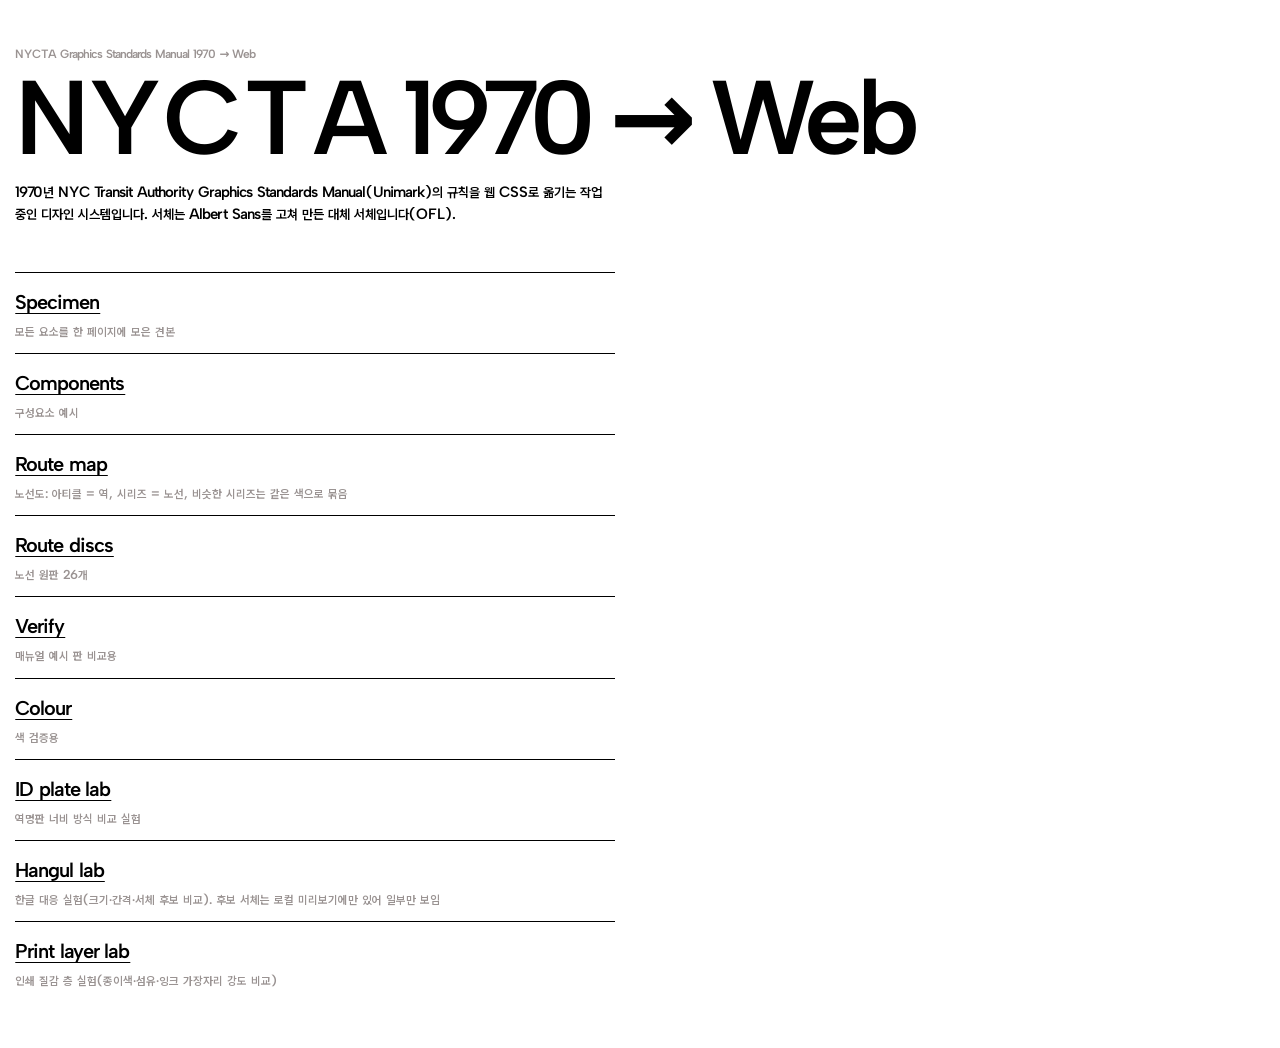
<file: index.html>
<!DOCTYPE html>
<html lang="ko">
<head>
<meta charset="utf-8">
<meta name="viewport" content="width=device-width, initial-scale=1">
<title>NYCTA 1970 → Web</title>
<link rel="stylesheet" href="css/nycta.css">
<script>/* Local preview font (tools/build_fonts.py helvetica). Never ship (DEC-028). file:// and localhost load it by default; ?font=albert shows the shipped font, ?font=helvetica forces the preview. */ (function(){var q=location.search,local=location.protocol==='file:'||/^(localhost|127\.0\.0\.1|\[::1\])$/.test(location.hostname);if(/[?&]font=helvetica\b/.test(q)||(local&&!/[?&]font=albert\b/.test(q)))document.write('<link rel="stylesheet" href="preview/helvetica.css">');})();</script>
<style>
  /* page scaffolding only (not part of the system) */
  main { padding: var(--doc-space-4) var(--doc-space-3); max-width: 1200px; }
  .cap { font-size: 12px; color: var(--c-grey); margin: 0 0 6px; letter-spacing: 0; word-spacing: normal; line-height: 1.4; }
  .lead { font-size: 15px; letter-spacing: 0; word-spacing: normal; line-height: 1.5; max-width: 60ch; }
  ul { list-style: none; margin: var(--doc-space-4) 0 0; padding: 0; max-width: 60ch; }
  li { border-top: var(--doc-rule) solid var(--fg); padding: 12px 0; }
  li a { font-size: 1.25rem; }
  li span { display: block; font-size: 13px; letter-spacing: 0; word-spacing: normal; line-height: 1.4; color: var(--c-grey); margin-top: 4px; }
</style>
</head>
<body>
<main>
  <p class="cap">NYCTA Graphics Standards Manual 1970 → Web</p>
  <h1 lang="en">NYCTA 1970 → Web</h1>
  <p class="lead">1970년 NYC Transit Authority Graphics Standards Manual(Unimark)의 규칙을 웹 CSS로 옮기는 작업 중인 디자인 시스템입니다. 서체는 Albert Sans를 고쳐 만든 대체 서체입니다(OFL).</p>
  <ul>
    <li><a href="specimen.html">Specimen</a><span>모든 요소를 한 페이지에 모은 견본</span></li>
    <li><a href="components.html">Components</a><span>구성요소 예시</span></li>
    <li><a href="map.html">Route map</a><span>노선도: 아티클 = 역, 시리즈 = 노선, 비슷한 시리즈는 같은 색으로 묶음</span></li>
    <li><a href="discs.html">Route discs</a><span>노선 원판 26개</span></li>
    <li><a href="verify.html">Verify</a><span>매뉴얼 예시 판 비교용</span></li>
    <li><a href="verify_color.html">Colour</a><span>색 검증용</span></li>
    <li><a href="lab-ident.html">ID plate lab</a><span>역명판 너비 방식 비교 실험</span></li>
    <li><a href="lab-hangul.html">Hangul lab</a><span>한글 대응 실험(크기·간격·서체 후보 비교). 후보 서체는 로컬 미리보기에만 있어 일부만 보임</span></li>
    <li><a href="lab-print.html">Print layer lab</a><span>인쇄 질감 층 실험(종이색·섬유·잉크 가장자리 강도 비교)</span></li>
  </ul>
</main>
</body>
</html>
</file>
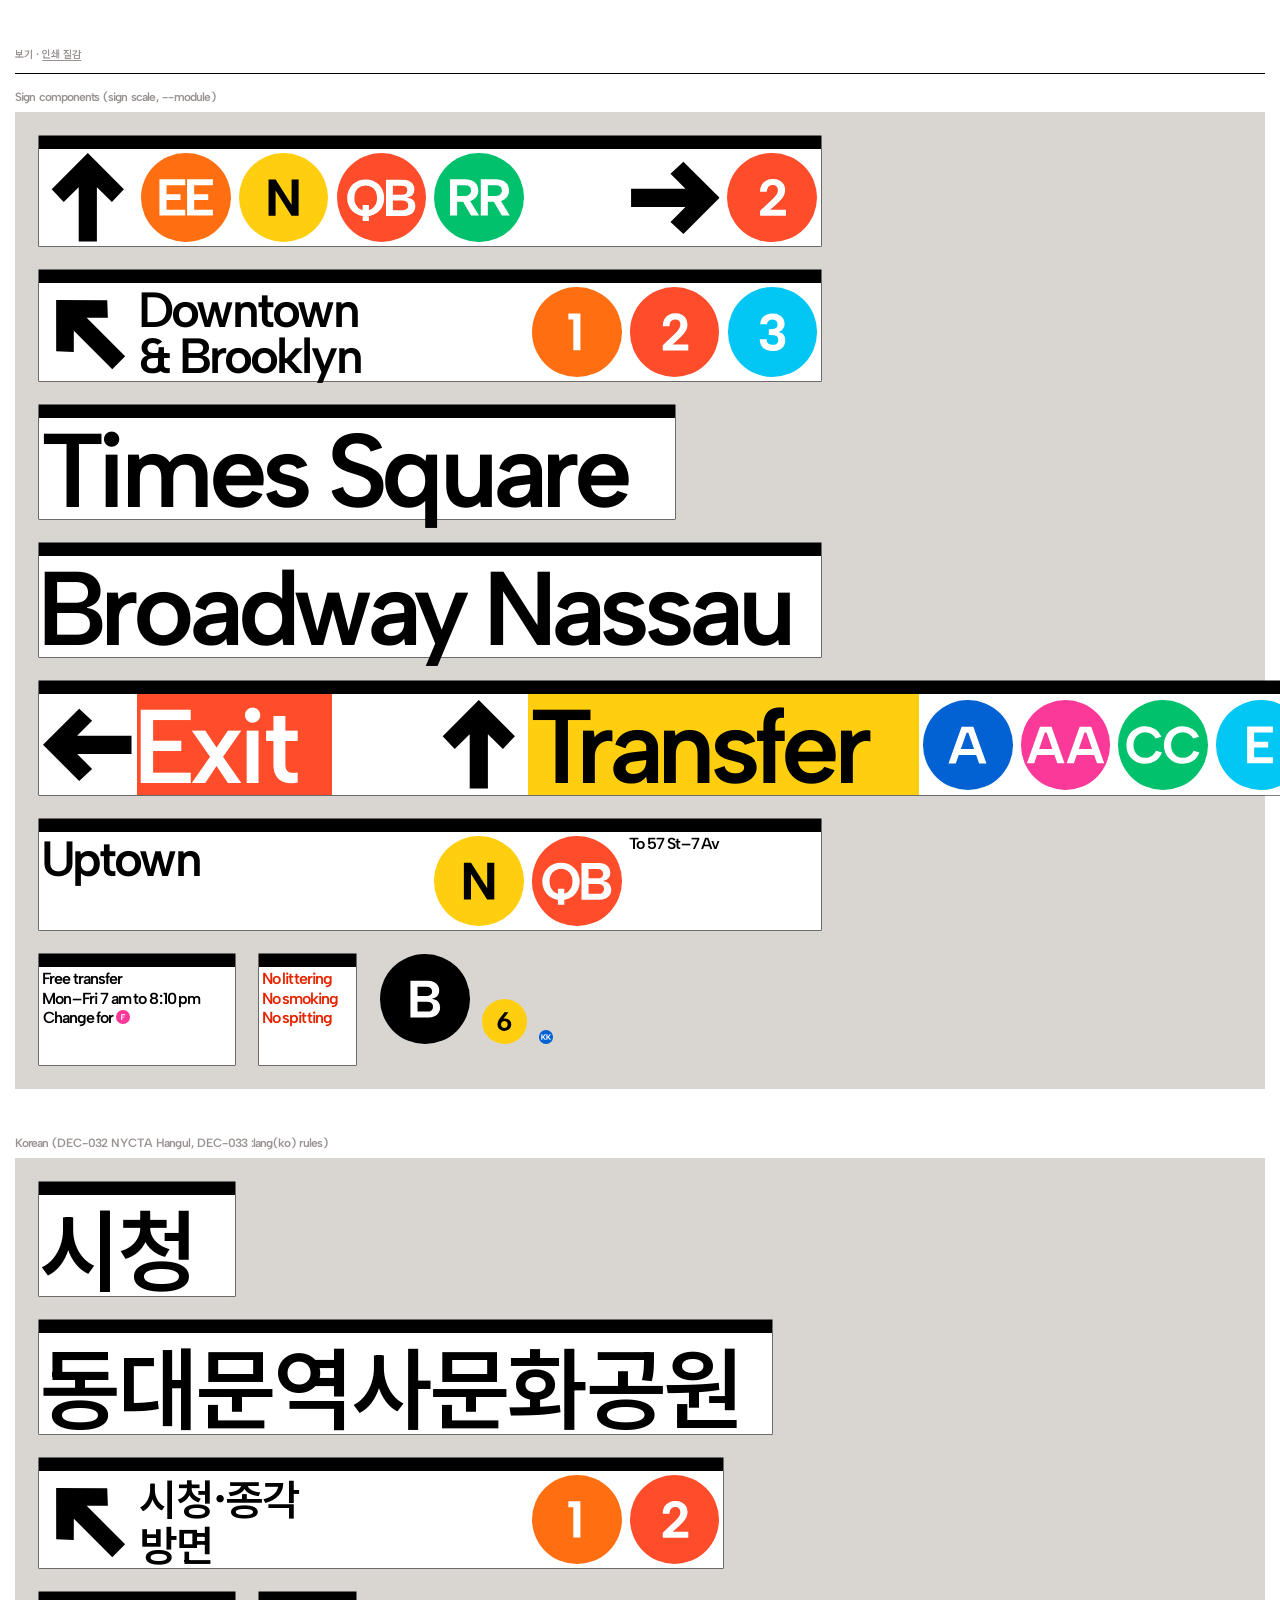
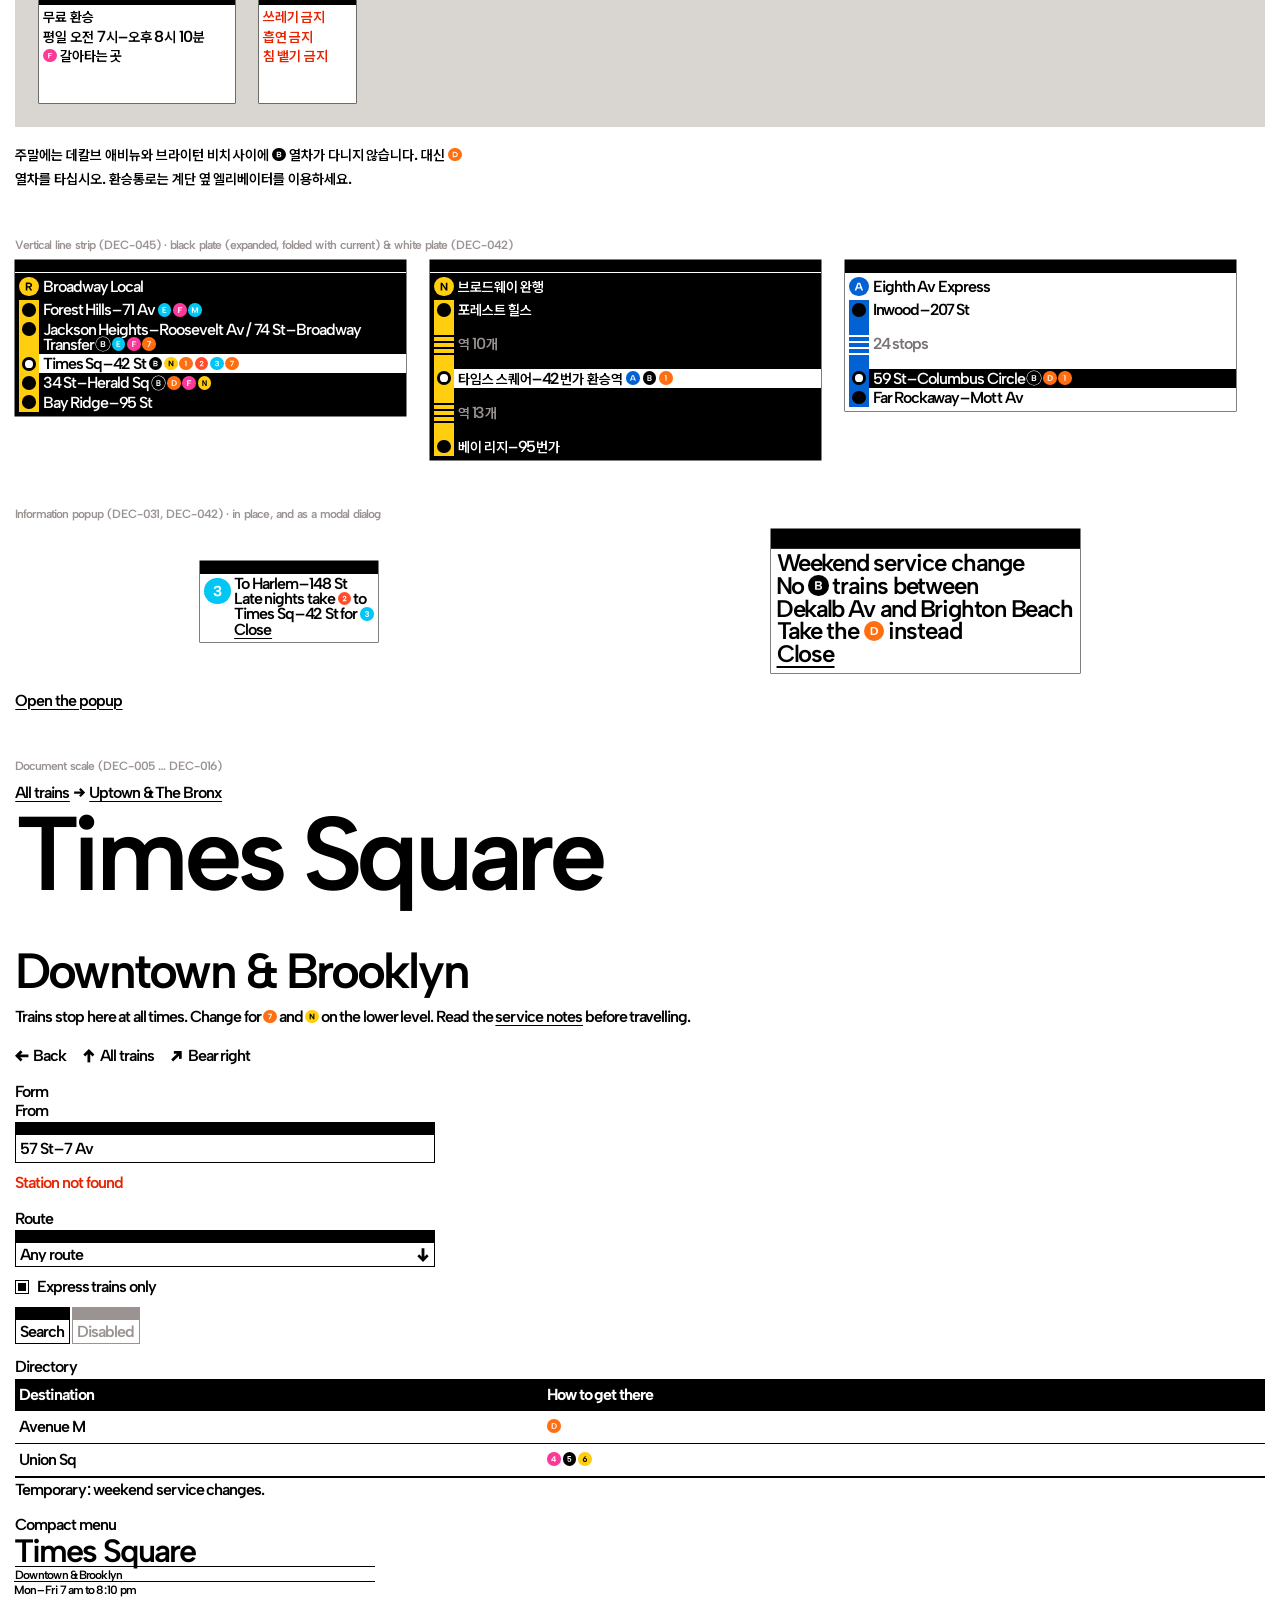
<file: components.html>
<!DOCTYPE html>
<html lang="en">
<head>
<meta charset="utf-8">
<meta name="viewport" content="width=device-width, initial-scale=1">
<title>NYCTA 1970 → Web · component examples</title>
<link rel="stylesheet" href="css/nycta.css">
<script src="js/nycta.js" defer></script>
<script>/* Local preview font (tools/build_fonts.py helvetica). Never ship (DEC-028). file:// and localhost load it by default; ?font=albert shows the shipped font, ?font=helvetica forces the preview. */ (function(){var q=location.search,local=location.protocol==='file:'||/^(localhost|127\.0\.0\.1|\[::1\])$/.test(location.hostname);if(/[?&]font=helvetica\b/.test(q)||(local&&!/[?&]font=albert\b/.test(q)))document.write('<link rel="stylesheet" href="preview/helvetica.css">');})();</script>
<style>
  /* page scaffolding only (not part of the system) */
  main { padding: var(--doc-space-4) var(--doc-space-3); max-width: 1400px; }
  .demo { margin: 0 0 var(--doc-space-4); }
  .cap { font-size: 12px; color: var(--c-grey); margin: 0 0 6px; letter-spacing: 0; word-spacing: normal; line-height: 1.4; }
  .toolbar { display: flex; flex-wrap: wrap; gap: 12px 20px; align-items: center; margin: 0 0 var(--doc-space-3); padding-bottom: 10px; border-bottom: var(--doc-rule) solid var(--fg); }
  .toolbar .cap { margin: 0; }
  .wall { background: #d9d6d2; padding: 24px; display: grid; grid-template-columns: minmax(0,1fr); gap: 24px; justify-items: start; }
  @media (prefers-color-scheme: dark) { :root:not([data-theme="light"]) .wall { background: #2a2a2a; } }
  :root[data-theme="dark"] .wall { background: #2a2a2a; }
</style>
</head>
<body>
<svg width="0" height="0" style="position:absolute" aria-hidden="true">
  <!-- ARROW-005 | pdf p.60 | [이미지판독] normalized to construction circle D = 1 -->
  <symbol id="arrow" viewBox="-0.5 -0.5 1 1">
    <path d="M -0.488 -0.1015 L 0.119 -0.1015 L -0.048 -0.269 L 0.096 -0.403 L 0.5 0 L 0.096 0.403 L -0.048 0.269 L 0.119 0.1015 L -0.488 0.1015 Z"/>
  </symbol>
</svg>

<main>
  <div class="toolbar" lang="ko">
    <p class="cap">보기 · <button type="button" class="print-toggle" data-print-toggle aria-pressed="false">인쇄 질감</button></p>
  </div>
  <section class="demo">
    <p class="cap">Sign components (sign scale, --module)</p>
    <div class="wall">

      <!-- SIGN-005 ex.4: ↑ EE N QB RR [blank] → 2 -->
      <div class="plate sign-direction" role="img" aria-label="Straight ahead: EE, N, QB, RR. Right: 2">
        <div class="m m-center"><svg class="arrow" data-dir="up"><use href="#arrow"/></svg></div>
        <div class="m m-center"><span class="disc" data-line="EE"><span>EE</span></span></div>
        <div class="m m-center"><span class="disc" data-line="N"><span>N</span></span></div>
        <div class="m m-center"><span class="disc" data-line="QB"><span>QB</span></span></div>
        <div class="m m-center"><span class="disc" data-line="RR"><span>RR</span></span></div>
        <div class="m m-blank"></div>
        <div class="m m-center"><svg class="arrow" data-dir="right"><use href="#arrow"/></svg></div>
        <div class="m m-center"><span class="disc" data-line="2"><span>2</span></span></div>
      </div>

      <!-- SIGN-005 ex.3: ↖ Downtown & Brooklyn ①②③ -->
      <div class="plate sign-direction">
        <div class="m m-center"><svg class="arrow" data-dir="up-left"><use href="#arrow"/></svg></div>
        <div class="m m-4"><p class="t-direction trim">Downtown<br>&amp; Brooklyn</p></div>
        <div class="m m-center"><span class="disc" data-line="1"><span>1</span></span></div>
        <div class="m m-center"><span class="disc" data-line="2"><span>2</span></span></div>
        <div class="m m-center"><span class="disc" data-line="3"><span>3</span></span></div>
      </div>

      <!-- SIGN-012: identification 6×1 and 4×1 (pdf p.66 examples) -->
      <div class="plate sign-ident">
        <div class="m m-6"><p class="t-ident trim">Times Square</p></div>
      </div>
      <div class="plate sign-ident">
        <div class="m m-8"><p class="t-ident trim">Broadway Nassau</p></div>
      </div>

      <!-- SIGN-013: ← Exit [blank] ↑ Transfer (A)(AA)(CC)(E) -->
      <div class="plate">
        <div class="m m-center"><svg class="arrow" data-dir="left"><use href="#arrow"/></svg></div>
        <div class="m m-exit"><p class="t-ident trim">Exit</p></div>
        <div class="m m-blank"></div>
        <div class="m m-center"><svg class="arrow" data-dir="up"><use href="#arrow"/></svg></div>
        <div class="m m-transfer m-auto"><p class="t-ident trim">Transfer</p></div>
        <div class="m m-center"><span class="disc" data-line="A"><span>A</span></span></div>
        <div class="m m-center"><span class="disc" data-line="AA"><span>AA</span></span></div>
        <div class="m m-center"><span class="disc" data-line="CC"><span>CC</span></span></div>
        <div class="m m-center"><span class="disc" data-line="E"><span>E</span></span></div>
      </div>

      <!-- GRID-022 / COPY-012: train information sign -->
      <div class="plate sign-train">
        <div class="m m-4"><p class="t-direction trim">Uptown</p></div>
        <div class="m m-center"><span class="disc" data-line="N"><span>N</span></span></div>
        <div class="m m-center"><span class="disc" data-line="QB"><span>QB</span></span></div>
        <div class="m m-info"><p class="t-info trim">To 57 St–7 Av</p></div>
      </div>

      <div style="display:flex; gap:24px; align-items:flex-start">
        <!-- GRID-018: informational 2×1, Grid 1, inline disc -->
        <div class="plate">
          <div class="m m-2"><div class="stack-g1">
            <p class="t-info trim">Free transfer</p>
            <p class="t-info trim">Mon–Fri 7 am to 8:10 pm</p>
            <p class="t-info trim">Change for <span class="disc disc--inline" data-line="F"><span>F</span></span></p>
          </div></div>
        </div>
        <!-- SIGN-018: mandatory 1×1 -->
        <div class="plate">
          <div class="m m-mandatory"><div class="stack-g1">
            <p class="t-info trim">No littering</p><p class="t-info trim">No smoking</p><p class="t-info trim">No spitting</p>
          </div></div>
        </div>
        <!-- DISC-001 sizes -->
        <div style="display:flex; gap:12px; align-items:flex-end">
          <span class="disc" data-line="B"><span>B</span></span>
          <span class="disc disc--m" data-line="6"><span>6</span></span>
          <span class="disc disc--s" data-line="KK"><span>KK</span></span>
        </div>
      </div>
    </div>
  </section>

  <section class="demo" lang="ko">
    <p class="cap" lang="en">Korean (DEC-032 NYCTA Hangul, DEC-033 :lang(ko) rules)</p>
    <div class="wall">
      <div class="plate sign-ident"><div class="m"><p class="t-ident trim">시청</p></div></div>
      <div class="plate sign-ident"><div class="m"><p class="t-ident trim">동대문역사문화공원</p></div></div>
      <div class="plate sign-direction">
        <div class="m m-center"><svg class="arrow" data-dir="up-left"><use href="#arrow"/></svg></div>
        <div class="m m-4"><p class="t-direction trim">시청·종각<br>방면</p></div>
        <div class="m m-center"><span class="disc" data-line="1"><span>1</span></span></div>
        <div class="m m-center"><span class="disc" data-line="2"><span>2</span></span></div>
      </div>
      <div style="display:flex; gap:24px; align-items:flex-start">
        <div class="plate">
          <div class="m m-2"><div class="stack-g1">
            <p class="t-info trim">무료 환승</p>
            <p class="t-info trim">평일 오전 7시–오후 8시 10분</p>
            <p class="t-info trim"><span class="disc disc--inline" data-line="F"><span>F</span></span> 갈아타는 곳</p>
          </div></div>
        </div>
        <div class="plate">
          <div class="m m-mandatory"><div class="stack-g1">
            <p class="t-info trim">쓰레기 금지</p><p class="t-info trim">흡연 금지</p><p class="t-info trim">침 뱉기 금지</p>
          </div></div>
        </div>
      </div>
    </div>
    <p style="max-width:28em; margin:16px 0 0">주말에는 데칼브 애비뉴와 브라이턴 비치 사이에 <span class="disc disc--inline" data-line="B"><span>B</span></span> 열차가 다니지 않습니다. 대신 <span class="disc disc--inline" data-line="D"><span>D</span></span> 열차를 타십시오. 환승통로는 계단 옆 엘리베이터를 이용하세요.</p>
  </section>

  <section class="demo">
    <p class="cap">Vertical line strip (DEC-045) · black plate (expanded, folded with current) &amp; white plate (DEC-042)</p>
    <div style="display:flex; flex-wrap:wrap; gap:24px; align-items:flex-start">

      <!-- Black plate (default), expanded, yellow strip, wrapped name + transfer discs, current station -->
      <div class="line-strip" data-color="yellow">
        <button type="button" class="line-strip__head" aria-expanded="true">
          <span class="disc line-strip__disc" data-line="R" data-color="yellow"><span>R</span></span>
          <span class="line-strip__title">Broadway Local</span>
        </button>
        <ol class="line-strip__stops">
          <li class="line-strip__stop">
            <span class="line-strip__name">Forest Hills–71 <span class="line-strip__tail">Av <span class="disc disc--inline" data-line="E"><span>E</span></span></span> <span class="disc disc--inline" data-line="F"><span>F</span></span> <span class="disc disc--inline" data-line="M"><span>M</span></span></span>
          </li>
          <li class="line-strip__stop">
            <span class="line-strip__name">Jackson Heights–Roosevelt Av / 74 St–Broadway <span class="line-strip__tail">Transfer <span class="disc disc--inline" data-line="B"><span>B</span></span></span> <span class="disc disc--inline" data-line="E"><span>E</span></span> <span class="disc disc--inline" data-line="F"><span>F</span></span> <span class="disc disc--inline" data-line="7"><span>7</span></span></span>
          </li>
          <li class="line-strip__stop is-current" aria-current="location">
            <span class="line-strip__name">Times Sq–42 <span class="line-strip__tail">St <span class="disc disc--inline" data-line="B"><span>B</span></span></span> <span class="disc disc--inline" data-line="N"><span>N</span></span> <span class="disc disc--inline" data-line="1"><span>1</span></span> <span class="disc disc--inline" data-line="2"><span>2</span></span> <span class="disc disc--inline" data-line="3"><span>3</span></span> <span class="disc disc--inline" data-line="7"><span>7</span></span></span>
          </li>
          <li class="line-strip__stop">
            <span class="line-strip__name">34 St–Herald <span class="line-strip__tail">Sq <span class="disc disc--inline" data-line="B"><span>B</span></span></span> <span class="disc disc--inline" data-line="D"><span>D</span></span> <span class="disc disc--inline" data-line="F"><span>F</span></span> <span class="disc disc--inline" data-line="N"><span>N</span></span></span>
          </li>
          <li class="line-strip__stop">
            <span class="line-strip__name">Bay Ridge–95 St</span>
          </li>
        </ol>
      </div>

      <!-- Black plate, folded with current station in the middle (Korean) -->
      <div class="line-strip" lang="ko" data-line="N">
        <button type="button" class="line-strip__head" aria-expanded="false">
          <span class="disc line-strip__disc" data-line="N"><span>N</span></span>
          <span class="line-strip__title">브로드웨이 완행</span>
        </button>
        <ol class="line-strip__stops">
          <li class="line-strip__stop">
            <span class="line-strip__name">포레스트 힐스</span>
          </li>
          <li class="line-strip__fold">
            <span class="line-strip__count">역 10개</span>
          </li>
          <li class="line-strip__stop is-current" aria-current="location">
            <span class="line-strip__name">타임스 스퀘어–42번가 <span class="line-strip__tail">환승역 <span class="disc disc--inline" data-line="A"><span>A</span></span></span> <span class="disc disc--inline" data-line="B"><span>B</span></span> <span class="disc disc--inline" data-line="1"><span>1</span></span></span>
          </li>
          <li class="line-strip__fold">
            <span class="line-strip__count">역 13개</span>
          </li>
          <li class="line-strip__stop">
            <span class="line-strip__name">베이 리지–95번가</span>
          </li>
        </ol>
      </div>

      <!-- White plate (DEC-042), folded + current station with black transfer disc -->
      <div class="line-strip line-strip--light" data-line="A">
        <button type="button" class="line-strip__head" aria-expanded="false">
          <span class="disc line-strip__disc" data-line="A"><span>A</span></span>
          <span class="line-strip__title">Eighth Av Express</span>
        </button>
        <ol class="line-strip__stops">
          <li class="line-strip__stop">
            <span class="line-strip__name">Inwood–207 St</span>
          </li>
          <li class="line-strip__fold">
            <span class="line-strip__count">24 stops</span>
          </li>
          <li class="line-strip__stop is-current" aria-current="location">
            <span class="line-strip__name">59 St–Columbus <span class="line-strip__tail">Circle <span class="disc disc--inline" data-line="B"><span>B</span></span></span> <span class="disc disc--inline" data-line="D"><span>D</span></span> <span class="disc disc--inline" data-line="1"><span>1</span></span></span>
          </li>
          <li class="line-strip__stop">
            <span class="line-strip__name">Far Rockaway–Mott Av</span>
          </li>
        </ol>
      </div>

    </div>
  </section>

  <section class="demo">
    <p class="cap">Information popup (DEC-031, DEC-042) · in place, and as a modal dialog</p>
    <div style="display:flex; flex-wrap:wrap; gap:24px; align-items:flex-start">
<div class="popup" role="dialog" aria-labelledby="pop-a-t">
  <div class="popup__body">
    <span class="disc popup__disc" data-line="3" role="img" aria-label="3 train"><span>3</span></span>
    <div class="popup__text">
      <p id="pop-a-t">To Harlem–148 St</p>
      <p>Late nights take <span class="disc disc--inline" data-line="2"><span>2</span></span> to</p>
      <p>Times Sq–42 St for <span class="disc disc--inline" data-line="3"><span>3</span></span></p>
      <p><button type="button" class="popup__close">Close</button></p>
    </div>
  </div>
</div>
<div class="popup" role="dialog" style="--popup-fs: 1.5rem" aria-labelledby="pop-b-t">
  <div class="popup__body">
    <div class="popup__text">
      <p id="pop-b-t">Weekend service change</p>
      <p>No <span class="disc disc--inline" data-line="B"><span>B</span></span> trains between</p>
      <p>Dekalb Av and Brighton Beach</p>
      <p>Take the <span class="disc disc--inline" data-line="D"><span>D</span></span> instead</p>
      <p><button type="button" class="popup__close">Close</button></p>
    </div>
  </div>
</div>
    </div>
    <p style="margin-top:var(--doc-space-3)"><button type="button" class="btn-link" onclick="document.getElementById('pop-m').showModal()">Open the popup</button></p>
<dialog class="popup" id="pop-m" aria-labelledby="pop-m-t">
  <div class="popup__body">
    <span class="disc popup__disc" data-line="3" role="img" aria-label="3 train"><span>3</span></span>
    <div class="popup__text">
      <p id="pop-m-t">To Harlem–148 St</p>
      <p>Late nights take <span class="disc disc--inline" data-line="2"><span>2</span></span> to</p>
      <p>Times Sq–42 St for <span class="disc disc--inline" data-line="3"><span>3</span></span></p>
      <form method="dialog"><button class="popup__close" autofocus>Close</button></form>
    </div>
  </div>
</dialog>
  </section>
  <section class="demo">
    <p class="cap">Document scale (DEC-005 … DEC-016)</p>
    <nav aria-label="breadcrumb"><ol class="crumbs">
      <li><a href="#">All trains</a></li>
      <li><svg class="arrow" data-dir="right" aria-hidden="true"><use href="#arrow"/></svg></li>
      <li><a href="#">Uptown &amp; The Bronx</a></li>
    </ol></nav>
    <h1>Times Square</h1>
    <h2>Downtown &amp; Brooklyn</h2>
    <p>Trains stop here at all times. Change for <span class="disc disc--inline" data-line="7"><span>7</span></span> and <span class="disc disc--inline" data-line="N"><span>N</span></span> on the lower level. Read the <a href="#">service notes</a> before travelling.</p>
    <ul class="nav">
      <li><a href="#"><svg class="arrow" data-dir="left" aria-hidden="true"><use href="#arrow"/></svg>Back</a></li>
      <li><a href="#"><svg class="arrow" data-dir="up" aria-hidden="true"><use href="#arrow"/></svg>All trains</a></li>
      <li><a href="#"><svg class="arrow" data-dir="up-right" aria-hidden="true"><use href="#arrow"/></svg>Bear right</a></li>
    </ul>
    <h3>Form</h3>
    <form style="max-width:420px">
      <label for="from">From</label><input id="from" value="57 St–7 Av">
      <p class="error" style="margin-top:8px">Station not found</p>
      <label for="route-type" style="margin-top:12px">Route</label>
      <select id="route-type"><option>Any route</option><option>Express only</option></select>
      <label style="margin-top:12px; display:flex; align-items:center; gap:8px"><input type="checkbox" checked> Express trains only</label>
      <div style="margin-top:12px"><button type="button">Search</button> <button type="button" disabled>Disabled</button></div>
    </form>
    <h3>Directory</h3>
    <table><thead><tr><th>Destination</th><th>How to get there</th></tr></thead>
      <tbody><tr><td>Avenue M</td><td><span class="disc disc--inline" data-line="D"><span>D</span></span></td></tr>
      <tr><td>Union Sq</td><td><span class="disc disc--inline" data-line="4"><span>4</span></span> <span class="disc disc--inline" data-line="5"><span>5</span></span> <span class="disc disc--inline" data-line="6"><span>6</span></span></td></tr></tbody></table>
    <p class="notice">Temporary: weekend service changes.</p>
    <h3>Compact menu</h3>
    <div class="compact" style="max-width:360px">
      <div class="compact__title">Times Square</div>
      <div class="compact__item">Downtown &amp; Brooklyn</div>
      <div class="compact__item">Mon–Fri 7 am to 8:10 pm</div>
    </div>
  </section>
</main>
</body>
</html>
</file>
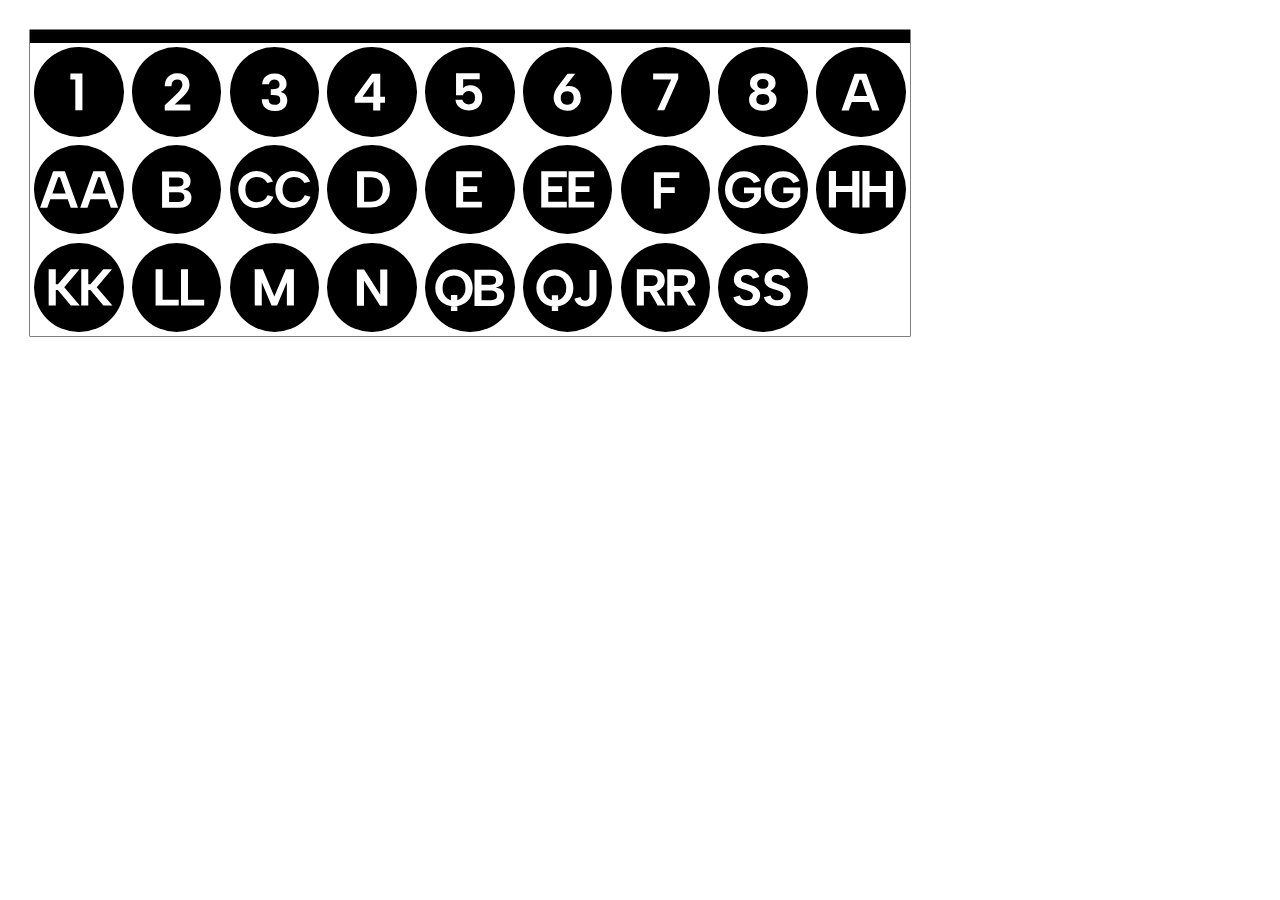
<file: discs.html>
<!DOCTYPE html><html lang="en" data-theme="light"><head><meta charset="utf-8"><link rel="stylesheet" href="css/nycta.css">
<script>/* Local preview font (tools/build_fonts.py helvetica). Never ship (DEC-028). file:// and localhost load it by default; ?font=albert shows the shipped font, ?font=helvetica forces the preview. */ (function(){var q=location.search,local=location.protocol==='file:'||/^(localhost|127\.0\.0\.1|\[::1\])$/.test(location.hostname);if(/[?&]font=helvetica\b/.test(q)||(local&&!/[?&]font=albert\b/.test(q)))document.write('<link rel="stylesheet" href="preview/helvetica.css">');})();</script>
<style>
body{padding:30px;background:#fff}
.v{margin-bottom:60px}
/* verification only: print discs black like the 1970 masters (geometry check, not color) */
.mono .disc{--line:#000 !important;color:#fff !important}
:root{--module:97.75px}
</style></head><body>
<!-- Disc centering check: all 26 routes on 1 ft modules, black like the 1970 masters (pdf p.15–40). Used by tools/verify.py -->
<div class="v mono" id="discs"><div class="plate" style="flex-wrap:wrap;width:calc(var(--module)*9)">
 <div class="m m-center"><span class="disc" data-line="1"><span>1</span></span></div>
 <div class="m m-center"><span class="disc" data-line="2"><span>2</span></span></div>
 <div class="m m-center"><span class="disc" data-line="3"><span>3</span></span></div>
 <div class="m m-center"><span class="disc" data-line="4"><span>4</span></span></div>
 <div class="m m-center"><span class="disc" data-line="5"><span>5</span></span></div>
 <div class="m m-center"><span class="disc" data-line="6"><span>6</span></span></div>
 <div class="m m-center"><span class="disc" data-line="7"><span>7</span></span></div>
 <div class="m m-center"><span class="disc" data-line="8"><span>8</span></span></div>
 <div class="m m-center"><span class="disc" data-line="A"><span>A</span></span></div>
 <div class="m m-center"><span class="disc" data-line="AA"><span>AA</span></span></div>
 <div class="m m-center"><span class="disc" data-line="B"><span>B</span></span></div>
 <div class="m m-center"><span class="disc" data-line="CC"><span>CC</span></span></div>
 <div class="m m-center"><span class="disc" data-line="D"><span>D</span></span></div>
 <div class="m m-center"><span class="disc" data-line="E"><span>E</span></span></div>
 <div class="m m-center"><span class="disc" data-line="EE"><span>EE</span></span></div>
 <div class="m m-center"><span class="disc" data-line="F"><span>F</span></span></div>
 <div class="m m-center"><span class="disc" data-line="GG"><span>GG</span></span></div>
 <div class="m m-center"><span class="disc" data-line="HH"><span>HH</span></span></div>
 <div class="m m-center"><span class="disc" data-line="KK"><span>KK</span></span></div>
 <div class="m m-center"><span class="disc" data-line="LL"><span>LL</span></span></div>
 <div class="m m-center"><span class="disc" data-line="M"><span>M</span></span></div>
 <div class="m m-center"><span class="disc" data-line="N"><span>N</span></span></div>
 <div class="m m-center"><span class="disc" data-line="QB"><span>QB</span></span></div>
 <div class="m m-center"><span class="disc" data-line="QJ"><span>QJ</span></span></div>
 <div class="m m-center"><span class="disc" data-line="RR"><span>RR</span></span></div>
 <div class="m m-center"><span class="disc" data-line="SS"><span>SS</span></span></div>
</div></div>
</body></html>
</file>
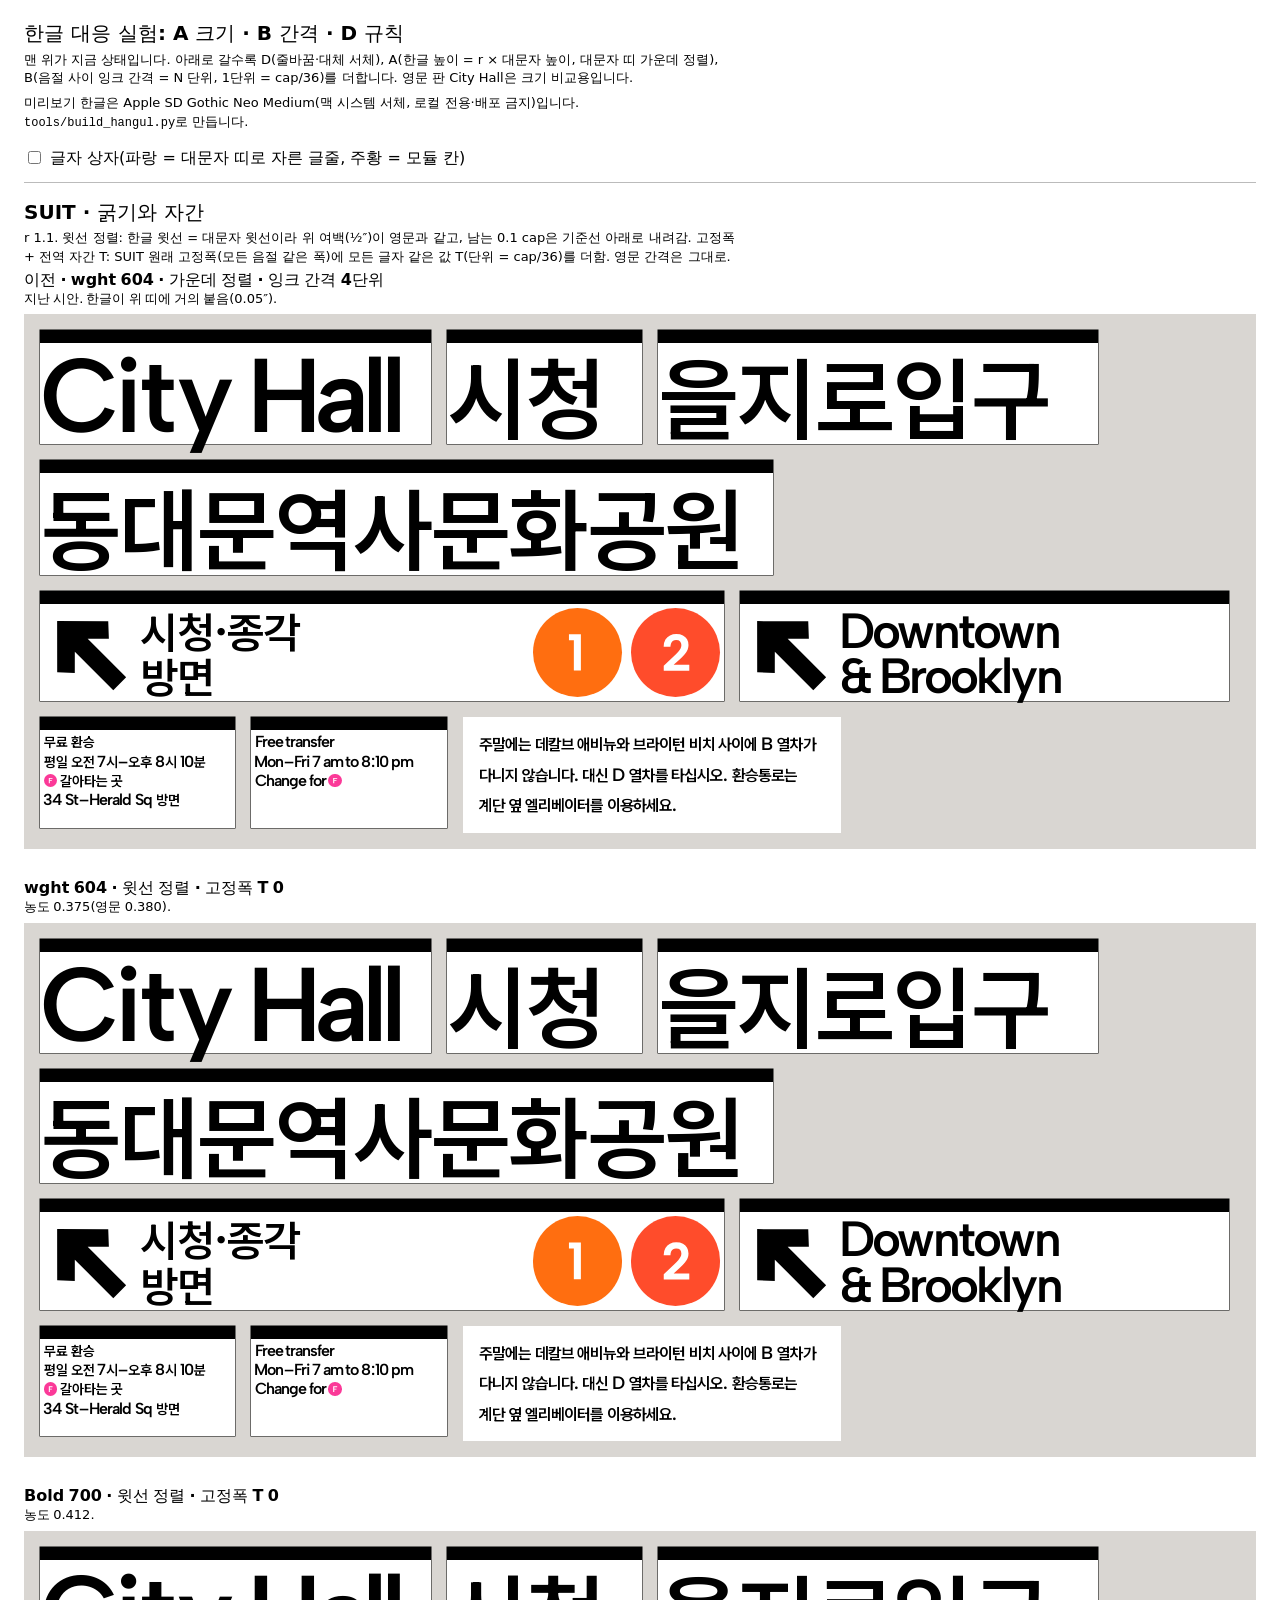
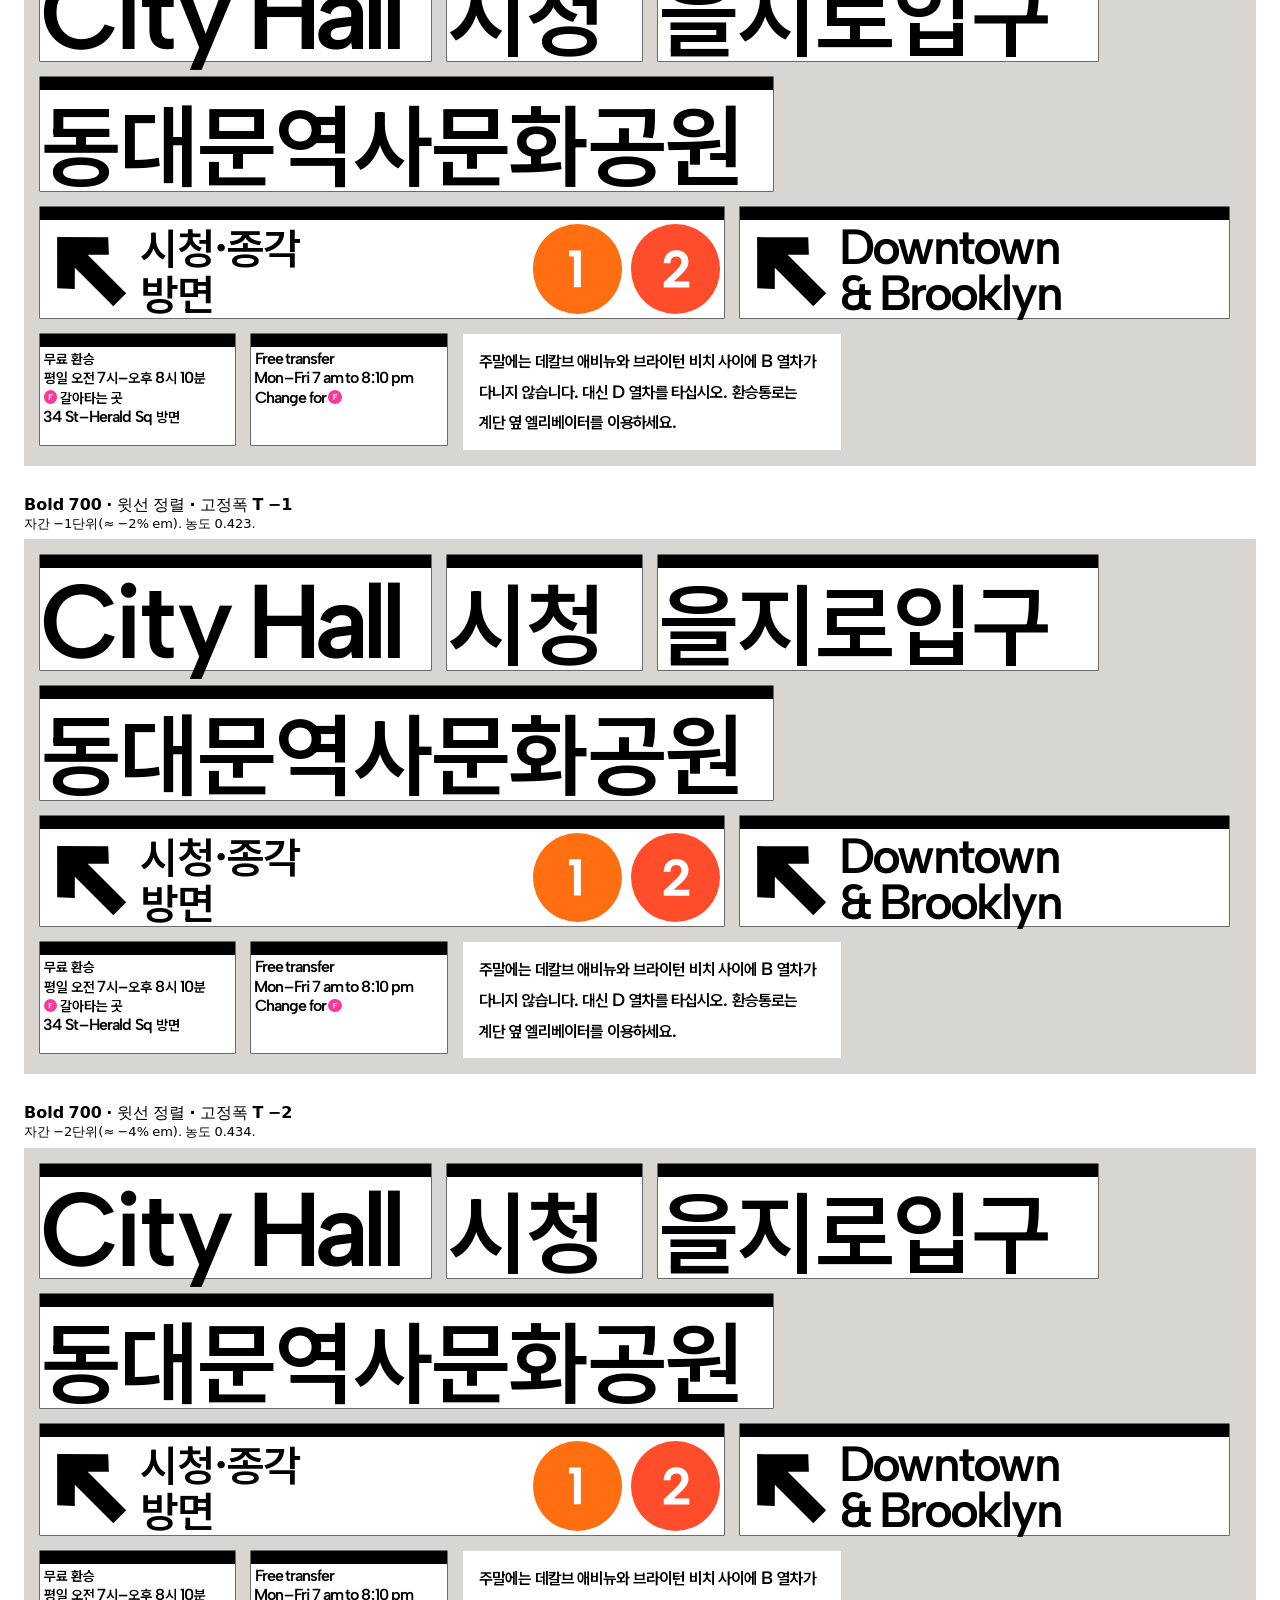
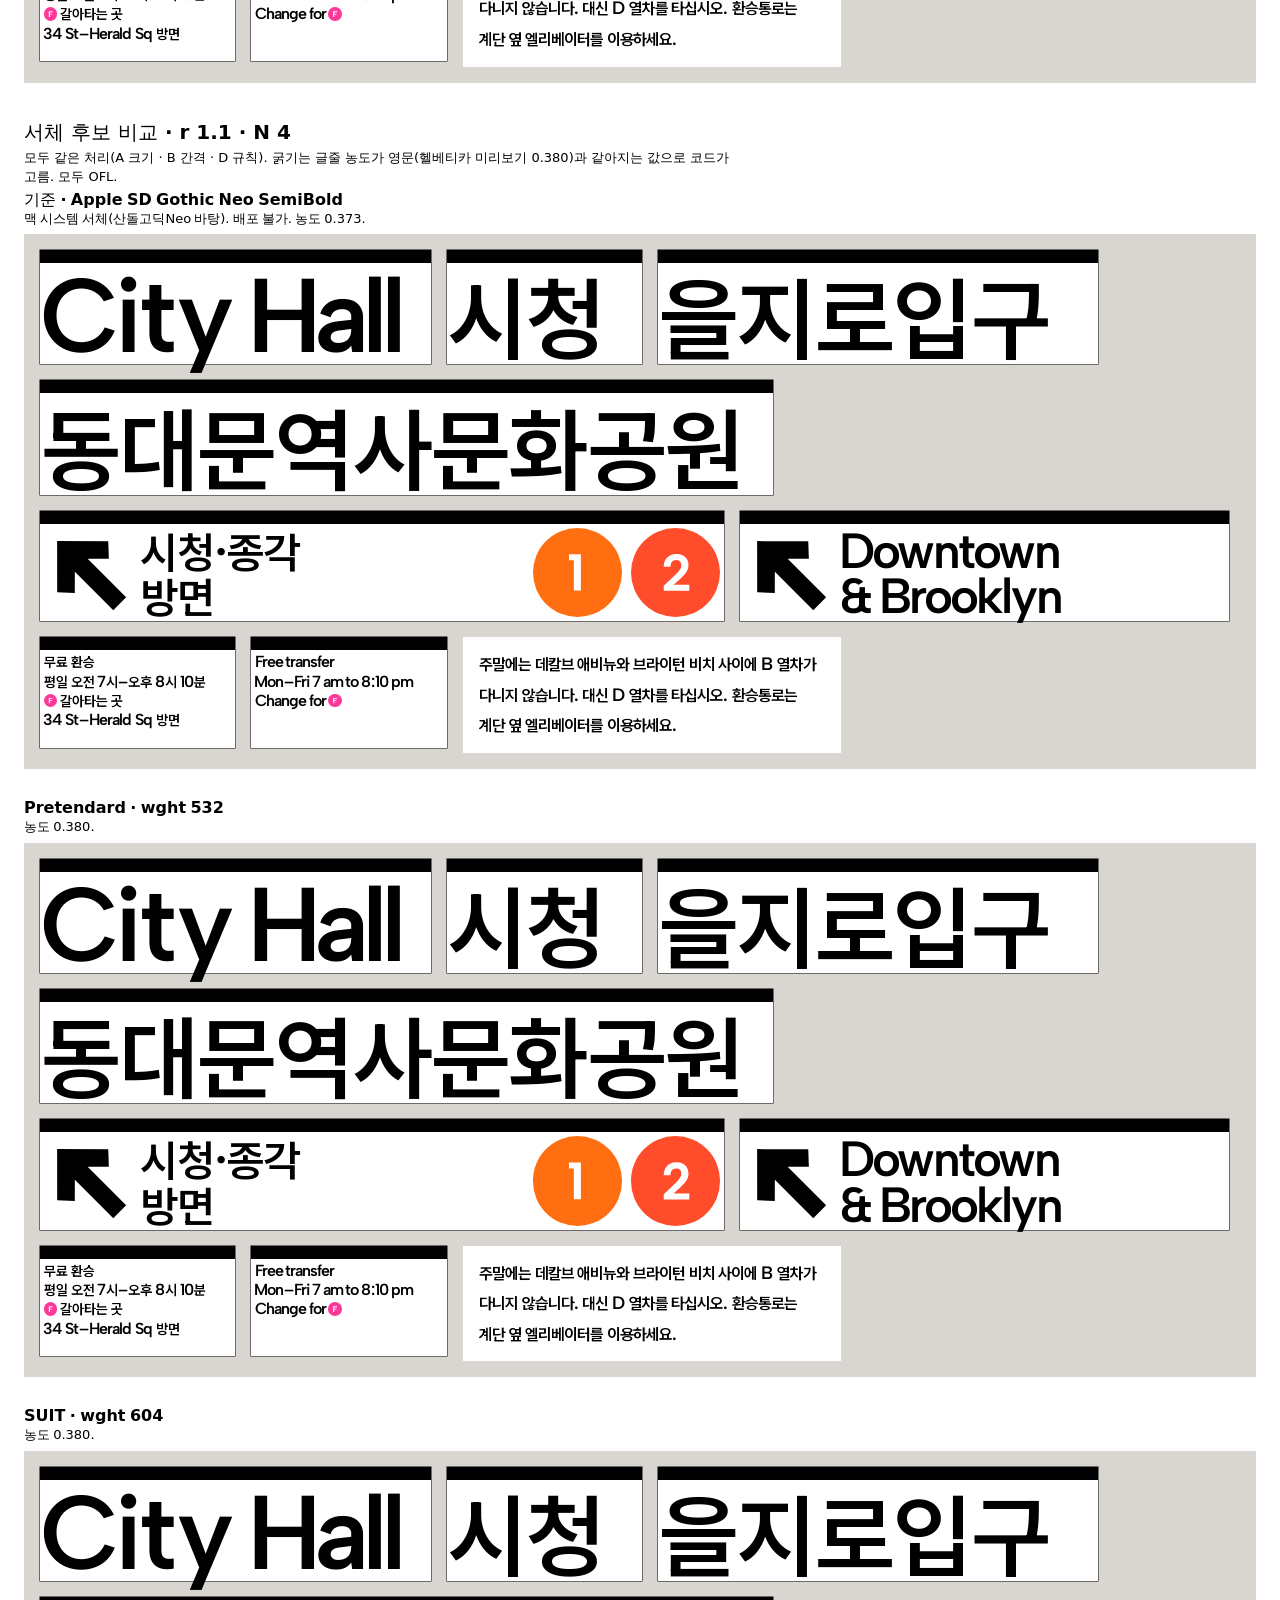
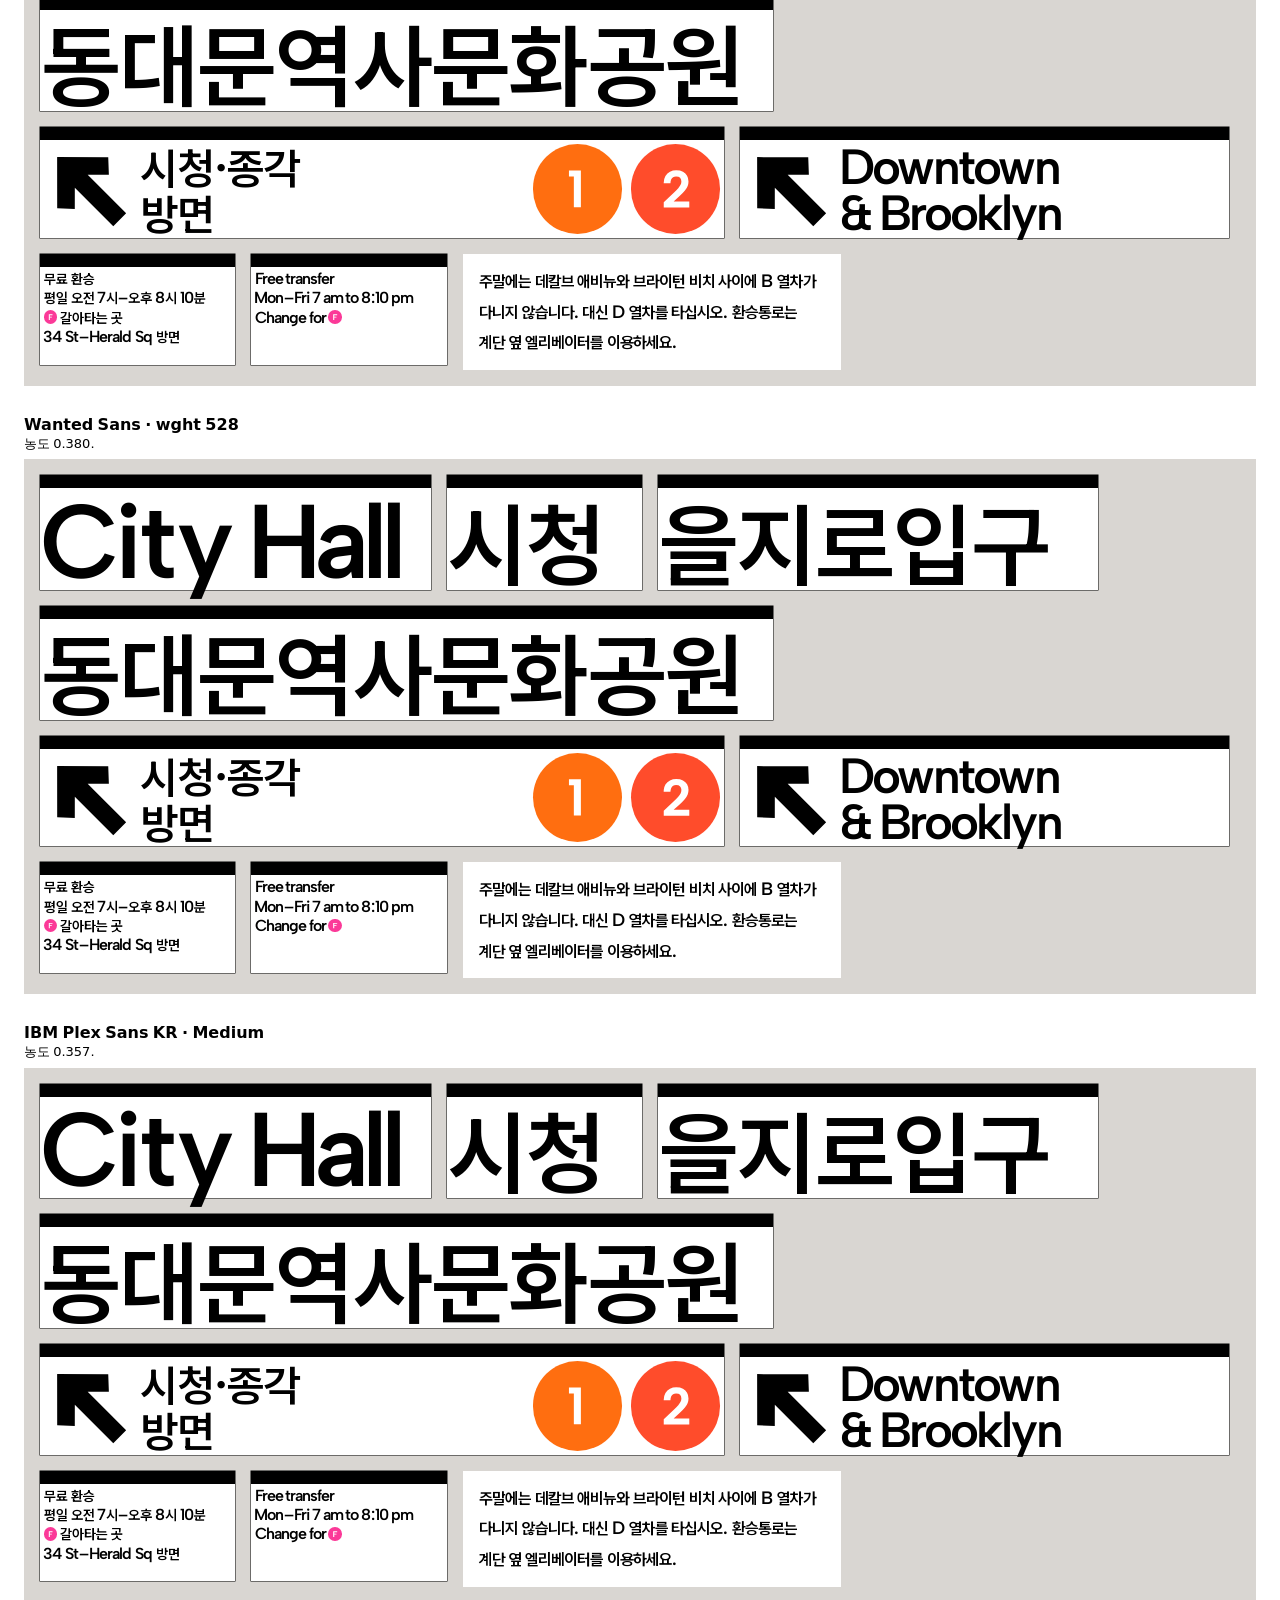
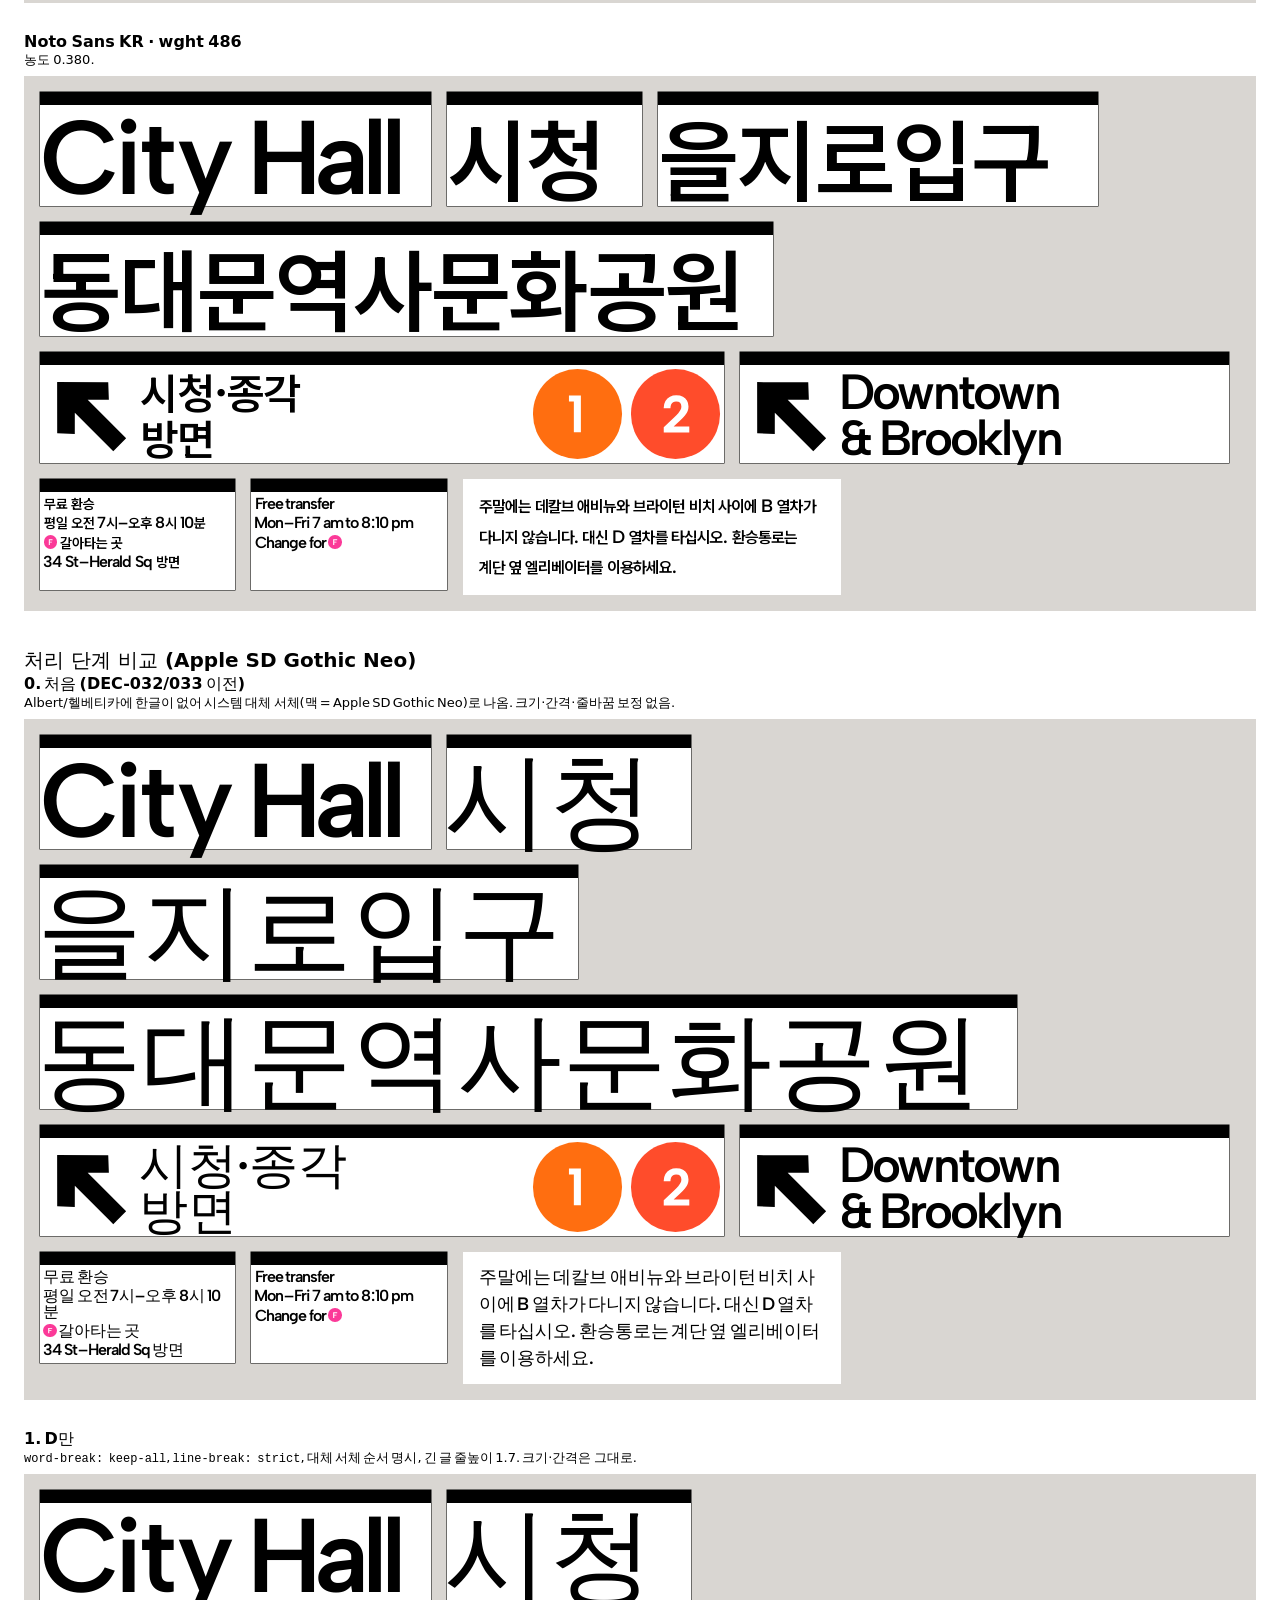
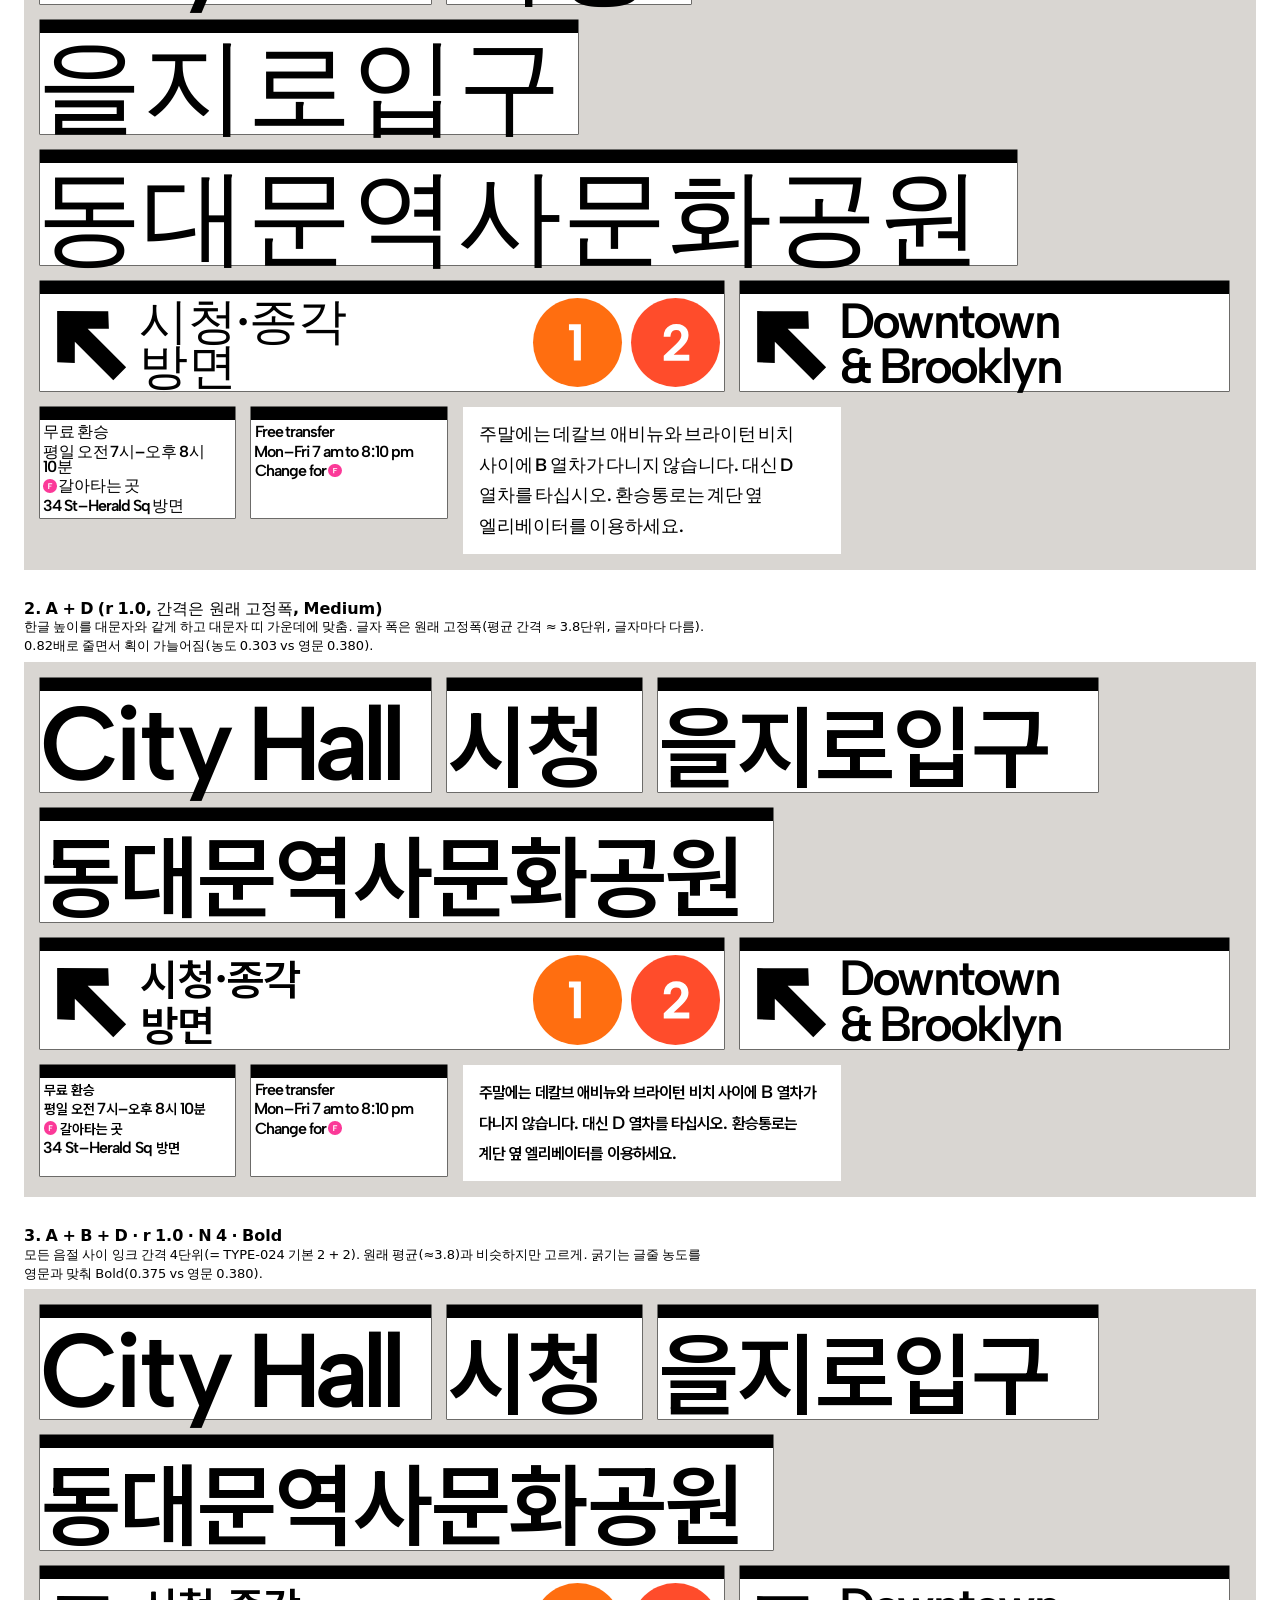
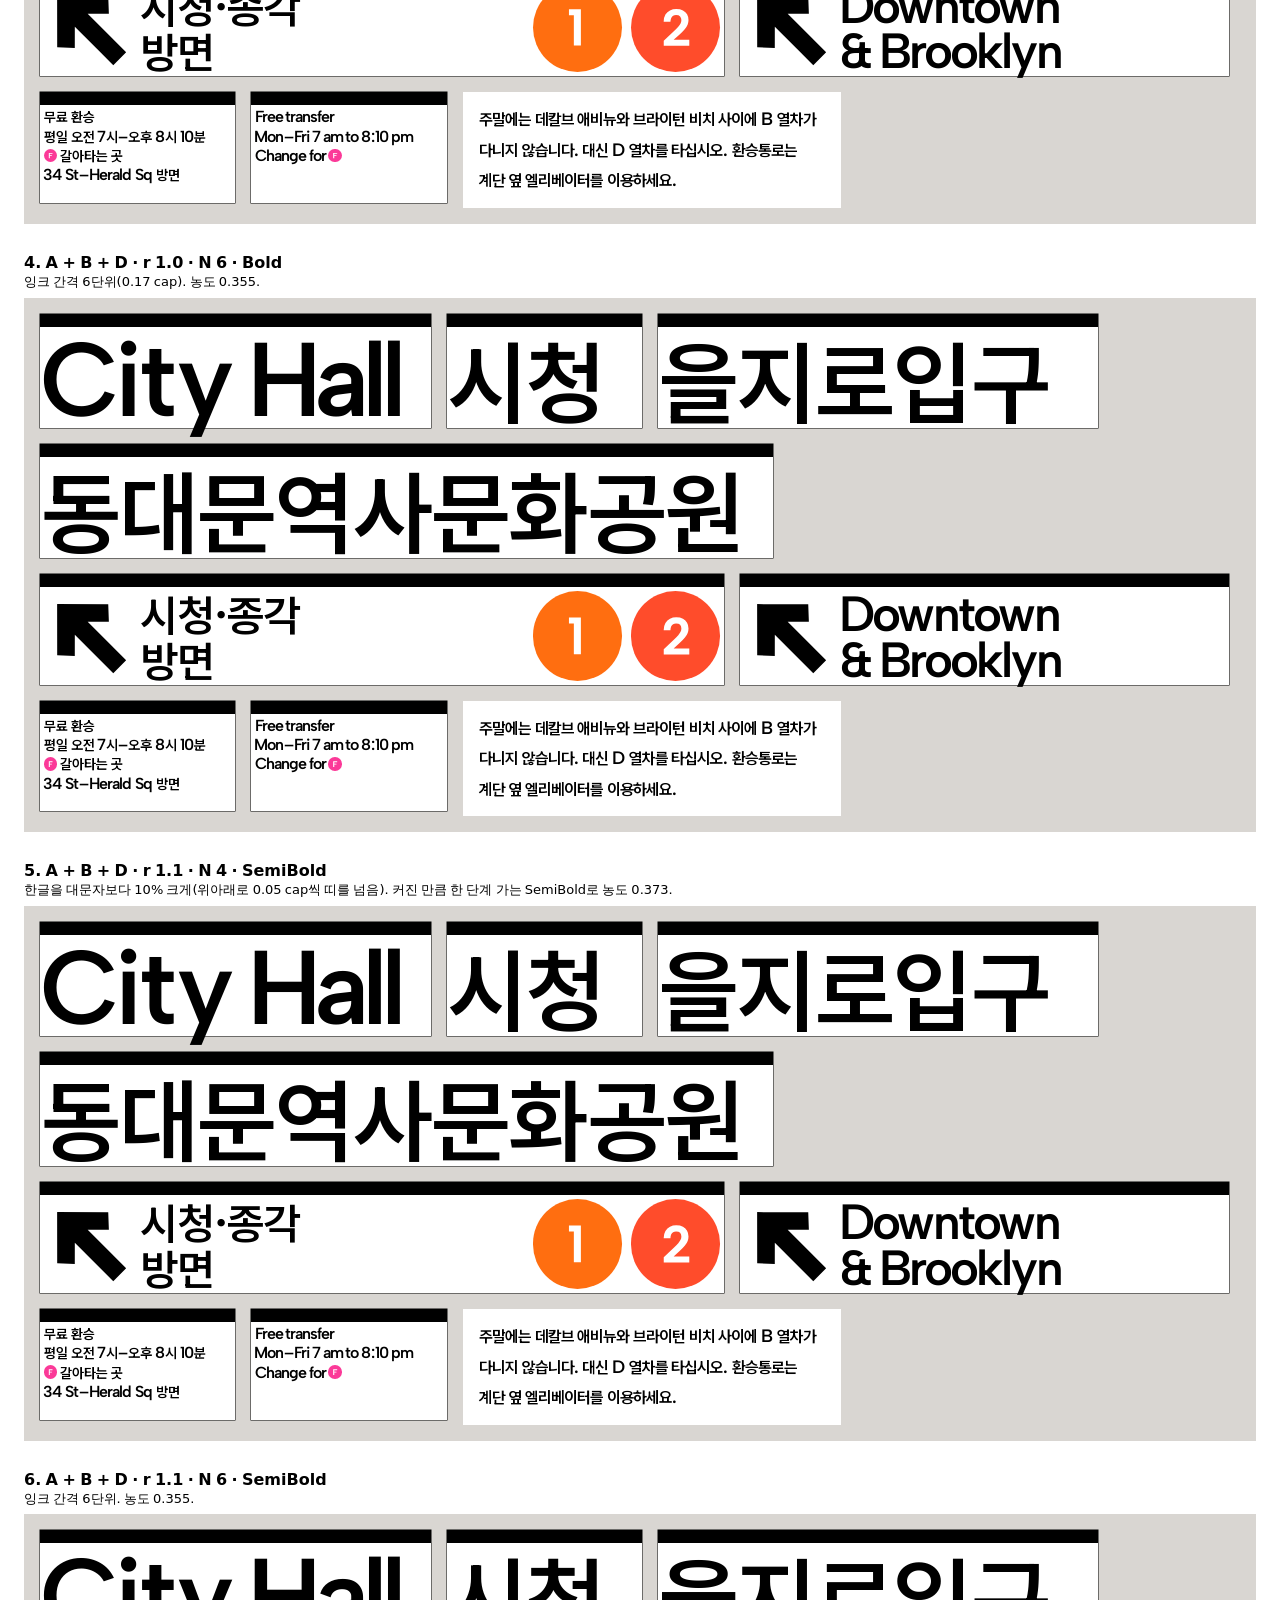
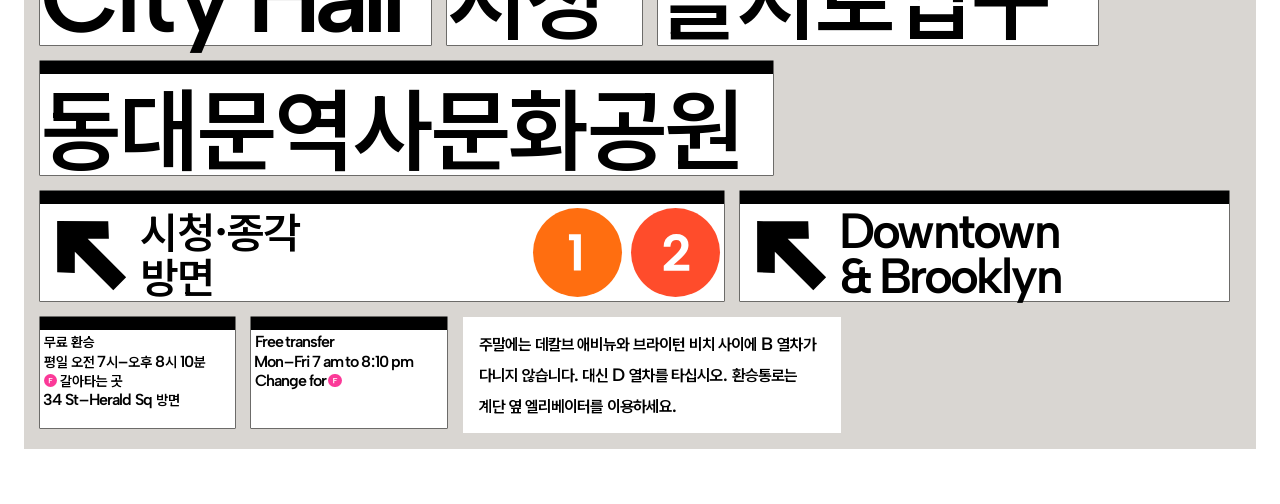
<file: lab-hangul.html>
<!DOCTYPE html>
<html lang="ko">
<head>
<meta charset="utf-8">
<meta name="viewport" content="width=device-width, initial-scale=1">
<title>한글 대응 실험</title>
<link rel="stylesheet" href="css/nycta.css">
<script src="js/nycta.js" defer></script>
<script>(function(){var q=location.search,local=location.protocol==='file:'||/^(localhost|127\.0\.0\.1|\[::1\])$/.test(location.hostname);if(/[?&]font=helvetica\b/.test(q)||(local&&!/[?&]font=albert\b/.test(q))){document.write('<link rel="stylesheet" href="preview/helvetica.css">');document.write('<link rel="stylesheet" href="preview/hangul.css">');document.write('<link rel="stylesheet" href="preview/hangul-cand.css">');}})();</script>
<style>
  /* lab scaffolding — not part of the system */
  body { padding: 24px; }
  .ui, .ui * { font-family: system-ui, sans-serif; letter-spacing: 0; word-spacing: normal; font-weight: 400; }
  .ui { font-size: 14px; line-height: 1.45; max-width: 80ch; }
  .ui h1 { font-size: 20px; font-weight: 600; margin: 0 0 8px; }
  .ui h2 { font-size: 16px; font-weight: 600; margin: 0 0 2px; }
  .ui p { margin: 0 0 6px; font-size: 13px; }
  .ui code { font-family: ui-monospace, monospace; font-size: 12px; }
  .controls { position: sticky; top: 0; z-index: 10; background: var(--bg); padding: 10px 0; margin: 0 0 20px; border-bottom: 1px solid #bbb; display: flex; gap: 24px; max-width: none; }
  .controls label { display: flex; gap: 6px; align-items: center; }
  .controls input { all: revert; }
  section { margin: 0 0 32px; }
  .wall { background: #d9d6d2; padding: 16px; display: flex; flex-wrap: wrap; gap: 16px; align-items: flex-start; }
  @media (prefers-color-scheme: dark) { :root:not([data-theme="light"]) .wall { background: #2a2a2a; } }
  :root[data-theme="dark"] .wall { background: #2a2a2a; }
  .box .trim { outline: 1px solid rgba(0,160,255,.9); outline-offset: 0; }
  .box .m { outline: 1px dashed rgba(255,120,0,.8); outline-offset: -1px; }

  /* A + B: Latin sign font first, then the Hangul companion (tools/build_hangul.py) */
  [data-ko] { font-family: "Helvetica Neue NYCTA Preview", "Albert Sans NYCTA", var(--font-ko), sans-serif; }

  /* D — script-level rules that do not depend on the font */
  .D { --lh-body: 1.7; }                                       /* long-form Hangul needs more leading than Latin */
  .D :is(.t-ident, .t-direction, .t-info, p) { word-break: keep-all; line-break: strict; overflow-wrap: anywhere; }
  .D:not([data-ko]) { font-family: "Helvetica Neue NYCTA Preview", "Albert Sans NYCTA", "Apple SD Gothic Neo", "Malgun Gothic", "Noto Sans KR", sans-serif; }
  /* Hangul word gap = 0.34 × r cap; first-glyph pull = N/2 units — only on Korean text, English keeps DEC-018/025 */
  .D[data-ko] :lang(ko) { word-spacing: var(--ws-ko); }
  .D[data-ko] :is(.t-ident, .t-direction, .t-info):lang(ko) { --lsb-comp: var(--lsb-comp-ko); }

  /* record: sections 0 and 1 show the state before DEC-032/033 */
  section[data-v="now"] { font-family: "Helvetica Neue NYCTA Preview", "Albert Sans NYCTA", system-ui, sans-serif; --lh-body: 1.5; }
  section[data-v="now"] :lang(ko) { word-break: normal; line-break: auto; word-spacing: var(--ws); --lsb-pull: var(--lsb-comp); }
  .D:not([data-ko]) :lang(ko) { word-spacing: var(--ws); --lsb-pull: var(--lsb-comp); }
  .D[data-ko] :lang(ko) { --lsb-pull: var(--lsb-comp-ko); }
  .prose { max-width: 21em; font-size: 18px; line-height: var(--lh-body); background: var(--bg); padding: 12px 16px; margin: 0; }
</style>
</head>
<body>
<div class="ui">
  <h1>한글 대응 실험: A 크기 · B 간격 · D 규칙</h1>
  <p>맨 위가 지금 상태입니다. 아래로 갈수록 D(줄바꿈·대체 서체), A(한글 높이 = r × 대문자 높이, 대문자 띠 가운데 정렬), B(음절 사이 잉크 간격 = N 단위, 1단위 = cap/36)를 더합니다. 영문 판 <i>City Hall</i>은 크기 비교용입니다.</p>
  <p>미리보기 한글은 Apple SD Gothic Neo Medium(맥 시스템 서체, 로컬 전용·배포 금지)입니다. <code>tools/build_hangul.py</code>로 만듭니다.</p>
</div>
<div class="ui controls">
  <label><input id="box" type="checkbox"> 글자 상자(파랑 = 대문자 띠로 자른 글줄, 주황 = 모듈 칸)</label>
</div>

<template id="signs">
  <div class="wall">
    <div class="plate sign-ident"><div class="m"><p class="t-ident trim" lang="en">City Hall</p></div></div>
    <div class="plate sign-ident"><div class="m"><p class="t-ident trim">시청</p></div></div>
    <div class="plate sign-ident"><div class="m"><p class="t-ident trim">을지로입구</p></div></div>
    <div class="plate sign-ident"><div class="m"><p class="t-ident trim">동대문역사문화공원</p></div></div>
    <div class="plate sign-direction">
      <div class="m m-center"><svg class="arrow" data-dir="up-left"><use href="#arrow"/></svg></div>
      <div class="m m-4"><p class="t-direction trim">시청·종각<br>방면</p></div>
      <div class="m m-center"><span class="disc" data-line="1"><span>1</span></span></div>
      <div class="m m-center"><span class="disc" data-line="2"><span>2</span></span></div>
    </div>
    <div class="plate sign-direction">
      <div class="m m-center"><svg class="arrow" data-dir="up-left"><use href="#arrow"/></svg></div>
      <div class="m m-4"><p class="t-direction trim" lang="en">Downtown<br>&amp; Brooklyn</p></div>
    </div>
    <div class="plate">
      <div class="m m-2"><div class="stack-g1">
        <p class="t-info trim">무료 환승</p>
        <p class="t-info trim">평일 오전 7시–오후 8시 10분</p>
        <p class="t-info trim"><span class="disc disc--inline" data-line="F"><span>F</span></span> 갈아타는 곳</p>
        <p class="t-info trim">34 St–Herald Sq 방면</p>
      </div></div>
    </div>
    <div class="plate">
      <div class="m m-2"><div class="stack-g1">
        <p class="t-info trim" lang="en">Free transfer</p>
        <p class="t-info trim" lang="en">Mon–Fri 7 am to 8:10 pm</p>
        <p class="t-info trim" lang="en">Change for <span class="disc disc--inline" data-line="F"><span>F</span></span></p>
      </div></div>
    </div>
    <p class="prose">주말에는 데칼브 애비뉴와 브라이턴 비치 사이에 B 열차가 다니지 않습니다. 대신 D 열차를 타십시오. 환승통로는 계단 옆 엘리베이터를 이용하세요.</p>
  </div>
</template>

<div class="ui"><h1 style="margin-top:8px">SUIT · 굵기와 자간</h1><p>r 1.1. <b>윗선 정렬</b>: 한글 윗선 = 대문자 윗선이라 위 여백(½″)이 영문과 같고, 남는 0.1 cap은 기준선 아래로 내려감. <b>고정폭 + 전역 자간 T</b>: SUIT 원래 고정폭(모든 음절 같은 폭)에 모든 글자 같은 값 T(단위 = cap/36)를 더함. 영문 간격은 그대로.</p></div>
<section data-v="D" class="D" data-ko="cand-suit"><div class="ui"><h2>이전 · wght 604 · 가운데 정렬 · 잉크 간격 4단위</h2><p>지난 시안. 한글이 위 띠에 거의 붙음(0.05″).</p></div></section>
<section data-v="D" class="D" data-ko="cand-suit-604-t0"><div class="ui"><h2>wght 604 · 윗선 정렬 · 고정폭 T 0</h2><p>농도 0.375(영문 0.380).</p></div></section>
<section data-v="D" class="D" data-ko="cand-suit-700-t0"><div class="ui"><h2>Bold 700 · 윗선 정렬 · 고정폭 T 0</h2><p>농도 0.412.</p></div></section>
<section data-v="D" class="D" data-ko="cand-suit-700-t-1"><div class="ui"><h2>Bold 700 · 윗선 정렬 · 고정폭 T −1</h2><p>자간 −1단위(≈ −2% em). 농도 0.423.</p></div></section>
<section data-v="D" class="D" data-ko="cand-suit-700-t-2"><div class="ui"><h2>Bold 700 · 윗선 정렬 · 고정폭 T −2</h2><p>자간 −2단위(≈ −4% em). 농도 0.434.</p></div></section>
<div class="ui"><h1 style="margin-top:40px">서체 후보 비교 · r 1.1 · N 4</h1><p>모두 같은 처리(A 크기 · B 간격 · D 규칙). 굵기는 글줄 농도가 영문(헬베티카 미리보기 0.380)과 같아지는 값으로 코드가 고름. 모두 OFL.</p></div>
<section data-v="D" class="D" data-ko="r110-n4"><div class="ui"><h2>기준 · Apple SD Gothic Neo SemiBold</h2><p>맥 시스템 서체(산돌고딕Neo 바탕). 배포 불가. 농도 0.373.</p></div></section>
<section data-v="D" class="D" data-ko="cand-pretendard"><div class="ui"><h2>Pretendard · wght 532</h2><p>농도 0.380.</p></div></section>
<section data-v="D" class="D" data-ko="cand-suit"><div class="ui"><h2>SUIT · wght 604</h2><p>농도 0.380.</p></div></section>
<section data-v="D" class="D" data-ko="cand-wanted"><div class="ui"><h2>Wanted Sans · wght 528</h2><p>농도 0.380.</p></div></section>
<section data-v="D" class="D" data-ko="cand-plex"><div class="ui"><h2>IBM Plex Sans KR · Medium</h2><p>농도 0.357.</p></div></section>
<section data-v="D" class="D" data-ko="cand-noto"><div class="ui"><h2>Noto Sans KR · wght 486</h2><p>농도 0.380.</p></div></section>
<div class="ui"><h1 style="margin-top:40px">처리 단계 비교 (Apple SD Gothic Neo)</h1></div>
<section data-v="now"><div class="ui"><h2>0. 처음 (DEC-032/033 이전)</h2><p>Albert/헬베티카에 한글이 없어 시스템 대체 서체(맥 = Apple SD Gothic Neo)로 나옴. 크기·간격·줄바꿈 보정 없음.</p></div></section>
<section data-v="D" class="D"><div class="ui"><h2>1. D만</h2><p><code>word-break: keep-all</code>, <code>line-break: strict</code>, 대체 서체 순서 명시, 긴 글 줄높이 1.7. 크기·간격은 그대로.</p></div></section>
<section data-v="D" class="D" data-ko="raw"><div class="ui"><h2>2. A + D (r 1.0, 간격은 원래 고정폭, Medium)</h2><p>한글 높이를 대문자와 같게 하고 대문자 띠 가운데에 맞춤. 글자 폭은 원래 고정폭(평균 간격 ≈ 3.8단위, 글자마다 다름). 0.82배로 줄면서 획이 가늘어짐(농도 0.303 vs 영문 0.380).</p></div></section>
<section data-v="D" class="D" data-ko="r100-n4"><div class="ui"><h2>3. A + B + D · r 1.0 · N 4 · Bold</h2><p>모든 음절 사이 잉크 간격 4단위(= TYPE-024 기본 2 + 2). 원래 평균(≈3.8)과 비슷하지만 고르게. 굵기는 글줄 농도를 영문과 맞춰 Bold(0.375 vs 영문 0.380).</p></div></section>
<section data-v="D" class="D" data-ko="r100-n6"><div class="ui"><h2>4. A + B + D · r 1.0 · N 6 · Bold</h2><p>잉크 간격 6단위(0.17 cap). 농도 0.355.</p></div></section>
<section data-v="D" class="D" data-ko="r110-n4"><div class="ui"><h2>5. A + B + D · r 1.1 · N 4 · SemiBold</h2><p>한글을 대문자보다 10% 크게(위아래로 0.05 cap씩 띠를 넘음). 커진 만큼 한 단계 가는 SemiBold로 농도 0.373.</p></div></section>
<section data-v="D" class="D" data-ko="r110-n6"><div class="ui"><h2>6. A + B + D · r 1.1 · N 6 · SemiBold</h2><p>잉크 간격 6단위. 농도 0.355.</p></div></section>

<svg width="0" height="0" style="position:absolute" aria-hidden="true">
  <symbol id="arrow" viewBox="-0.5 -0.5 1 1">
    <path d="M -0.488 -0.1015 L 0.119 -0.1015 L -0.048 -0.269 L 0.096 -0.403 L 0.5 0 L 0.096 0.403 L -0.048 0.269 L 0.119 0.1015 L -0.488 0.1015 Z"/>
  </symbol>
</svg>
<script>
  const tpl = document.getElementById('signs');
  document.querySelectorAll('section[data-v]').forEach(s => s.appendChild(tpl.content.cloneNode(true)));
  document.getElementById('box').addEventListener('change', e => document.body.classList.toggle('box', e.target.checked));
</script>
</body>
</html>
</file>
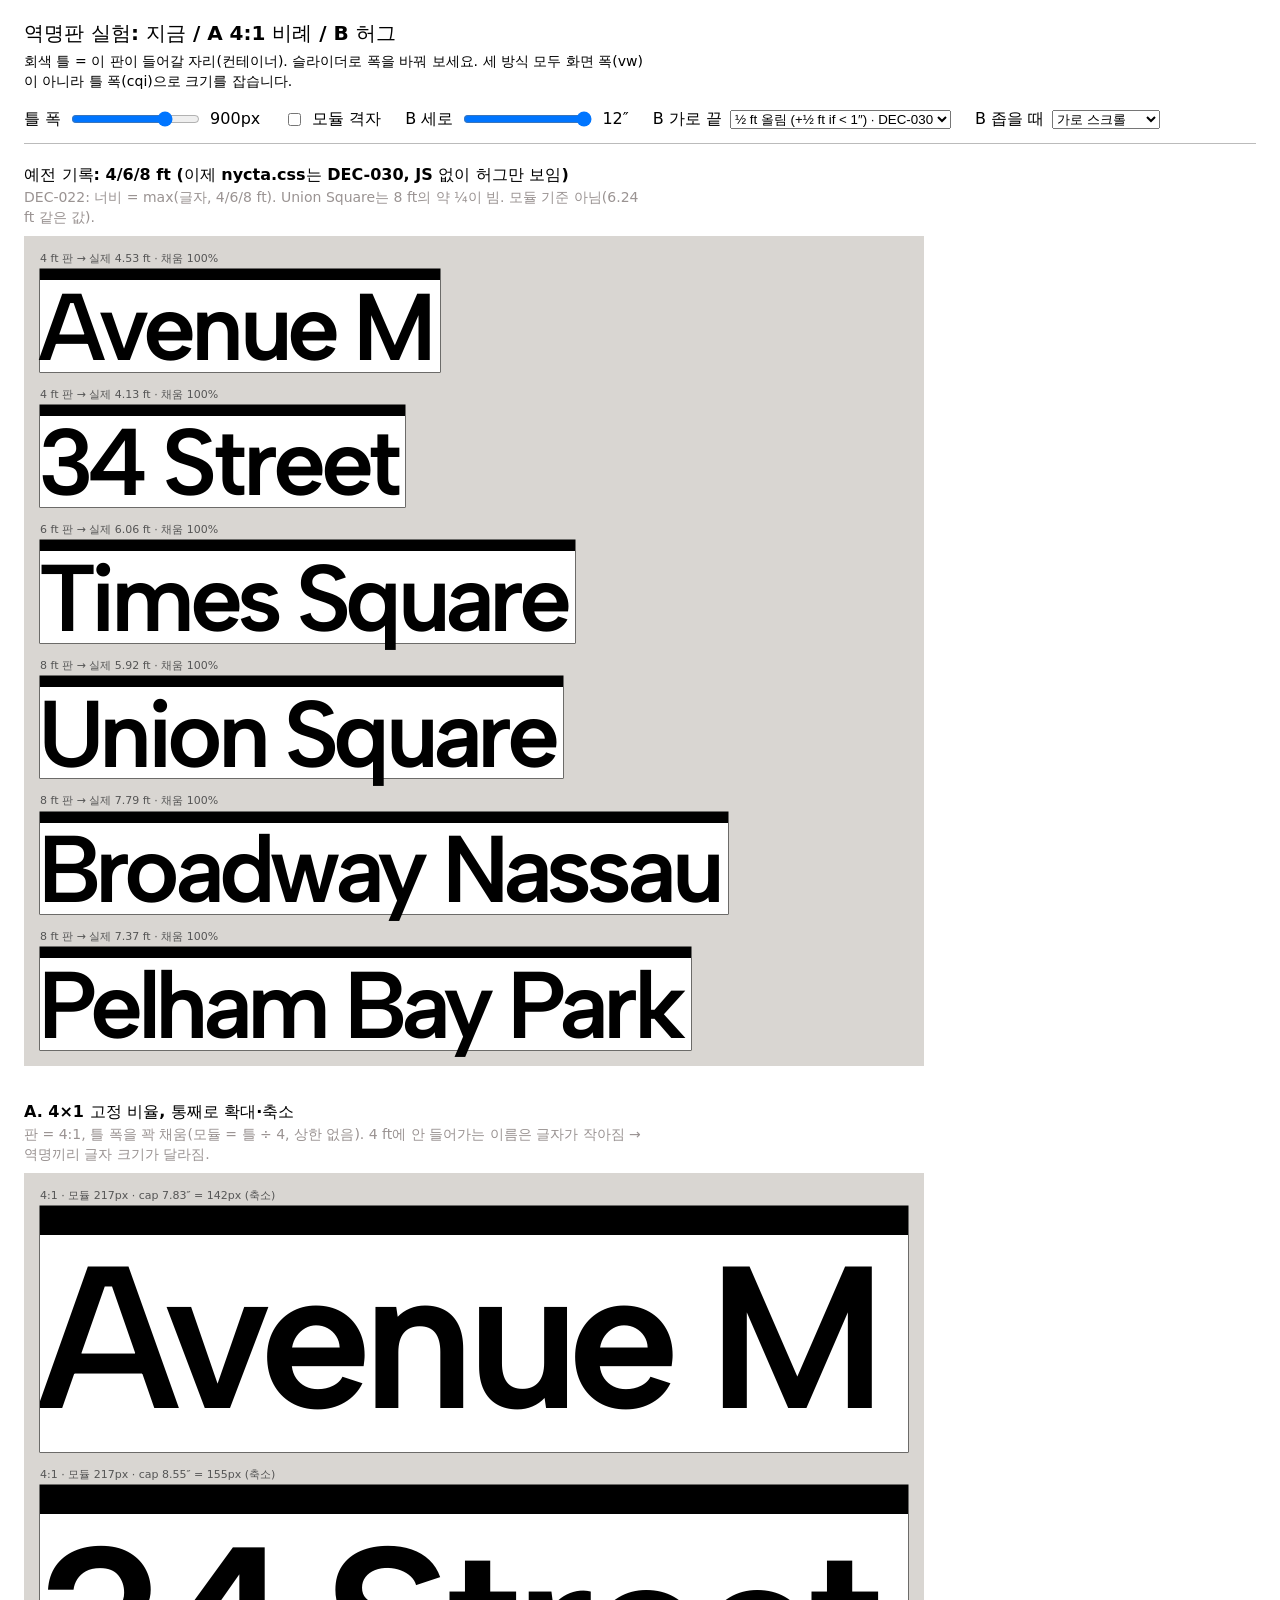
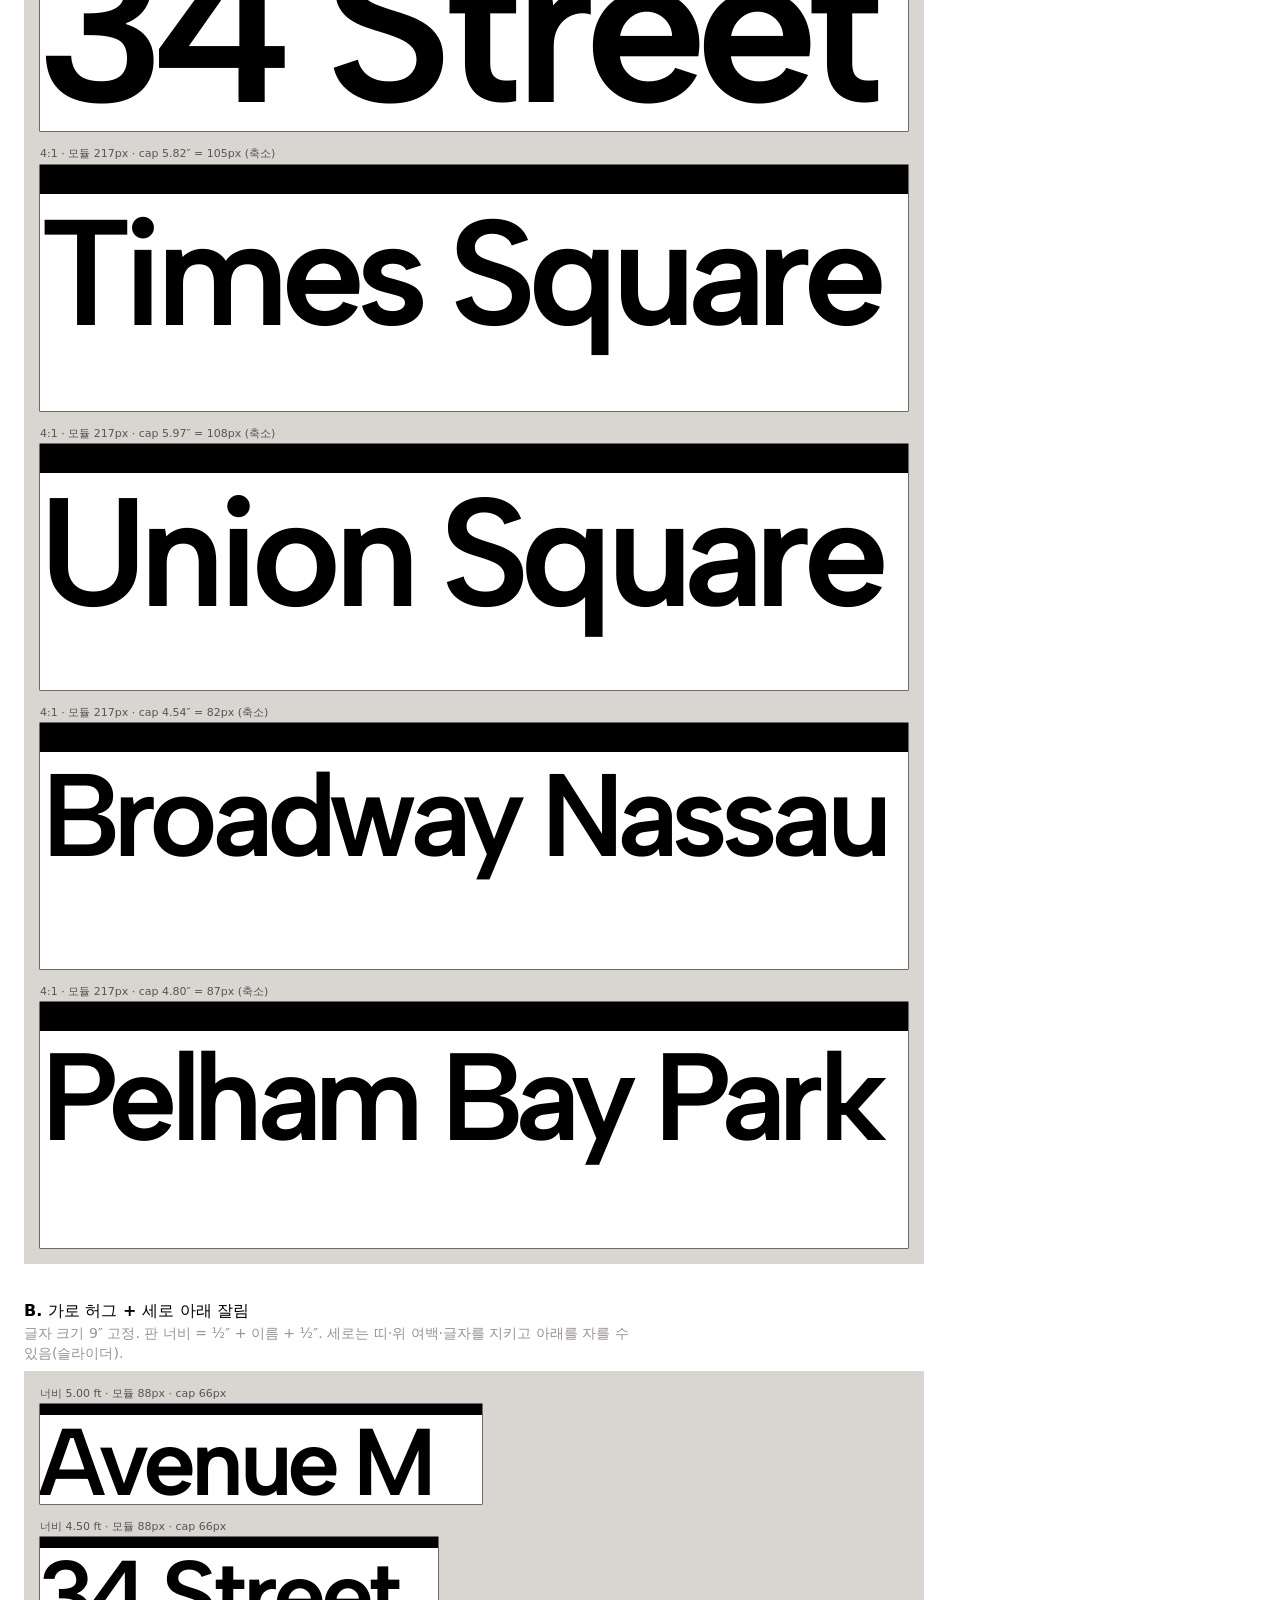
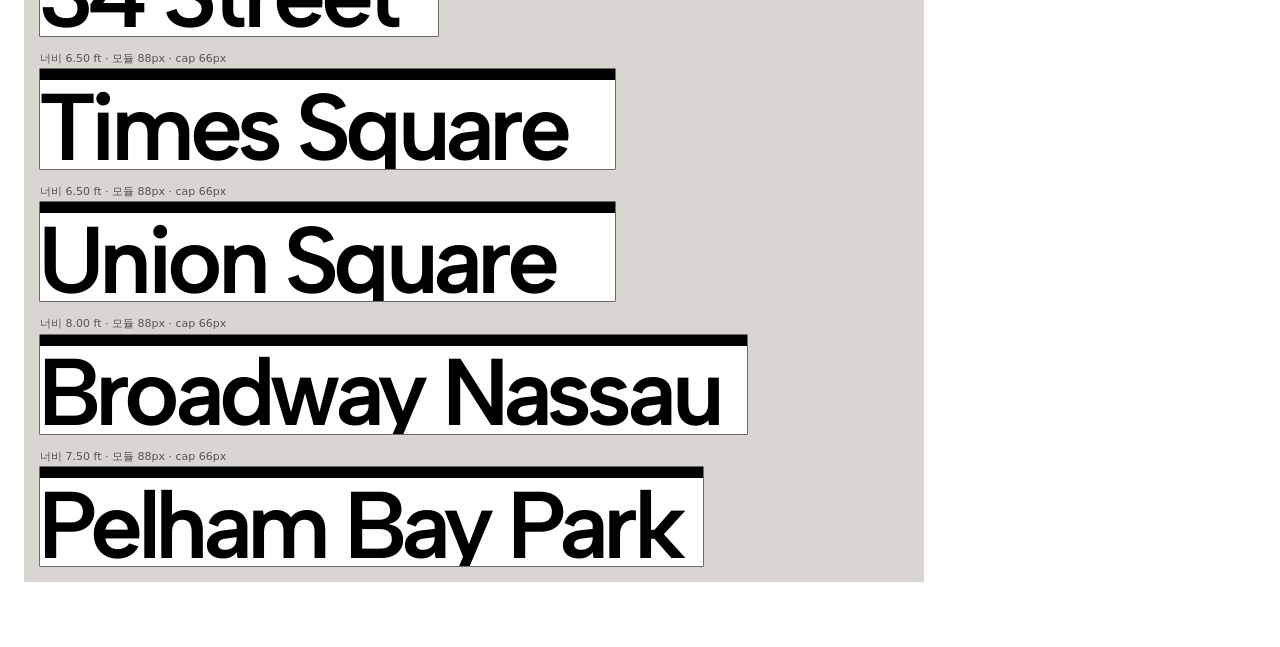
<file: lab-ident.html>
<!DOCTYPE html>
<html lang="ko">
<head>
<meta charset="utf-8">
<meta name="viewport" content="width=device-width, initial-scale=1">
<title>역명판 실험</title>
<link rel="stylesheet" href="css/nycta.css">
<script>(function(){var q=location.search,local=location.protocol==='file:'||/^(localhost|127\.0\.0\.1|\[::1\])$/.test(location.hostname);if(/[?&]font=helvetica\b/.test(q)||(local&&!/[?&]font=albert\b/.test(q)))document.write('<link rel="stylesheet" href="preview/helvetica.css">');})();</script>
<style>
  /* lab scaffolding — not part of the system */
  body { padding: 24px; }
  .ui, .ui * { font-family: system-ui, sans-serif; letter-spacing: 0; word-spacing: normal; font-weight: 400; }
  .ui { font-size: 14px; line-height: 1.45; max-width: 70ch; }
  .ui h1 { font-size: 20px; font-weight: 600; margin: 0 0 8px; }
  .ui h2 { font-size: 16px; font-weight: 600; margin: 0 0 4px; }
  .ui p { margin: 0 0 8px; font-size: 14px; }
  .controls { display: flex; flex-wrap: wrap; gap: 8px 24px; align-items: center; margin: 12px 0 24px; max-width: none; }
  .controls { position: sticky; top: 0; z-index: 10; background: var(--bg); padding: 10px 0; margin-top: 0; border-bottom: 1px solid #bbb; }
  .controls label { display: flex; gap: 8px; align-items: center; white-space: nowrap; }
  .controls :is(input, select) { all: revert; }
  .note { color: var(--c-grey); font-size: 12px; }
  section { margin: 0 0 40px; }
  .frame { container-type: inline-size; width: var(--frame, 100%); max-width: 100%; background: #d9d6d2; padding: 16px 0 16px 16px; display: grid; gap: 16px; justify-items: start; }
  @media (prefers-color-scheme: dark) { :root:not([data-theme="light"]) .frame { background: #2a2a2a; } }
  :root[data-theme="dark"] .frame { background: #2a2a2a; }
  .grid .m { outline: 1px dashed rgba(0,160,255,.9); outline-offset: -1px; }
  .grid .ft { background-image: repeating-linear-gradient(90deg, transparent 0 calc(var(--module) - 1px), rgba(0,160,255,.5) calc(var(--module) - 1px) var(--module)); }
  .tag { font: 11px/1.2 system-ui, sans-serif; letter-spacing: 0; word-spacing: normal; color: #555; margin: 0 0 4px; }
  @media (prefers-color-scheme: dark) { :root:not([data-theme="light"]) .tag { color: #aaa; } }
  :root[data-theme="dark"] .tag { color: #aaa; }

  /* all three versions size from the frame, not the viewport, so the slider drives them (uses nycta.css .module-scope) */
  .frame .plate { --module: clamp(40px, 10cqi, 97.75px); }

  /* A — fixed 4:1, scaled as one picture; the name shrinks to fit when it is longer than 4 ft */
  .frame .plate.a { --module: calc((100cqi - 16px) / 4); }
  .a .m { width: calc(var(--module) * 4); height: var(--module); overflow: hidden; }
  .a .t-ident { font-size: calc(var(--fs-l) * var(--fit, 1)); }

  /* B — hug width, field cropped from the bottom */
  .b .m { width: max-content; min-width: var(--module); padding-right: var(--space-margin);
          height: calc(var(--in) * var(--field-in, 12)); min-height: 0; overflow: hidden; }
  .b.snapped .m { width: var(--snap-w); }
  .plate.b { overflow-x: auto; }
</style>
</head>
<body>
<div class="ui">
  <h1>역명판 실험: 지금 / A 4:1 비례 / B 허그</h1>
  <p>회색 틀 = 이 판이 들어갈 자리(컨테이너). 슬라이더로 폭을 바꿔 보세요. 세 방식 모두 화면 폭(vw)이 아니라 틀 폭(cqi)으로 크기를 잡습니다.</p>
</div>
<div class="ui controls">
  <label>틀 폭 <input id="frame" type="range" min="280" max="1100" value="900"> <output id="frameOut">900px</output></label>
  <label><input id="grid" type="checkbox"> 모듈 격자</label>
  <label>B 세로 <input id="field" type="range" min="10" max="12" step="0.25" value="12"> <output id="fieldOut">12″</output></label>
  <label>B 가로 끝 <select id="snap"><option value="0">허그(½″ 여백)</option><option value="0.5" selected>½ ft 올림 (+½ ft if &lt; 1″) · DEC-030</option><option value="1">1 ft 단위로 올림</option></select></label>
  <label>B 좁을 때 <select id="narrow"><option value="scroll">가로 스크롤</option><option value="fit">틀에 맞게 축소</option></select></label>
</div>

<section>
  <div class="ui"><h2>예전 기록: 4/6/8 ft (이제 nycta.css는 DEC-030, JS 없이 허그만 보임)</h2><p class="note">DEC-022: 너비 = max(글자, 4/6/8 ft). Union Square는 8 ft의 약 ¼이 빔. 모듈 기준 아님(6.24 ft 같은 값).</p></div>
  <div class="frame" data-v="now" lang="en"></div>
</section>
<section>
  <div class="ui"><h2>A. 4×1 고정 비율, 통째로 확대·축소</h2><p class="note">판 = 4:1, 틀 폭을 꽉 채움(모듈 = 틀 ÷ 4, 상한 없음). 4 ft에 안 들어가는 이름은 글자가 작아짐 → 역명끼리 글자 크기가 달라짐.</p></div>
  <div class="frame" data-v="a" lang="en"></div>
</section>
<section>
  <div class="ui"><h2>B. 가로 허그 + 세로 아래 잘림</h2><p class="note">글자 크기 9″ 고정. 판 너비 = ½″ + 이름 + ½″. 세로는 띠·위 여백·글자를 지키고 아래를 자를 수 있음(슬라이더).</p></div>
  <div class="frame" data-v="b" lang="en"></div>
</section>

<script>
const NAMES = [["Avenue M", 4], ["34 Street", 4], ["Times Square", 6], ["Union Square", 8], ["Broadway Nassau", 8], ["Pelham Bay Park", 8]];
const $ = s => document.querySelector(s);

function build() {
  for (const f of document.querySelectorAll('.frame')) {
    const v = f.dataset.v;
    f.innerHTML = NAMES.map(([n, ft]) => {
      const cls = v === 'now' ? `plate sign-ident module-scope` : `plate sign-ident module-scope ${v}`;
      const m = v === 'now' ? `m m-${ft}` : 'm';
      return `<figure style="margin:0;max-width:100%"><p class="tag" data-tag></p><div class="${cls}" data-ft="${ft}"><div class="${m}"><p class="t-ident trim">${n}</p></div></div></figure>`;
    }).join('');
  }
}

function px(el, prop) { return parseFloat(getComputedStyle(el).getPropertyValue(prop)); }
function inkWidth(p) { const r = document.createRange(); r.selectNodeContents(p); return r.getBoundingClientRect().width; }
function moduleOf(plate) { const d = document.createElement('div'); d.style.width = 'var(--module)'; plate.append(d); const w = d.getBoundingClientRect().width; d.remove(); return w; }

function layout() {
  const snap = +$('#snap').value, narrow = $('#narrow').value;
  document.documentElement.style.setProperty('--field-in', $('#field').value);
  for (const plate of document.querySelectorAll('.plate')) {
    const p = plate.querySelector('.t-ident'), m = plate.querySelector('.m'), tag = plate.parentElement.querySelector('[data-tag]');
    plate.style.removeProperty('--fit'); plate.style.removeProperty('--module'); plate.style.removeProperty('--snap-w'); plate.classList.remove('snapped');
    let M = moduleOf(plate);
    if (plate.classList.contains('a')) {
      const avail = 4 * M - M / 12;           // 4 ft − ½″ left − ½″ right
      const fit = Math.min(1, avail / inkWidth(p));
      plate.style.setProperty('--fit', fit);
      tag.textContent = `4:1 · 모듈 ${M.toFixed(0)}px · cap ${(9 * fit).toFixed(2)}″ = ${(M / 12 * 9 * fit).toFixed(0)}px${fit < 1 ? ' (축소)' : ''}`;
    } else if (plate.classList.contains('b')) {
      const box = plate.closest('.frame').clientWidth - 16;
      if (narrow === 'fit') {
        const need = m.getBoundingClientRect().width;
        if (need > box) { M = M * box / need; plate.style.setProperty('--module', M + 'px'); }
      }
      if (snap) {
        const w = m.getBoundingClientRect().width, step = snap * M;
        let sw = Math.ceil(w / step - 1e-6) * step; if (snap === 0.5 && sw - w < M / 12) sw += step; /* DEC-030: < 1in room → +½ ft */
        plate.style.setProperty('--snap-w', sw + 'px'); plate.classList.add('snapped');
      }
      tag.textContent = `너비 ${(m.getBoundingClientRect().width / M).toFixed(2)} ft · 모듈 ${M.toFixed(0)}px · cap ${(M * 0.75).toFixed(0)}px`;
    } else {
      tag.textContent = `${plate.dataset.ft} ft 판 → 실제 ${(m.getBoundingClientRect().width / M).toFixed(2)} ft · 채움 ${(inkWidth(p) / m.getBoundingClientRect().width * 100).toFixed(0)}%${plate.scrollWidth > plate.clientWidth + 1 ? ' · 스크롤 생김' : ''}`;
    }
    m.classList.add('ft');
  }
}

function sync() {
  $('#frameOut').textContent = $('#frame').value + 'px';
  $('#fieldOut').textContent = $('#field').value + '″';
  document.documentElement.style.setProperty('--frame', $('#frame').value + 'px');
  document.body.classList.toggle('grid', $('#grid').checked);
  layout();
}
build();
for (const id of ['frame', 'grid', 'field', 'snap', 'narrow']) $('#' + id).addEventListener('input', sync);
const q = new URLSearchParams(location.search);
for (const k of ['frame', 'field', 'snap', 'narrow']) if (q.has(k)) $('#' + k).value = q.get(k);
if (q.has('grid')) $('#grid').checked = true;
document.fonts.ready.then(sync);
addEventListener('resize', layout);
</script>
</body>
</html>
</file>
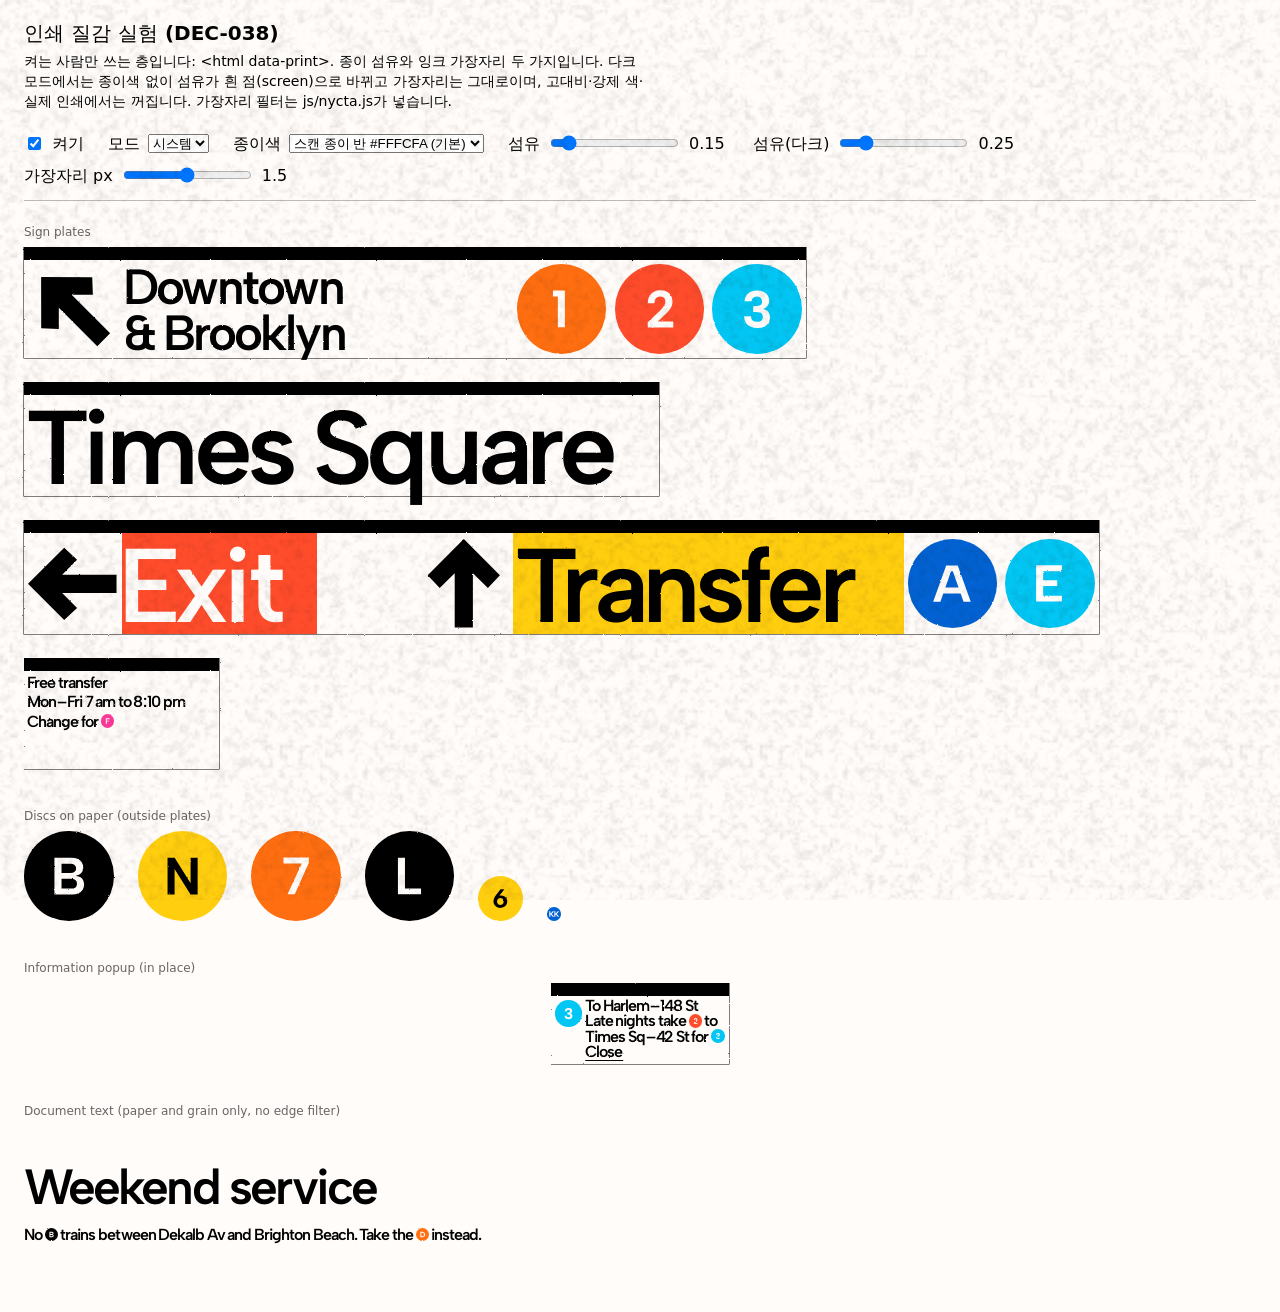
<file: lab-print.html>
<!DOCTYPE html>
<html lang="ko" data-print>
<head>
<meta charset="utf-8">
<meta name="viewport" content="width=device-width, initial-scale=1">
<title>인쇄 질감 실험</title>
<link rel="stylesheet" href="css/nycta.css">
<script src="js/nycta.js" defer></script>
<script>(function(){var q=location.search,local=location.protocol==='file:'||/^(localhost|127\.0\.0\.1|\[::1\])$/.test(location.hostname);if(/[?&]font=helvetica\b/.test(q)||(local&&!/[?&]font=albert\b/.test(q)))document.write('<link rel="stylesheet" href="preview/helvetica.css">');})();</script>
<style>
  /* lab scaffolding — not part of the system */
  body { padding: 24px; }
  .ui, .ui * { font-family: system-ui, sans-serif; letter-spacing: 0; word-spacing: normal; font-weight: 400; }
  .ui { font-size: 14px; line-height: 1.45; max-width: 70ch; }
  .ui h1 { font-size: 20px; font-weight: 600; margin: 0 0 8px; }
  .ui p { margin: 0 0 8px; font-size: 14px; }
  .controls { display: flex; flex-wrap: wrap; gap: 8px 24px; align-items: center; max-width: none;
              position: sticky; top: 0; z-index: 10; background: var(--bg); padding: 10px 0; margin: 12px 0 24px; border-bottom: 1px solid #bbb; }
  .controls label { display: flex; gap: 8px; align-items: center; white-space: nowrap; }
  .controls :is(input, select) { all: revert; }
  .controls output { min-width: 2.5em; font-variant-numeric: tabular-nums; }
  section { margin: 0 0 40px; }
  .tag { font: 12px/1.2 system-ui, sans-serif; letter-spacing: 0; word-spacing: normal; color: #666; margin: 0 0 8px; }
  .demo-row { display: flex; flex-wrap: wrap; gap: 24px; align-items: flex-start; }
  .doc { max-width: 34em; }
</style>
</head>
<body>
<svg width="0" height="0" style="position:absolute" aria-hidden="true">
  <symbol id="arrow" viewBox="-0.5 -0.5 1 1">
    <path d="M -0.488 -0.1015 L 0.119 -0.1015 L -0.048 -0.269 L 0.096 -0.403 L 0.5 0 L 0.096 0.403 L -0.048 0.269 L 0.119 0.1015 L -0.488 0.1015 Z"/>
  </symbol>
</svg>

<div class="ui">
  <h1>인쇄 질감 실험 (DEC-038)</h1>
  <p>켜는 사람만 쓰는 층입니다: <code>&lt;html data-print&gt;</code>. 종이 섬유와 잉크 가장자리 두 가지입니다. 다크 모드에서는 종이색 없이 섬유가 흰 점(screen)으로 바뀌고 가장자리는 그대로이며, 고대비·강제 색·실제 인쇄에서는 꺼집니다. 가장자리 필터는 <code>js/nycta.js</code>가 넣습니다.</p>
</div>

<div class="ui controls">
  <label><input type="checkbox" id="on" checked> 켜기</label>
  <label>모드
    <select id="theme">
      <option value="">시스템</option>
      <option value="light">라이트</option>
      <option value="dark">다크</option>
    </select></label>
  <label>종이색
    <select id="paper">
      <option value="#FFFCFA">스캔 종이 반 #FFFCFA (기본)</option>
      <option value="#FFFAF6">스캔 종이 #FFFAF6</option>
      <option value="#FBF5EA">조금 더 따뜻하게 #FBF5EA</option>
      <option value="#F4ECDC">오래된 종이 #F4ECDC</option>
      <option value="#FFFFFF">흰색 #FFFFFF</option>
    </select></label>
  <label>섬유 <input type="range" id="grain" min="0" max="1.5" step="0.05" value="0.15"><output>0.15</output></label>
  <label>섬유(다크) <input type="range" id="grain-dark" min="0" max="1.5" step="0.05" value="0.25"><output>0.25</output></label>
  <label>가장자리 px <input type="range" id="edge" min="0" max="3" step="0.1" value="1.5"><output>1.5</output></label>
</div>

<main lang="en">
  <section>
    <p class="tag">Sign plates</p>
    <div class="demo-row">
      <div class="plate sign-direction">
        <div class="m m-center"><svg class="arrow" data-dir="up-left"><use href="#arrow"/></svg></div>
        <div class="m m-4"><p class="t-direction trim">Downtown<br>&amp; Brooklyn</p></div>
        <div class="m m-center"><span class="disc" data-line="1"><span>1</span></span></div>
        <div class="m m-center"><span class="disc" data-line="2"><span>2</span></span></div>
        <div class="m m-center"><span class="disc" data-line="3"><span>3</span></span></div>
      </div>
      <div class="plate sign-ident"><div class="m m-6"><p class="t-ident trim">Times Square</p></div></div>
      <div class="plate">
        <div class="m m-center"><svg class="arrow" data-dir="left"><use href="#arrow"/></svg></div>
        <div class="m m-exit"><p class="t-ident trim">Exit</p></div>
        <div class="m m-blank"></div>
        <div class="m m-center"><svg class="arrow" data-dir="up"><use href="#arrow"/></svg></div>
        <div class="m m-transfer m-auto"><p class="t-ident trim">Transfer</p></div>
        <div class="m m-center"><span class="disc" data-line="A"><span>A</span></span></div>
        <div class="m m-center"><span class="disc" data-line="E"><span>E</span></span></div>
      </div>
      <div class="plate">
        <div class="m m-2"><div class="stack-g1">
          <p class="t-info trim">Free transfer</p>
          <p class="t-info trim">Mon–Fri 7 am to 8:10 pm</p>
          <p class="t-info trim">Change for <span class="disc disc--inline" data-line="F"><span>F</span></span></p>
        </div></div>
      </div>
    </div>
  </section>

  <section>
    <p class="tag">Discs on paper (outside plates)</p>
    <div class="demo-row" style="align-items:flex-end">
      <span class="disc" data-line="B"><span>B</span></span>
      <span class="disc" data-line="N"><span>N</span></span>
      <span class="disc" data-line="7"><span>7</span></span>
      <span class="disc" data-line="L" data-color="black"><span>L</span></span>
      <span class="disc disc--m" data-line="6"><span>6</span></span>
      <span class="disc disc--s" data-line="KK"><span>KK</span></span>
    </div>
  </section>

  <section>
    <p class="tag">Information popup (in place)</p>
    <div class="popup" role="dialog" aria-labelledby="pp-t">
      <div class="popup__body">
        <span class="disc popup__disc" data-line="3" role="img" aria-label="3 train"><span>3</span></span>
        <div class="popup__text">
          <p id="pp-t">To Harlem–148 St</p>
          <p>Late nights take <span class="disc disc--inline" data-line="2"><span>2</span></span> to</p>
          <p>Times Sq–42 St for <span class="disc disc--inline" data-line="3"><span>3</span></span></p>
          <p><button type="button" class="popup__close">Close</button></p>
        </div>
      </div>
    </div>
  </section>

  <section class="doc">
    <p class="tag">Document text (paper and grain only, no edge filter)</p>
    <h2>Weekend service</h2>
    <p>No <span class="disc disc--inline" data-line="B"><span>B</span></span> trains between Dekalb Av and Brighton Beach. Take the <span class="disc disc--inline" data-line="D"><span>D</span></span> instead.</p>
  </section>
</main>

<script>
(function () {
  var root = document.documentElement;
  document.getElementById('on').addEventListener('change', function (e) {
    if (e.target.checked) root.setAttribute('data-print', ''); else root.removeAttribute('data-print');
    if (window.NYCTAPrint) NYCTAPrint.init();
  });
  document.getElementById('theme').addEventListener('change', function (e) {
    if (e.target.value) root.setAttribute('data-theme', e.target.value); else root.removeAttribute('data-theme');
  });
  document.getElementById('paper').addEventListener('change', function (e) { root.style.setProperty('--c-paper', e.target.value); });
  ['grain', 'grain-dark', 'edge'].forEach(function (id) {
    var el = document.getElementById(id);
    el.addEventListener('input', function () {
      root.style.setProperty('--print-' + id, el.value);
      el.nextElementSibling.value = el.value;
      if (id === 'edge' && window.NYCTAPrint) NYCTAPrint.update();
    });
  });
})();
</script>
</body>
</html>
</file>
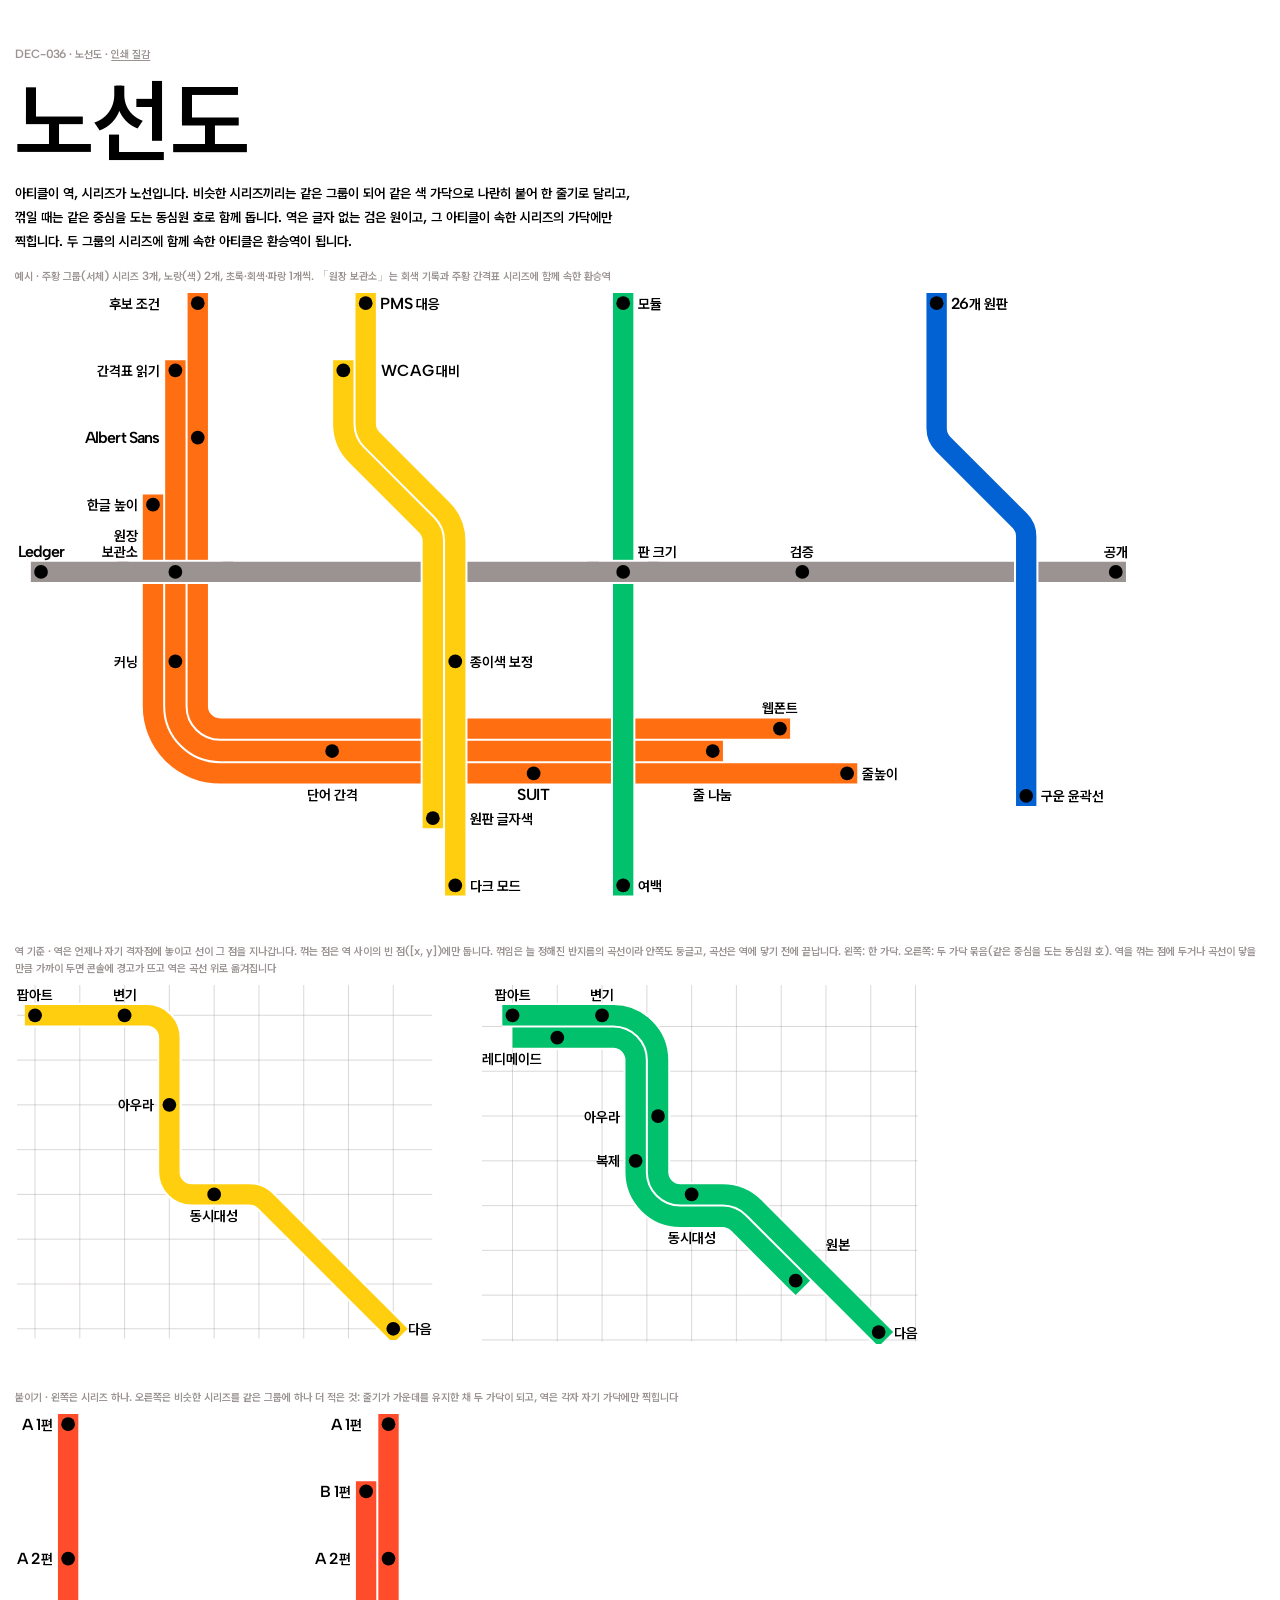
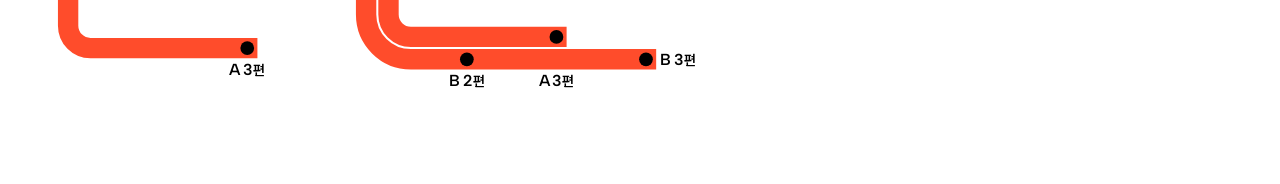
<file: map.html>
<!DOCTYPE html>
<html lang="ko">
<head>
<meta charset="utf-8">
<meta name="viewport" content="width=device-width, initial-scale=1">
<title>NYCTA 1970 → Web · 노선도</title>
<link rel="stylesheet" href="css/nycta.css">
<script src="js/nycta.js" defer></script>
<script src="js/nycta-map.js" defer></script>
<script>/* Local preview font (tools/build_fonts.py helvetica). Never ship (DEC-028). file:// and localhost load it by default; ?font=albert shows the shipped font, ?font=helvetica forces the preview. */ (function(){var q=location.search,local=location.protocol==='file:'||/^(localhost|127\.0\.0\.1|\[::1\])$/.test(location.hostname);if(/[?&]font=helvetica\b/.test(q)||(local&&!/[?&]font=albert\b/.test(q)))document.write('<link rel="stylesheet" href="preview/helvetica.css">');})();</script>
<style>
  /* page scaffolding only (not part of the system) */
  main { padding: var(--doc-space-4) var(--doc-space-3); max-width: 1400px; }
  .demo { margin: 0 0 var(--doc-space-4); }
  .cap { font-size: 12px; color: var(--c-grey); margin: 0 0 6px; letter-spacing: 0; word-spacing: normal; line-height: 1.4; }
  .lead { font-size: 15px; letter-spacing: 0; word-spacing: normal; line-height: 1.6; max-width: 62ch; margin: 0 0 var(--doc-space-3); }
  .pair { display: flex; flex-wrap: wrap; gap: var(--doc-space-4); align-items: flex-start; }
</style>
</head>
<body>
<main>
  <p class="cap">DEC-036 · 노선도 · <button type="button" class="print-toggle" data-print-toggle aria-pressed="false">인쇄 질감</button></p>
  <h1>노선도</h1>
  <p class="lead">아티클이 역, 시리즈가 노선입니다. 비슷한 시리즈끼리는 같은 그룹이 되어 같은 색 가닥으로 나란히 붙어 한 줄기로 달리고, 꺾일 때는 같은 중심을 도는 동심원 호로 함께 돕니다. 역은 글자 없는 검은 원이고, 그 아티클이 속한 시리즈의 가닥에만 찍힙니다. 두 그룹의 시리즈에 함께 속한 아티클은 환승역이 됩니다.</p>

  <section class="demo">
    <p class="cap">예시 · 주황 그룹(서체) 시리즈 3개, 노랑(색) 2개, 초록·회색·파랑 1개씩. 「원장 보관소」는 회색 기록과 주황 간격표 시리즈에 함께 속한 환승역</p>
    <figure class="map" aria-label="예시 노선도">
<script type="application/json">
{
  "groups": {
    "ledger": { "color": "grey",   "name": "기록" },
    "type":   { "color": "orange", "name": "서체" },
    "color":  { "color": "yellow", "name": "색" },
    "grid":   { "color": "green",  "name": "격자" },
    "disc":   { "color": "blue",   "name": "원판" }
  },
  "articles": {
    "t1": { "at": [2, -1],   "name": "후보 조건", "side": "w" },
    "t2": { "at": [2, 0.5],  "name": "간격표 읽기", "side": "w" },
    "t3": { "at": [2, 2],    "name": "Albert Sans", "side": "w", "lang": "en" },
    "t4": { "at": [2, 3.5],  "name": "한글 높이", "side": "w" },
    "t5": { "at": [2, 5],    "name": "원장\n보관소", "side": "nw" },
    "t6": { "at": [2, 7],    "name": "커닝", "side": "w" },
    "t7": { "at": [5.5, 9],  "name": "단어 간격", "side": "s" },
    "t8": { "at": [10, 9],   "name": "SUIT", "side": "s", "lang": "en" },
    "t9": { "at": [14, 9],   "name": "줄 나눔", "side": "s" },
    "t10": { "at": [17, 9],  "name": "줄높이", "side": "e" },
    "t11": { "at": [15.5, 9], "name": "웹폰트", "side": "n" },
    "c1": { "at": [6, -1],   "name": "PMS 대응", "side": "e" },
    "c2": { "at": [6, 0.5],  "name": "WCAG 대비", "side": "e" },
    "c3": { "at": [8, 7],    "name": "종이색 보정", "side": "e" },
    "c4": { "at": [8, 10.5], "name": "원판 글자색", "side": "e" },
    "c5": { "at": [8, 12],   "name": "다크 모드", "side": "e" },
    "g1": { "at": [12, -1],  "name": "모듈", "side": "e" },
    "g2": { "at": [12, 5],   "name": "판 크기", "side": "ne" },
    "g3": { "at": [12, 12],  "name": "여백", "side": "e" },
    "l1": { "at": [-1, 5],   "name": "Ledger", "side": "n", "lang": "en" },
    "l2": { "at": [16, 5],   "name": "검증", "side": "n" },
    "l3": { "at": [23, 5],   "name": "공개", "side": "n" },
    "d1": { "at": [19, -1],  "name": "26개 원판", "side": "e" },
    "d2": { "at": [21, 10],  "name": "구운 윤곽선", "side": "e" }
  },
  "series": [
    { "id": "ledger", "group": "ledger", "name": "기록", "path": ["l1", "t5", [8, 5], "g2", "l2", [21, 5], "l3"] },
    { "id": "pick",   "group": "type", "name": "서체 고르기", "path": ["t1", "t3", [2, 9], "t11"] },
    { "id": "chart",  "group": "type", "name": "간격표", "path": ["t2", "t5", "t6", [2, 9], "t7", "t9"] },
    { "id": "hangul", "group": "type", "name": "한글", "path": ["t4", [2, 9], "t8", "t10"] },
    { "id": "route",  "group": "color", "name": "노선색", "path": ["c1", [6, 2], [8, 4], "c3", "c5"] },
    { "id": "contrast", "group": "color", "name": "대비", "path": ["c2", [6, 2], [8, 4], "c4"] },
    { "id": "grid",   "group": "grid", "name": "격자", "path": ["g1", "g2", "g3"] },
    { "id": "disc",   "group": "disc", "name": "원판", "path": ["d1", [19, 2], [21, 4], "d2"] }
  ]
}
</script>
    </figure>
  </section>

  <section class="demo">
    <p class="cap">역 기준 · 역은 언제나 자기 격자점에 놓이고 선이 그 점을 지나갑니다. 꺾는 점은 역 사이의 빈 점([x, y])에만 둡니다. 꺾임은 늘 정해진 반지름의 곡선이라 안쪽도 둥글고, 곡선은 역에 닿기 전에 끝납니다. 왼쪽: 한 가닥. 오른쪽: 두 가닥 묶음(같은 중심을 도는 동심원 호). 역을 꺾는 점에 두거나 곡선이 닿을 만큼 가까이 두면 콘솔에 경고가 뜨고 역은 곡선 위로 옮겨집니다</p>
    <div class="pair">
      <figure class="map" aria-label="역 사이에서 꺾이는 선">
<script type="application/json">
{ "grid": true, "groups": { "g": { "color": "yellow" } },
  "articles": { "p1": { "at": [0, 0], "name": "팝아트", "side": "n" }, "p2": { "at": [2, 0], "name": "변기", "side": "n" },
                "p3": { "at": [3, 2], "name": "아우라", "side": "w" }, "p4": { "at": [4, 4], "name": "동시대성", "side": "s" }, "p5": { "at": [8, 7], "name": "다음", "side": "e" } },
  "series": [ { "id": "A", "group": "g", "path": ["p1", "p2", [3, 0], "p3", [3, 4], "p4", [5, 4], "p5"] } ] }
</script>
      </figure>
      <figure class="map" aria-label="역 사이에서 함께 꺾이는 두 가닥">
<script type="application/json">
{ "grid": true, "groups": { "g": { "color": "green" } },
  "articles": { "p1": { "at": [0, 0], "name": "팝아트", "side": "n" }, "p2": { "at": [2, 0], "name": "변기", "side": "n" },
                "p3": { "at": [3, 2], "name": "아우라", "side": "w" }, "p4": { "at": [4, 4], "name": "동시대성", "side": "s" }, "p5": { "at": [8, 7], "name": "다음", "side": "e" },
                "q1": { "at": [1, 0], "name": "레디메이드", "side": "n" }, "q2": { "at": [3, 3], "name": "복제", "side": "w" }, "q3": { "at": [6.5, 5.5], "name": "원본", "side": "ne" } },
  "series": [ { "id": "A", "group": "g", "path": ["p1", "p2", [3, 0], "p3", [3, 4], "p4", [5, 4], "p5"] },
              { "id": "B", "group": "g", "path": [[0, 0], "q1", [3, 0], "q2", [3, 4], [5, 4], "q3"] } ] }
</script>
      </figure>
    </div>
  </section>

  <section class="demo">
    <p class="cap">붙이기 · 왼쪽은 시리즈 하나. 오른쪽은 비슷한 시리즈를 같은 그룹에 하나 더 적은 것: 줄기가 가운데를 유지한 채 두 가닥이 되고, 역은 각자 자기 가닥에만 찍힙니다</p>
    <div class="pair">
      <figure class="map" aria-label="시리즈 하나">
<script type="application/json">
{ "groups": { "g": { "color": "red" } },
  "articles": { "a1": { "at": [0, 0], "name": "A 1편", "side": "w" }, "a2": { "at": [0, 3], "name": "A 2편", "side": "w" }, "a3": { "at": [4, 5], "name": "A 3편", "side": "s" } },
  "series": [ { "id": "A", "group": "g", "path": ["a1", "a2", [0, 5], "a3"] } ] }
</script>
      </figure>
      <figure class="map" aria-label="비슷한 시리즈 둘">
<script type="application/json">
{ "groups": { "g": { "color": "red" } },
  "articles": { "a1": { "at": [0, 0], "name": "A 1편", "side": "w" }, "a2": { "at": [0, 3], "name": "A 2편", "side": "w" }, "a3": { "at": [4, 5], "name": "A 3편", "side": "s" },
                "b1": { "at": [0, 1.5], "name": "B 1편", "side": "w" }, "b2": { "at": [2, 5], "name": "B 2편", "side": "s" }, "b3": { "at": [6, 5], "name": "B 3편", "side": "e" } },
  "series": [ { "id": "A", "group": "g", "path": ["a1", "a2", [0, 5], "a3"] },
              { "id": "B", "group": "g", "path": ["b1", [0, 5], "b2", "b3"] } ] }
</script>
      </figure>
    </div>
  </section>
</main>
</body>
</html>
</file>
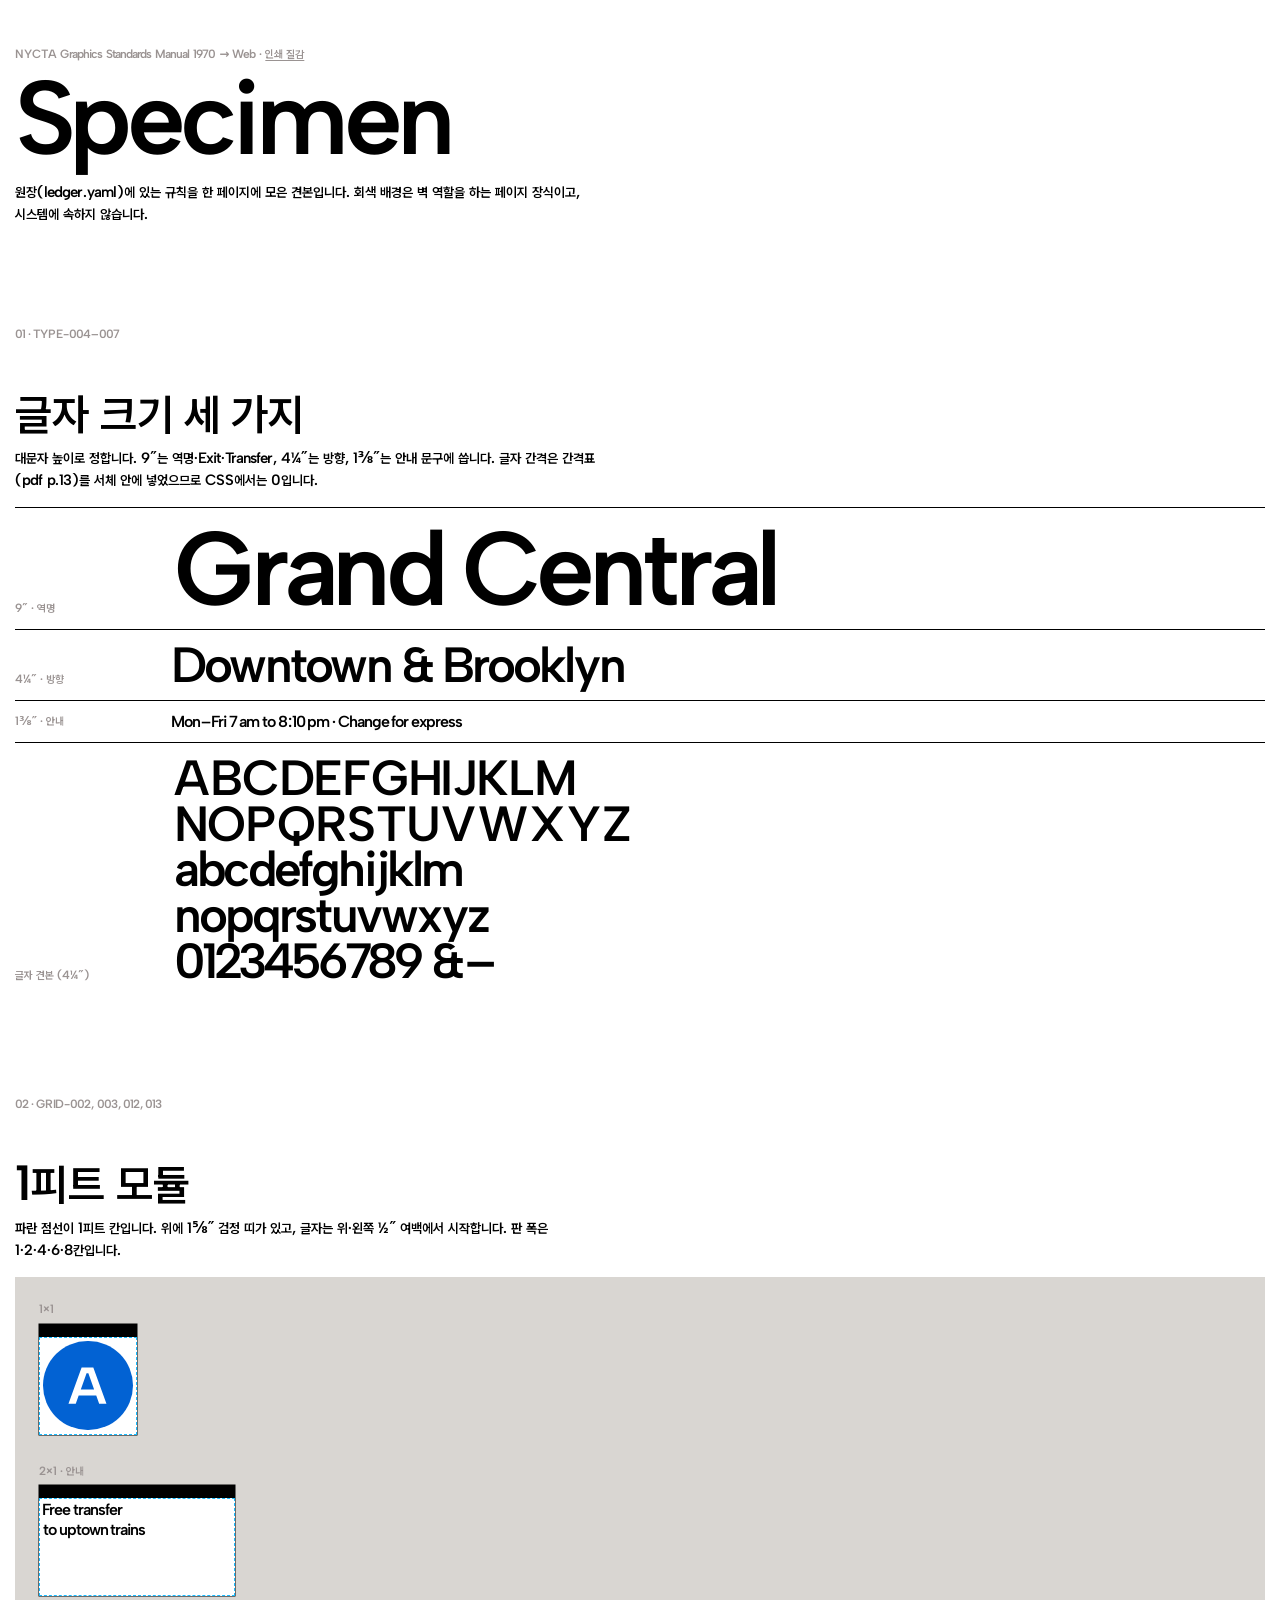
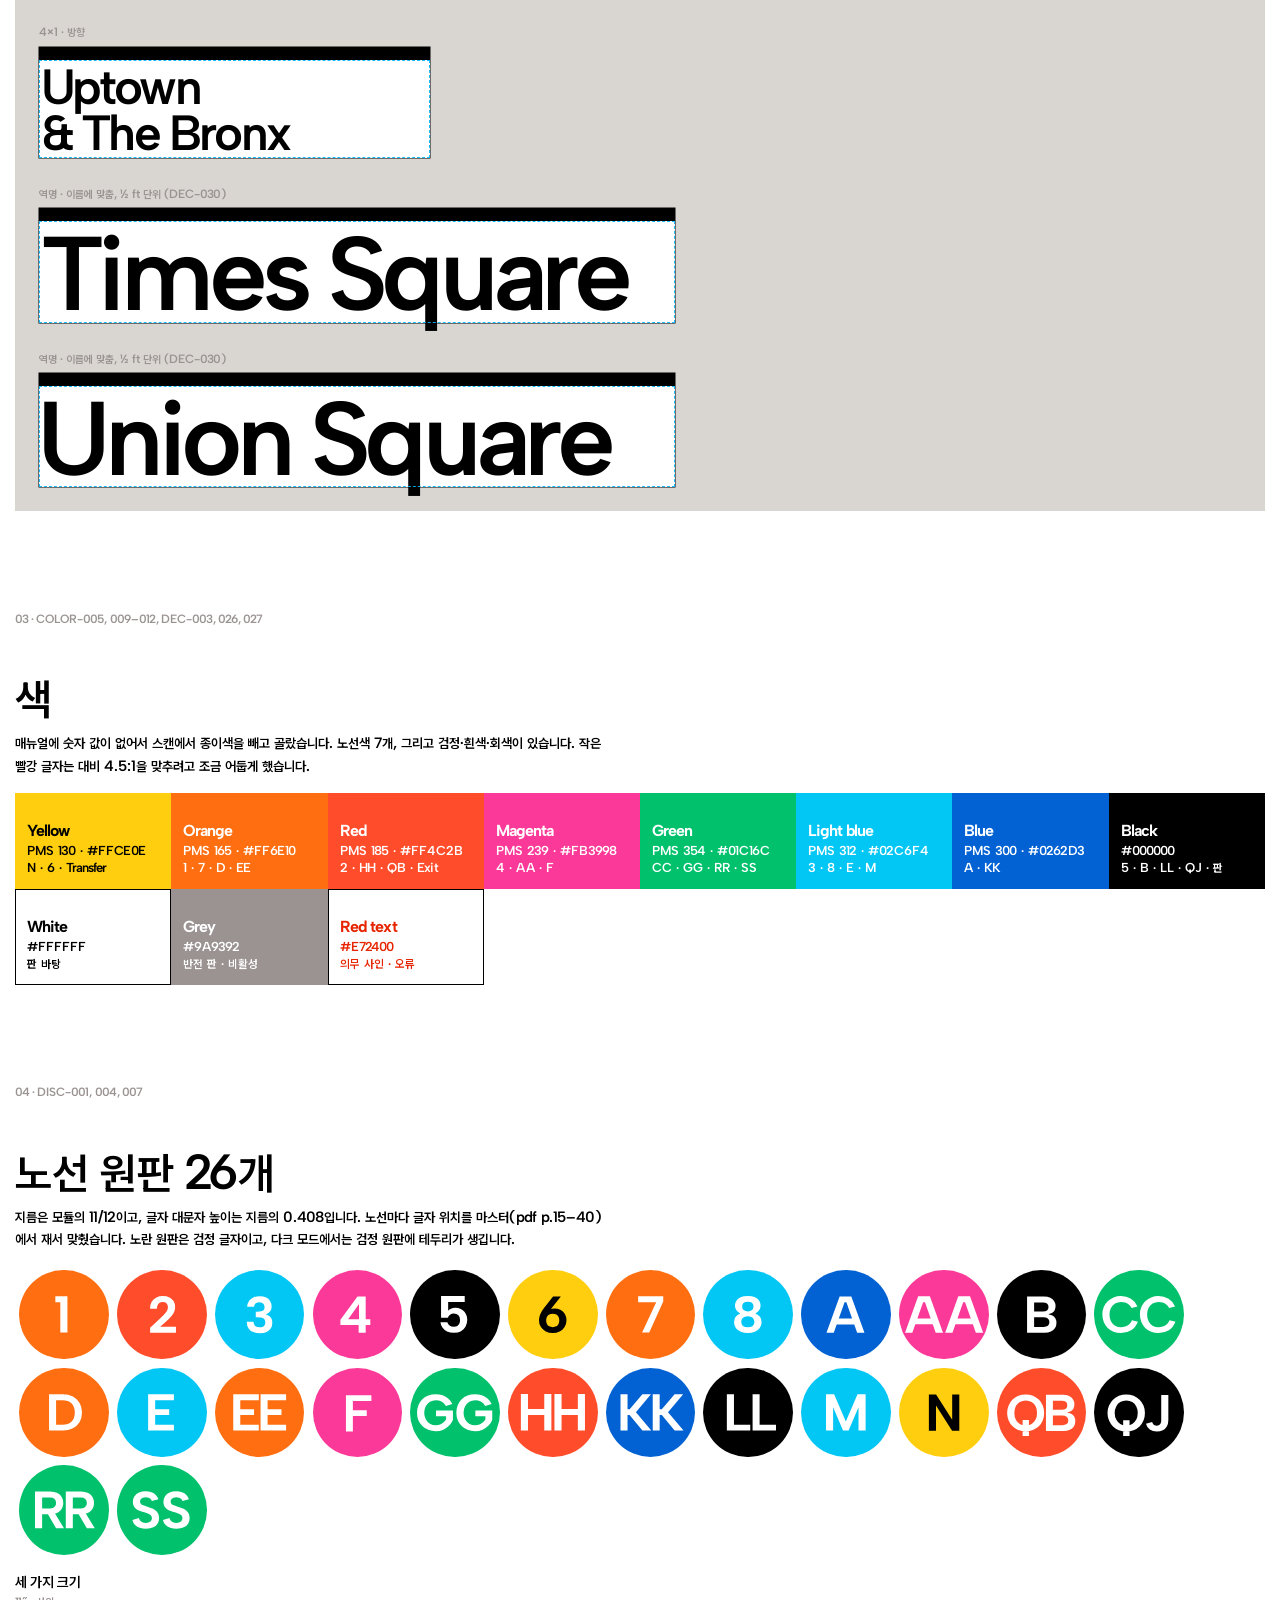
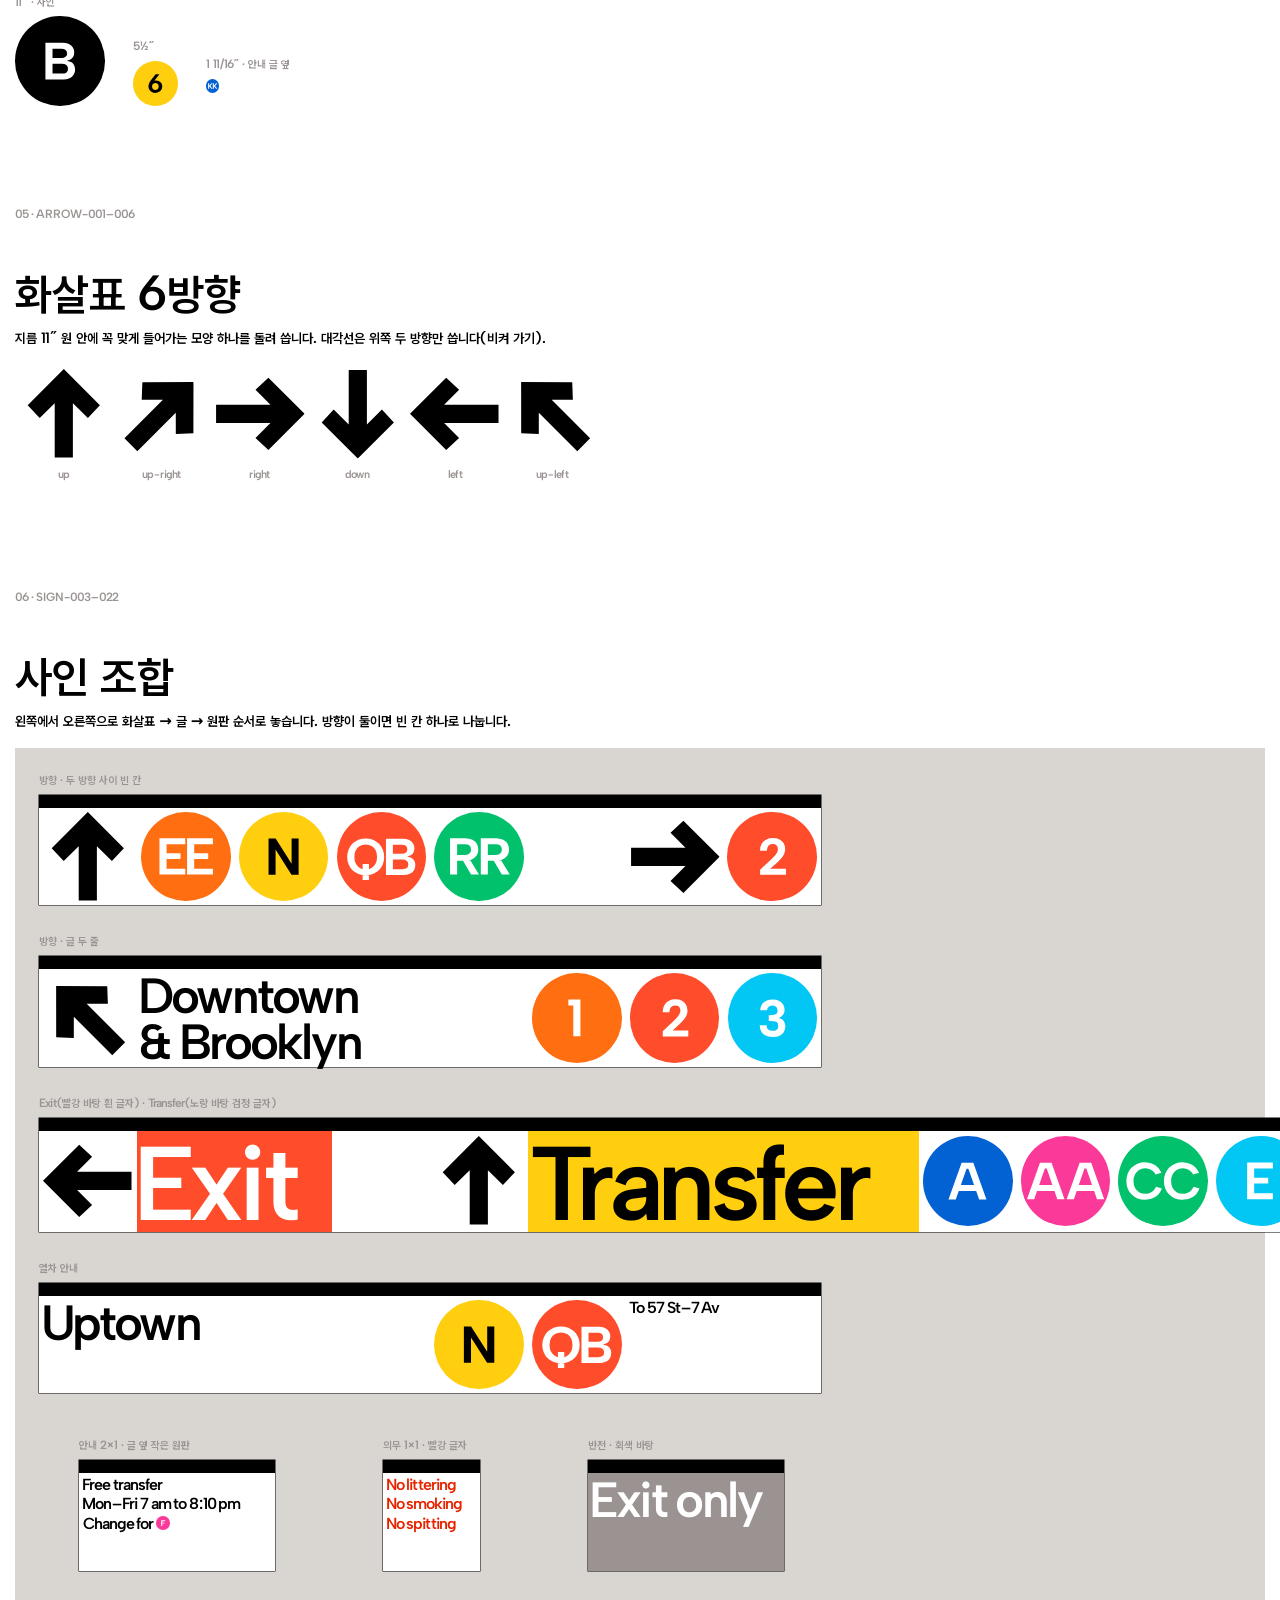
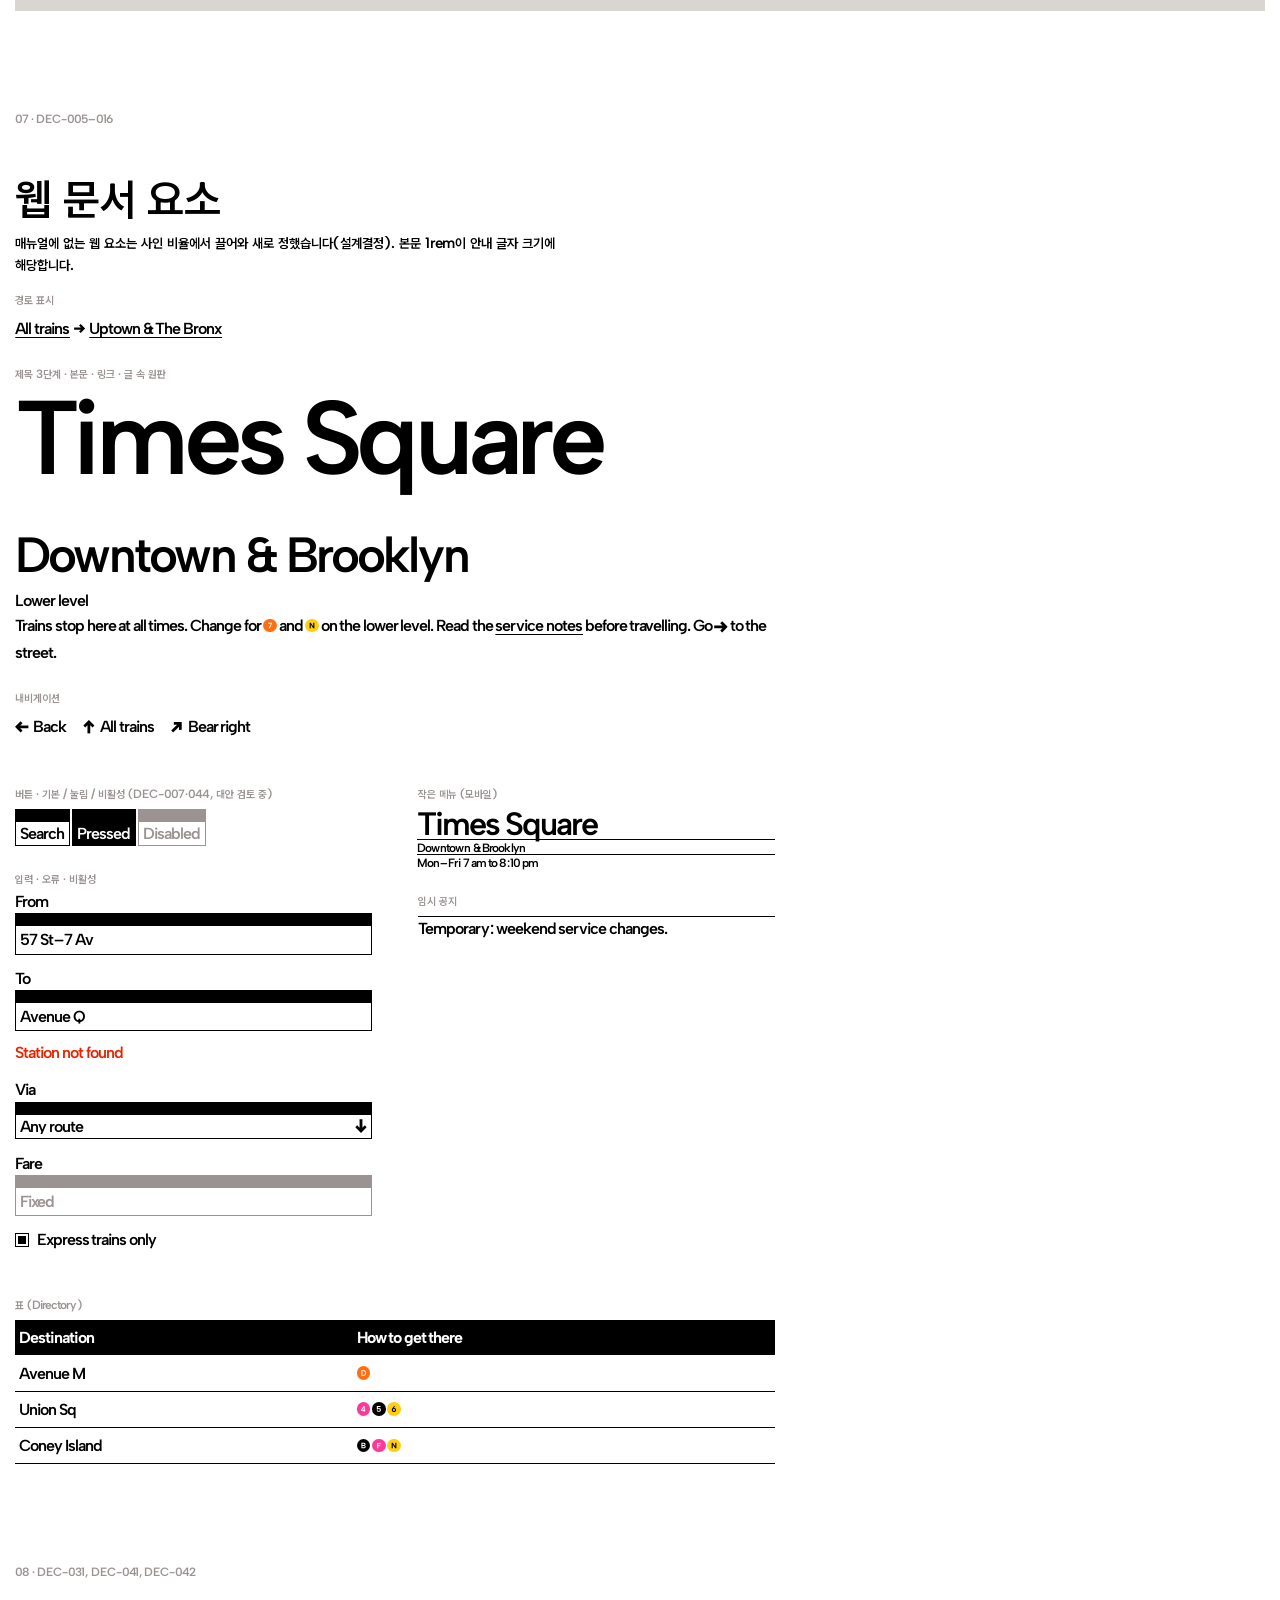
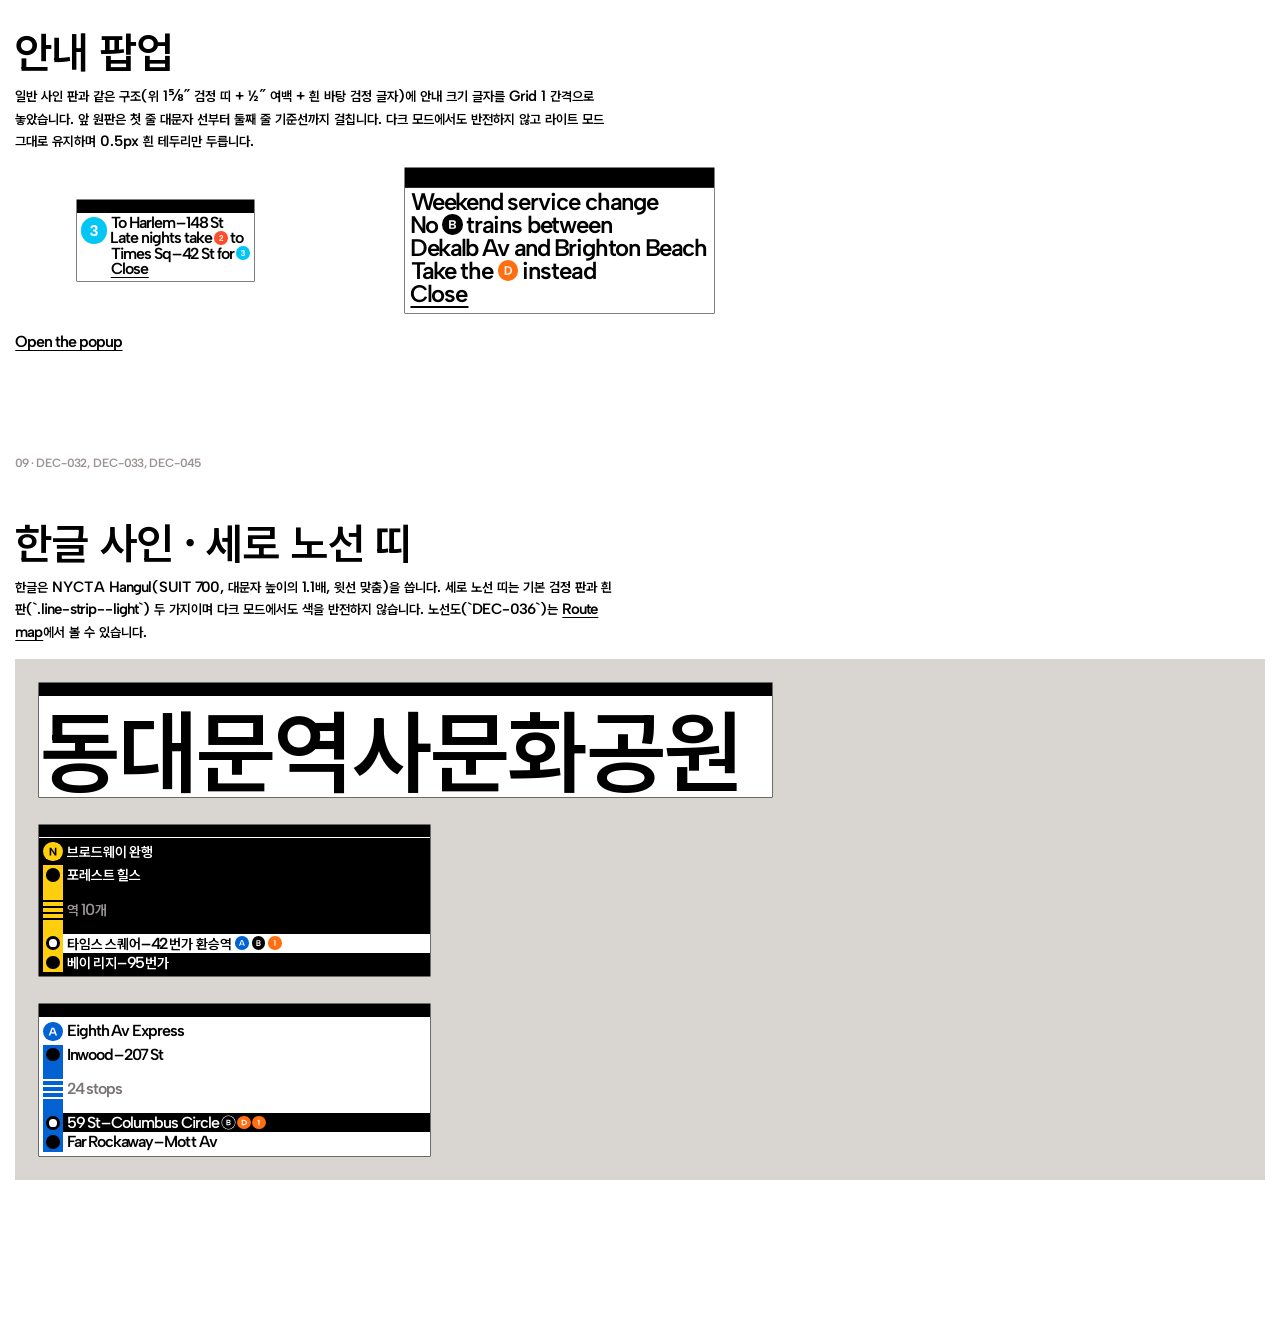
<file: specimen.html>
<!DOCTYPE html>
<html lang="ko">
<head>
<meta charset="utf-8">
<meta name="viewport" content="width=device-width, initial-scale=1">
<title>NYCTA 1970 → Web · 견본</title>
<link rel="stylesheet" href="css/nycta.css">
<script src="js/nycta.js" defer></script>
<script>/* Local preview font (tools/build_fonts.py helvetica). Never ship (DEC-028). file:// and localhost load it by default; ?font=albert shows the shipped font, ?font=helvetica forces the preview. */ (function(){var q=location.search,local=location.protocol==='file:'||/^(localhost|127\.0\.0\.1|\[::1\])$/.test(location.hostname);if(/[?&]font=helvetica\b/.test(q)||(local&&!/[?&]font=albert\b/.test(q)))document.write('<link rel="stylesheet" href="preview/helvetica.css">');})();</script>
<style>
  /* page scaffolding only (not part of the system) */
  main { padding: var(--doc-space-4) var(--doc-space-3); max-width: 1400px; }
  .sec { margin: 0 0 var(--doc-space-5); }
  .sec > .no { font-size: 12px; letter-spacing: 0; color: var(--c-grey); margin: 0 0 4px; }
  .sec > .lead { font-size: 15px; letter-spacing: 0; word-spacing: normal; line-height: 1.5; max-width: 60ch; margin: 0 0 var(--doc-space-3); }
  .cap { font-size: 12px; color: var(--c-grey); margin: 0 0 6px; letter-spacing: 0; word-spacing: normal; line-height: 1.4; }
  .wall { background: #d9d6d2; padding: 24px; display: grid; grid-template-columns: minmax(0,1fr); gap: 28px; justify-items: start; }
  @media (prefers-color-scheme: dark) { :root:not([data-theme="light"]) .wall { background: #2a2a2a; } }
  :root[data-theme="dark"] .wall { background: #2a2a2a; }
  .wall > figure { margin: 0; }
  .show-grid .m { outline: 1px dashed rgba(0,180,255,.9); outline-offset: -1px; }
  .flexrow { display: flex; flex-wrap: wrap; gap: 28px; align-items: flex-start; }
  .scale-row { display: grid; grid-template-columns: 140px minmax(0,1fr); gap: 16px; align-items: end; padding: 12px 0; border-top: var(--doc-rule) solid var(--fg); }
  .scale-row .cap { margin: 0; }
  .scale-row > :last-child { padding-left: var(--lsb-comp); }
  @media (max-width: 600px) { .scale-row { grid-template-columns: minmax(0,1fr); gap: 8px; } }
  .swatches { display: grid; grid-template-columns: repeat(auto-fill, minmax(150px, 1fr)); gap: 0; }
  .sw { padding: 12px; min-height: 96px; display: flex; flex-direction: column; justify-content: flex-end; font-size: 13px; letter-spacing: 0; word-spacing: normal; line-height: 1.35; }
  .sw b { font-size: 16px; }
  .discgrid { display: grid; grid-template-columns: repeat(auto-fill, var(--module)); gap: 0; background: var(--bg); padding: 0; }
  .discgrid > div { width: var(--module); height: var(--module); display: grid; place-items: center; }
  .arrows { display: flex; flex-wrap: wrap; background: var(--bg); }
  .arrows > figure { margin: 0; width: var(--module); }
  .arrows .m { height: var(--module); }
  .arrows figcaption { font-size: 11px; color: var(--c-grey); letter-spacing: 0; text-align: center; padding: 4px 0; }
  .doc-demo { max-width: 760px; }
  .two { display: grid; grid-template-columns: repeat(auto-fit, minmax(280px, 1fr)); gap: var(--doc-space-4); }
</style>
</head>
<body>
<svg width="0" height="0" style="position:absolute" aria-hidden="true">
  <!-- ARROW-005 | pdf p.60 | [이미지판독] normalized to construction circle D = 1 -->
  <symbol id="arrow" viewBox="-0.5 -0.5 1 1">
    <path d="M -0.488 -0.1015 L 0.119 -0.1015 L -0.048 -0.269 L 0.096 -0.403 L 0.5 0 L 0.096 0.403 L -0.048 0.269 L 0.119 0.1015 L -0.488 0.1015 Z"/>
  </symbol>
</svg>

<main>
  <header class="sec">
    <p class="cap">NYCTA Graphics Standards Manual 1970 → Web · <button type="button" class="print-toggle" data-print-toggle aria-pressed="false">인쇄 질감</button></p>
    <h1 lang="en">Specimen</h1>
    <p class="lead">원장(ledger.yaml)에 있는 규칙을 한 페이지에 모은 견본입니다. 회색 배경은 벽 역할을 하는 페이지 장식이고, 시스템에 속하지 않습니다.</p>
  </header>

  <!-- 1. Type scale -->
  <section class="sec">
    <p class="no">01 · TYPE-004–007</p>
    <h2>글자 크기 세 가지</h2>
    <p class="lead">대문자 높이로 정합니다. 9″는 역명·Exit·Transfer, 4¼″는 방향, 1⅜″는 안내 문구에 씁니다. 글자 간격은 간격표(pdf p.13)를 서체 안에 넣었으므로 CSS에서는 0입니다.</p>
    <div class="scale-row"><p class="cap">9″ · 역명</p><p class="t-ident trim" lang="en">Grand Central</p></div>
    <div class="scale-row"><p class="cap">4¼″ · 방향</p><p class="t-direction trim" lang="en">Downtown &amp; Brooklyn</p></div>
    <div class="scale-row"><p class="cap">1⅜″ · 안내</p><p class="t-info trim" lang="en">Mon–Fri 7 am to 8:10 pm · Change for express</p></div>
    <div class="scale-row"><p class="cap">글자 견본 (4¼″)</p><p class="t-direction trim" lang="en">ABCDEFGHIJKLM<br>NOPQRSTUVWXYZ<br>abcdefghijklm<br>nopqrstuvwxyz<br>0123456789 &amp;–</p></div>
  </section>

  <!-- 2. Module grid -->
  <section class="sec">
    <p class="no">02 · GRID-002, 003, 012, 013</p>
    <h2>1피트 모듈</h2>
    <p class="lead">파란 점선이 1피트 칸입니다. 위에 1⅝″ 검정 띠가 있고, 글자는 위·왼쪽 ½″ 여백에서 시작합니다. 판 폭은 1·2·4·6·8칸입니다.</p>
    <div class="wall show-grid">
      <figure><p class="cap">1×1</p><div class="plate" lang="en"><div class="m m-center"><span class="disc" data-line="A"><span>A</span></span></div></div></figure>
      <figure><p class="cap">2×1 · 안내</p><div class="plate" lang="en"><div class="m m-2"><div class="stack-g1"><p class="t-info trim" lang="en">Free transfer</p><p class="t-info trim" lang="en">to uptown trains</p></div></div></div></figure>
      <figure><p class="cap">4×1 · 방향</p><div class="plate" lang="en"><div class="m m-4"><p class="t-direction trim" lang="en">Uptown<br>&amp; The Bronx</p></div></div></figure>
      <figure><p class="cap">역명 · 이름에 맞춤, ½ ft 단위 (DEC-030)</p><div class="plate sign-ident" lang="en"><div class="m m-6"><p class="t-ident trim" lang="en">Times Square</p></div></div></figure>
      <figure><p class="cap">역명 · 이름에 맞춤, ½ ft 단위 (DEC-030)</p><div class="plate sign-ident" lang="en"><div class="m m-8"><p class="t-ident trim" lang="en">Union Square</p></div></div></figure>
    </div>
  </section>

  <!-- 3. Color -->
  <section class="sec">
    <p class="no">03 · COLOR-005, 009–012, DEC-003, 026, 027</p>
    <h2>색</h2>
    <p class="lead">매뉴얼에 숫자 값이 없어서 스캔에서 종이색을 빼고 골랐습니다. 노선색 7개, 그리고 검정·흰색·회색이 있습니다. 작은 빨강 글자는 대비 4.5:1을 맞추려고 조금 어둡게 했습니다.</p>
    <div class="swatches">
      <div class="sw" style="background:var(--c-yellow);color:#000"><b>Yellow</b>PMS 130 · #FFCE0E<br>N · 6 · Transfer</div>
      <div class="sw" style="background:var(--c-orange);color:#fff"><b>Orange</b>PMS 165 · #FF6E10<br>1 · 7 · D · EE</div>
      <div class="sw" style="background:var(--c-red);color:#fff"><b>Red</b>PMS 185 · #FF4C2B<br>2 · HH · QB · Exit</div>
      <div class="sw" style="background:var(--c-magenta);color:#fff"><b>Magenta</b>PMS 239 · #FB3998<br>4 · AA · F</div>
      <div class="sw" style="background:var(--c-green);color:#fff"><b>Green</b>PMS 354 · #01C16C<br>CC · GG · RR · SS</div>
      <div class="sw" style="background:var(--c-lightblue);color:#fff"><b>Light blue</b>PMS 312 · #02C6F4<br>3 · 8 · E · M</div>
      <div class="sw" style="background:var(--c-blue);color:#fff"><b>Blue</b>PMS 300 · #0262D3<br>A · KK</div>
      <div class="sw" style="background:#000;color:#fff;box-shadow:inset 0 0 0 1px var(--fg)"><b>Black</b>#000000<br>5 · B · LL · QJ · 판</div>
      <div class="sw" style="background:#fff;color:#000;box-shadow:inset 0 0 0 1px var(--fg)"><b>White</b>#FFFFFF<br>판 바탕</div>
      <div class="sw" style="background:var(--c-grey);color:#fff"><b>Grey</b>#9A9392<br>반전 판 · 비활성</div>
      <div class="sw" style="background:var(--bg);color:var(--c-red-text);box-shadow:inset 0 0 0 1px var(--fg)"><b>Red text</b>#E72400<br>의무 사인 · 오류</div>
    </div>
  </section>

  <!-- 4. Discs -->
  <section class="sec">
    <p class="no">04 · DISC-001, 004, 007</p>
    <h2>노선 원판 26개</h2>
    <p class="lead">지름은 모듈의 11/12이고, 글자 대문자 높이는 지름의 0.408입니다. 노선마다 글자 위치를 마스터(pdf p.15–40)에서 재서 맞췄습니다. 노란 원판은 검정 글자이고, 다크 모드에서는 검정 원판에 테두리가 생깁니다.</p>
    <div class="discgrid" lang="en">
      <div><span class="disc" data-line="1"><span>1</span></span></div>
      <div><span class="disc" data-line="2"><span>2</span></span></div>
      <div><span class="disc" data-line="3"><span>3</span></span></div>
      <div><span class="disc" data-line="4"><span>4</span></span></div>
      <div><span class="disc" data-line="5"><span>5</span></span></div>
      <div><span class="disc" data-line="6"><span>6</span></span></div>
      <div><span class="disc" data-line="7"><span>7</span></span></div>
      <div><span class="disc" data-line="8"><span>8</span></span></div>
      <div><span class="disc" data-line="A"><span>A</span></span></div>
      <div><span class="disc" data-line="AA"><span>AA</span></span></div>
      <div><span class="disc" data-line="B"><span>B</span></span></div>
      <div><span class="disc" data-line="CC"><span>CC</span></span></div>
      <div><span class="disc" data-line="D"><span>D</span></span></div>
      <div><span class="disc" data-line="E"><span>E</span></span></div>
      <div><span class="disc" data-line="EE"><span>EE</span></span></div>
      <div><span class="disc" data-line="F"><span>F</span></span></div>
      <div><span class="disc" data-line="GG"><span>GG</span></span></div>
      <div><span class="disc" data-line="HH"><span>HH</span></span></div>
      <div><span class="disc" data-line="KK"><span>KK</span></span></div>
      <div><span class="disc" data-line="LL"><span>LL</span></span></div>
      <div><span class="disc" data-line="M"><span>M</span></span></div>
      <div><span class="disc" data-line="N"><span>N</span></span></div>
      <div><span class="disc" data-line="QB"><span>QB</span></span></div>
      <div><span class="disc" data-line="QJ"><span>QJ</span></span></div>
      <div><span class="disc" data-line="RR"><span>RR</span></span></div>
      <div><span class="disc" data-line="SS"><span>SS</span></span></div>
    </div>
    <h3>세 가지 크기</h3>
    <div class="flexrow" style="align-items:flex-end">
      <figure style="margin:0"><p class="cap">11″ · 사인</p><span class="disc" data-line="B"><span>B</span></span></figure>
      <figure style="margin:0"><p class="cap">5½″</p><span class="disc disc--m" data-line="6"><span>6</span></span></figure>
      <figure style="margin:0"><p class="cap">1 11/16″ · 안내 글 옆</p><span class="disc disc--s" data-line="KK"><span>KK</span></span></figure>
    </div>
  </section>

  <!-- 5. Arrows -->
  <section class="sec">
    <p class="no">05 · ARROW-001–006</p>
    <h2>화살표 6방향</h2>
    <p class="lead">지름 11″ 원 안에 꼭 맞게 들어가는 모양 하나를 돌려 씁니다. 대각선은 위쪽 두 방향만 씁니다(비켜 가기).</p>
    <div class="arrows">
      <figure><div class="m m-center"><svg class="arrow" data-dir="up"><use href="#arrow"/></svg></div><figcaption>up</figcaption></figure>
      <figure><div class="m m-center"><svg class="arrow" data-dir="up-right"><use href="#arrow"/></svg></div><figcaption>up-right</figcaption></figure>
      <figure><div class="m m-center"><svg class="arrow" data-dir="right"><use href="#arrow"/></svg></div><figcaption>right</figcaption></figure>
      <figure><div class="m m-center"><svg class="arrow" data-dir="down"><use href="#arrow"/></svg></div><figcaption>down</figcaption></figure>
      <figure><div class="m m-center"><svg class="arrow" data-dir="left"><use href="#arrow"/></svg></div><figcaption>left</figcaption></figure>
      <figure><div class="m m-center"><svg class="arrow" data-dir="up-left"><use href="#arrow"/></svg></div><figcaption>up-left</figcaption></figure>
    </div>
  </section>

  <!-- 6. Signs -->
  <section class="sec">
    <p class="no">06 · SIGN-003–022</p>
    <h2>사인 조합</h2>
    <p class="lead">왼쪽에서 오른쪽으로 화살표 → 글 → 원판 순서로 놓습니다. 방향이 둘이면 빈 칸 하나로 나눕니다.</p>
    <div class="wall">
      <figure><p class="cap">방향 · 두 방향 사이 빈 칸</p>
        <div class="plate sign-direction" role="img" aria-label="Straight ahead: EE, N, QB, RR. Right: 2" lang="en">
          <div class="m m-center"><svg class="arrow" data-dir="up"><use href="#arrow"/></svg></div>
          <div class="m m-center"><span class="disc" data-line="EE"><span>EE</span></span></div>
          <div class="m m-center"><span class="disc" data-line="N"><span>N</span></span></div>
          <div class="m m-center"><span class="disc" data-line="QB"><span>QB</span></span></div>
          <div class="m m-center"><span class="disc" data-line="RR"><span>RR</span></span></div>
          <div class="m m-blank"></div>
          <div class="m m-center"><svg class="arrow" data-dir="right"><use href="#arrow"/></svg></div>
          <div class="m m-center"><span class="disc" data-line="2"><span>2</span></span></div>
        </div></figure>
      <figure><p class="cap">방향 · 글 두 줄</p>
        <div class="plate sign-direction" lang="en">
          <div class="m m-center"><svg class="arrow" data-dir="up-left"><use href="#arrow"/></svg></div>
          <div class="m m-4"><p class="t-direction trim" lang="en">Downtown<br>&amp; Brooklyn</p></div>
          <div class="m m-center"><span class="disc" data-line="1"><span>1</span></span></div>
          <div class="m m-center"><span class="disc" data-line="2"><span>2</span></span></div>
          <div class="m m-center"><span class="disc" data-line="3"><span>3</span></span></div>
        </div></figure>
      <figure><p class="cap">Exit(빨강 바탕 흰 글자) · Transfer(노랑 바탕 검정 글자)</p>
        <div class="plate" lang="en">
          <div class="m m-center"><svg class="arrow" data-dir="left"><use href="#arrow"/></svg></div>
          <div class="m m-exit"><p class="t-ident trim" lang="en">Exit</p></div>
          <div class="m m-blank"></div>
          <div class="m m-center"><svg class="arrow" data-dir="up"><use href="#arrow"/></svg></div>
          <div class="m m-transfer m-auto"><p class="t-ident trim" lang="en">Transfer</p></div>
          <div class="m m-center"><span class="disc" data-line="A"><span>A</span></span></div>
          <div class="m m-center"><span class="disc" data-line="AA"><span>AA</span></span></div>
          <div class="m m-center"><span class="disc" data-line="CC"><span>CC</span></span></div>
          <div class="m m-center"><span class="disc" data-line="E"><span>E</span></span></div>
        </div></figure>
      <figure><p class="cap">열차 안내</p>
        <div class="plate sign-train" lang="en">
          <div class="m m-4"><p class="t-direction trim" lang="en">Uptown</p></div>
          <div class="m m-center"><span class="disc" data-line="N"><span>N</span></span></div>
          <div class="m m-center"><span class="disc" data-line="QB"><span>QB</span></span></div>
          <div class="m m-info"><p class="t-info trim" lang="en">To 57 St–7 Av</p></div>
        </div></figure>
      <div class="flexrow">
        <figure><p class="cap">안내 2×1 · 글 옆 작은 원판</p>
          <div class="plate" lang="en"><div class="m m-2"><div class="stack-g1">
            <p class="t-info trim" lang="en">Free transfer</p>
            <p class="t-info trim" lang="en">Mon–Fri 7 am to 8:10 pm</p>
            <p class="t-info trim" lang="en">Change for <span class="disc disc--inline" data-line="F"><span>F</span></span></p>
          </div></div></div></figure>
        <figure><p class="cap">의무 1×1 · 빨강 글자</p>
          <div class="plate" lang="en"><div class="m m-mandatory"><div class="stack-g1">
            <p class="t-info trim" lang="en">No littering</p><p class="t-info trim" lang="en">No smoking</p><p class="t-info trim" lang="en">No spitting</p>
          </div></div></div></figure>
        <figure><p class="cap">반전 · 회색 바탕</p>
          <div class="plate" lang="en"><div class="m m-2 m-reverse"><p class="t-direction trim" lang="en">Exit only</p></div></div></figure>
      </div>
    </div>
  </section>

  <!-- 7. Document scale -->
  <section class="sec doc-demo">
    <p class="no">07 · DEC-005–016</p>
    <h2>웹 문서 요소</h2>
    <p class="lead">매뉴얼에 없는 웹 요소는 사인 비율에서 끌어와 새로 정했습니다(설계결정). 본문 1rem이 안내 글자 크기에 해당합니다.</p>

    <p class="cap">경로 표시</p>
    <div lang="en">
    <nav aria-label="breadcrumb"><ol class="crumbs">
      <li><a href="#">All trains</a></li>
      <li><svg class="arrow" data-dir="right" aria-hidden="true"><use href="#arrow"/></svg></li>
      <li><a href="#">Uptown &amp; The Bronx</a></li>
    </ol></nav>

    <p class="cap" lang="ko" style="margin-top:24px">제목 3단계 · 본문 · 링크 · 글 속 원판</p>
    <h1>Times Square</h1>
    <h2>Downtown &amp; Brooklyn</h2>
    <h3>Lower level</h3>
    <p>Trains stop here at all times. Change for <span class="disc disc--inline" data-line="7"><span>7</span></span> and <span class="disc disc--inline" data-line="N"><span>N</span></span> on the lower level. Read the <a href="#">service notes</a> before travelling. Go <svg class="arrow arrow--inline" data-dir="right" aria-hidden="true"><use href="#arrow"/></svg> to the street.</p>

    <p class="cap" lang="ko" style="margin-top:24px">내비게이션</p>
    <ul class="nav">
      <li><a href="#"><svg class="arrow" data-dir="left" aria-hidden="true"><use href="#arrow"/></svg>Back</a></li>
      <li><a href="#"><svg class="arrow" data-dir="up" aria-hidden="true"><use href="#arrow"/></svg>All trains</a></li>
      <li><a href="#"><svg class="arrow" data-dir="up-right" aria-hidden="true"><use href="#arrow"/></svg>Bear right</a></li>
    </ul>

    <div class="two" style="margin-top:var(--doc-space-4)">
      <div>
        <p class="cap" lang="ko">버튼 · 기본 / 눌림 / 비활성 (DEC-007·044, 대안 검토 중)</p>
        <button type="button">Search</button>
        <button type="button" aria-pressed="true">Pressed</button>
        <button type="button" disabled>Disabled</button>

        <p class="cap" lang="ko" style="margin-top:24px">입력 · 오류 · 비활성</p>
        <form>
          <label for="from">From</label><input id="from" value="57 St–7 Av">
          <label for="to" style="margin-top:16px">To</label><input id="to" value="Avenue Q" aria-invalid="true">
          <p class="error" style="margin-top:8px">Station not found</p>
          <label for="via" style="margin-top:16px">Via</label>
          <select id="via"><option>Any route</option><option>Express only</option></select>
          <label for="off" style="margin-top:16px">Fare</label><input id="off" value="Fixed" disabled>
          <label style="margin-top:16px; display:flex; align-items:center; gap:8px"><input type="checkbox" checked> Express trains only</label>
        </form>
      </div>
      <div>
        <p class="cap" lang="ko">작은 메뉴 (모바일)</p>
        <div class="compact">
          <div class="compact__title">Times Square</div>
          <div class="compact__item">Downtown &amp; Brooklyn</div>
          <div class="compact__item">Mon–Fri 7 am to 8:10 pm</div>
        </div>
        <p class="cap" lang="ko" style="margin-top:24px">임시 공지</p>
        <p class="notice">Temporary: weekend service changes.</p>
      </div>
    </div>

    <p class="cap" lang="ko" style="margin-top:var(--doc-space-4)">표 (Directory)</p>
    <table><thead><tr><th>Destination</th><th>How to get there</th></tr></thead>
      <tbody>
        <tr><td>Avenue M</td><td><span class="disc disc--inline" data-line="D"><span>D</span></span></td></tr>
        <tr><td>Union Sq</td><td><span class="disc disc--inline" data-line="4"><span>4</span></span> <span class="disc disc--inline" data-line="5"><span>5</span></span> <span class="disc disc--inline" data-line="6"><span>6</span></span></td></tr>
        <tr><td>Coney Island</td><td><span class="disc disc--inline" data-line="B"><span>B</span></span> <span class="disc disc--inline" data-line="F"><span>F</span></span> <span class="disc disc--inline" data-line="N"><span>N</span></span></td></tr>
      </tbody></table>
    </div>
  </section>
  <!-- 8. Information popup -->
  <section class="sec doc-demo">
    <p class="no">08 · DEC-031, DEC-041, DEC-042</p>
    <h2>안내 팝업</h2>
    <p class="lead">일반 사인 판과 같은 구조(위 1⅝″ 검정 띠 + ½″ 여백 + 흰 바탕 검정 글자)에 안내 크기 글자를 Grid 1 간격으로 놓았습니다. 앞 원판은 첫 줄 대문자 선부터 둘째 줄 기준선까지 걸칩니다. 다크 모드에서도 반전하지 않고 라이트 모드 그대로 유지하며 0.5px 흰 테두리만 두릅니다.</p>
    <div class="flexrow">
<div class="popup" role="dialog" aria-labelledby="sp-a-t" lang="en">
  <div class="popup__body">
    <span class="disc popup__disc" data-line="3" role="img" aria-label="3 train"><span>3</span></span>
    <div class="popup__text">
      <p id="sp-a-t">To Harlem–148 St</p>
      <p>Late nights take <span class="disc disc--inline" data-line="2"><span>2</span></span> to</p>
      <p>Times Sq–42 St for <span class="disc disc--inline" data-line="3"><span>3</span></span></p>
      <p><button type="button" class="popup__close">Close</button></p>
    </div>
  </div>
</div>
<div class="popup" role="dialog" style="--popup-fs: 1.5rem" aria-labelledby="sp-b-t" lang="en">
  <div class="popup__body">
    <div class="popup__text">
      <p id="sp-b-t">Weekend service change</p>
      <p>No <span class="disc disc--inline" data-line="B"><span>B</span></span> trains between</p>
      <p>Dekalb Av and Brighton Beach</p>
      <p>Take the <span class="disc disc--inline" data-line="D"><span>D</span></span> instead</p>
      <p><button type="button" class="popup__close">Close</button></p>
    </div>
  </div>
</div>
    </div>
    <p style="margin-top:var(--doc-space-3)" lang="en"><button type="button" class="btn-link" onclick="document.getElementById('sp-m').showModal()">Open the popup</button></p>
<dialog class="popup" id="sp-m" aria-labelledby="sp-m-t" lang="en">
  <div class="popup__body">
    <span class="disc popup__disc" data-line="3" role="img" aria-label="3 train"><span>3</span></span>
    <div class="popup__text">
      <p id="sp-m-t">To Harlem–148 St</p>
      <p>Late nights take <span class="disc disc--inline" data-line="2"><span>2</span></span> to</p>
      <p>Times Sq–42 St for <span class="disc disc--inline" data-line="3"><span>3</span></span></p>
      <form method="dialog"><button class="popup__close" autofocus>Close</button></form>
    </div>
  </div>
</dialog>
  </section>

  <!-- 9. Korean & Vertical line strip -->
  <section class="sec">
    <p class="no">09 · DEC-032, DEC-033, DEC-045</p>
    <h2>한글 사인 · 세로 노선 띠</h2>
    <p class="lead">한글은 NYCTA Hangul(SUIT 700, 대문자 높이의 1.1배, 윗선 맞춤)을 씁니다. 세로 노선 띠는 기본 검정 판과 흰 판(`.line-strip--light`) 두 가지이며 다크 모드에서도 색을 반전하지 않습니다. 노선도(`DEC-036`)는 <a href="map.html">Route map</a>에서 볼 수 있습니다.</p>
    <div class="wall">
      <div class="plate sign-ident"><div class="m"><p class="t-ident trim">동대문역사문화공원</p></div></div>
      <div class="flexrow">
        <div class="line-strip" data-line="N">
          <button type="button" class="line-strip__head" aria-expanded="false">
            <span class="disc line-strip__disc" data-line="N"><span>N</span></span>
            <span class="line-strip__title">브로드웨이 완행</span>
          </button>
          <ol class="line-strip__stops">
            <li class="line-strip__stop"><span class="line-strip__name">포레스트 힐스</span></li>
            <li class="line-strip__fold"><span class="line-strip__count">역 10개</span></li>
            <li class="line-strip__stop is-current" aria-current="location"><span class="line-strip__name">타임스 스퀘어–42번가 <span class="line-strip__tail">환승역 <span class="disc disc--inline" data-line="A"><span>A</span></span></span> <span class="disc disc--inline" data-line="B"><span>B</span></span> <span class="disc disc--inline" data-line="1"><span>1</span></span></span></li>
            <li class="line-strip__stop"><span class="line-strip__name">베이 리지–95번가</span></li>
          </ol>
        </div>
        <div class="line-strip line-strip--light" data-line="A" lang="en">
          <button type="button" class="line-strip__head" aria-expanded="false">
            <span class="disc line-strip__disc" data-line="A"><span>A</span></span>
            <span class="line-strip__title">Eighth Av Express</span>
          </button>
          <ol class="line-strip__stops">
            <li class="line-strip__stop"><span class="line-strip__name">Inwood–207 St</span></li>
            <li class="line-strip__fold"><span class="line-strip__count">24 stops</span></li>
            <li class="line-strip__stop is-current" aria-current="location"><span class="line-strip__name">59 St–Columbus <span class="line-strip__tail">Circle <span class="disc disc--inline" data-line="B"><span>B</span></span></span> <span class="disc disc--inline" data-line="D"><span>D</span></span> <span class="disc disc--inline" data-line="1"><span>1</span></span></span></li>
            <li class="line-strip__stop"><span class="line-strip__name">Far Rockaway–Mott Av</span></li>
          </ol>
        </div>
      </div>
    </div>
  </section>
</main>
</body>
</html>
</file>
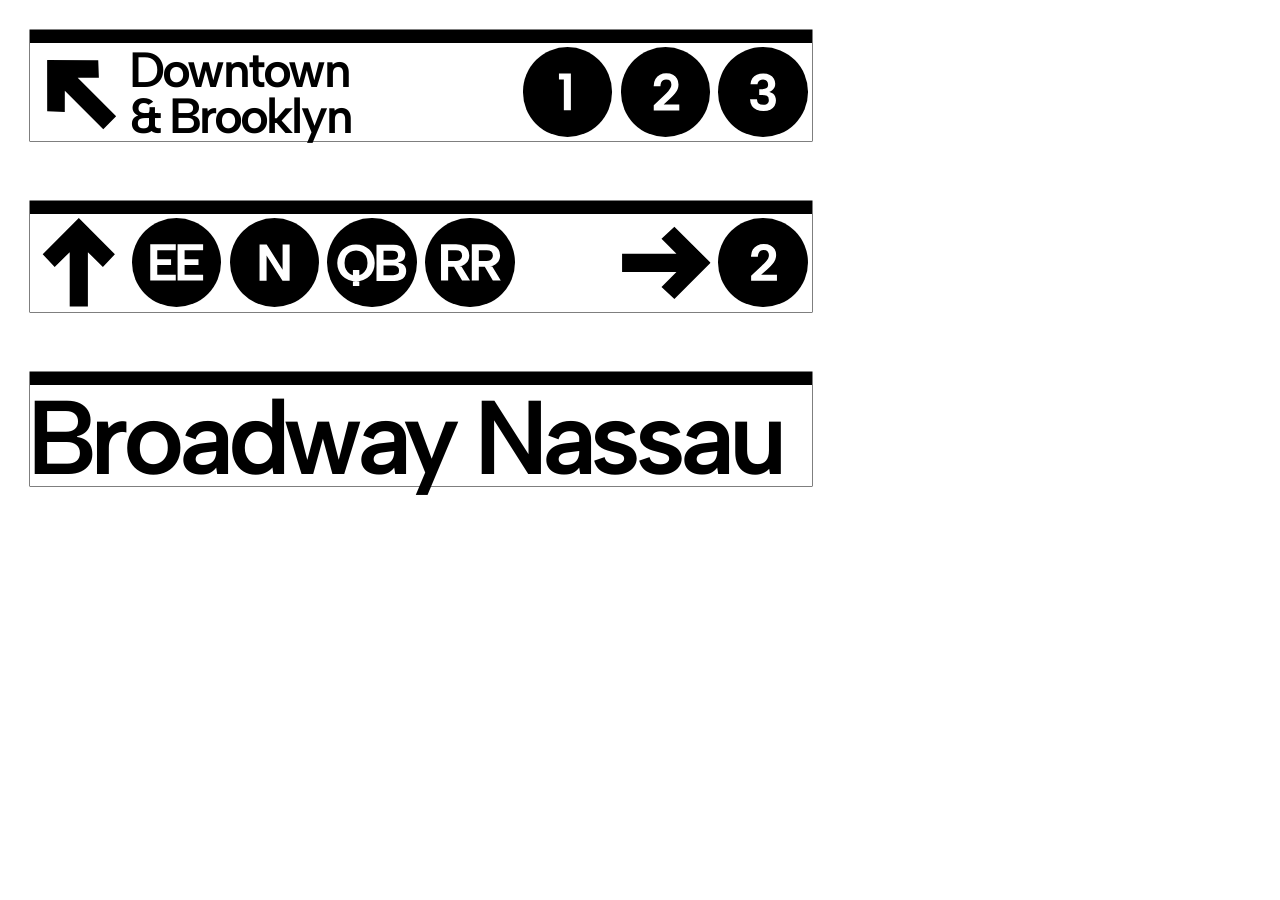
<file: verify.html>
<!DOCTYPE html><html lang="en" data-theme="light"><head><meta charset="utf-8"><link rel="stylesheet" href="css/nycta.css">
<script>/* Local preview font (tools/build_fonts.py helvetica). Never ship (DEC-028). file:// and localhost load it by default; ?font=albert shows the shipped font, ?font=helvetica forces the preview. */ (function(){var q=location.search,local=location.protocol==='file:'||/^(localhost|127\.0\.0\.1|\[::1\])$/.test(location.hostname);if(/[?&]font=helvetica\b/.test(q)||(local&&!/[?&]font=albert\b/.test(q)))document.write('<link rel="stylesheet" href="preview/helvetica.css">');})();</script>
<style>
body{padding:30px;background:#fff}
.v{margin-bottom:60px}
/* verification only: print discs black like the 1970 masters (geometry check, not color) */
.mono .disc{--line:#000 !important;color:#fff !important}
:root{--module:97.75px}
</style></head><body>
<svg width="0" height="0" style="position:absolute"><symbol id="arrow" viewBox="-0.5 -0.5 1 1"><path d="M -0.488 -0.1015 L 0.119 -0.1015 L -0.048 -0.269 L 0.096 -0.403 L 0.5 0 L 0.096 0.403 L -0.048 0.269 L 0.119 0.1015 L -0.488 0.1015 Z"/></symbol></svg>
<div class="v mono" id="ex3"><div class="plate">
 <div class="m m-center"><svg class="arrow" data-dir="up-left"><use href="#arrow"/></svg></div>
 <div class="m m-4"><p class="t-direction trim">Downtown<br>&amp; Brooklyn</p></div>
 <div class="m m-center"><span class="disc" data-line="1"><span>1</span></span></div>
 <div class="m m-center"><span class="disc" data-line="2"><span>2</span></span></div>
 <div class="m m-center"><span class="disc" data-line="3"><span>3</span></span></div>
</div></div>
<div class="v mono" id="ex4"><div class="plate">
 <div class="m m-center"><svg class="arrow" data-dir="up"><use href="#arrow"/></svg></div>
 <div class="m m-center"><span class="disc" data-line="EE"><span>EE</span></span></div>
 <div class="m m-center"><span class="disc" data-line="N"><span>N</span></span></div>
 <div class="m m-center"><span class="disc" data-line="QB"><span>QB</span></span></div>
 <div class="m m-center"><span class="disc" data-line="RR"><span>RR</span></span></div>
 <div class="m m-blank"></div>
 <div class="m m-center"><svg class="arrow" data-dir="right"><use href="#arrow"/></svg></div>
 <div class="m m-center"><span class="disc" data-line="2"><span>2</span></span></div>
</div></div>
<div class="v" id="ex6"><div class="plate"><div class="m m-8"><p class="t-ident trim">Broadway Nassau</p></div></div></div>
</body></html>
</file>
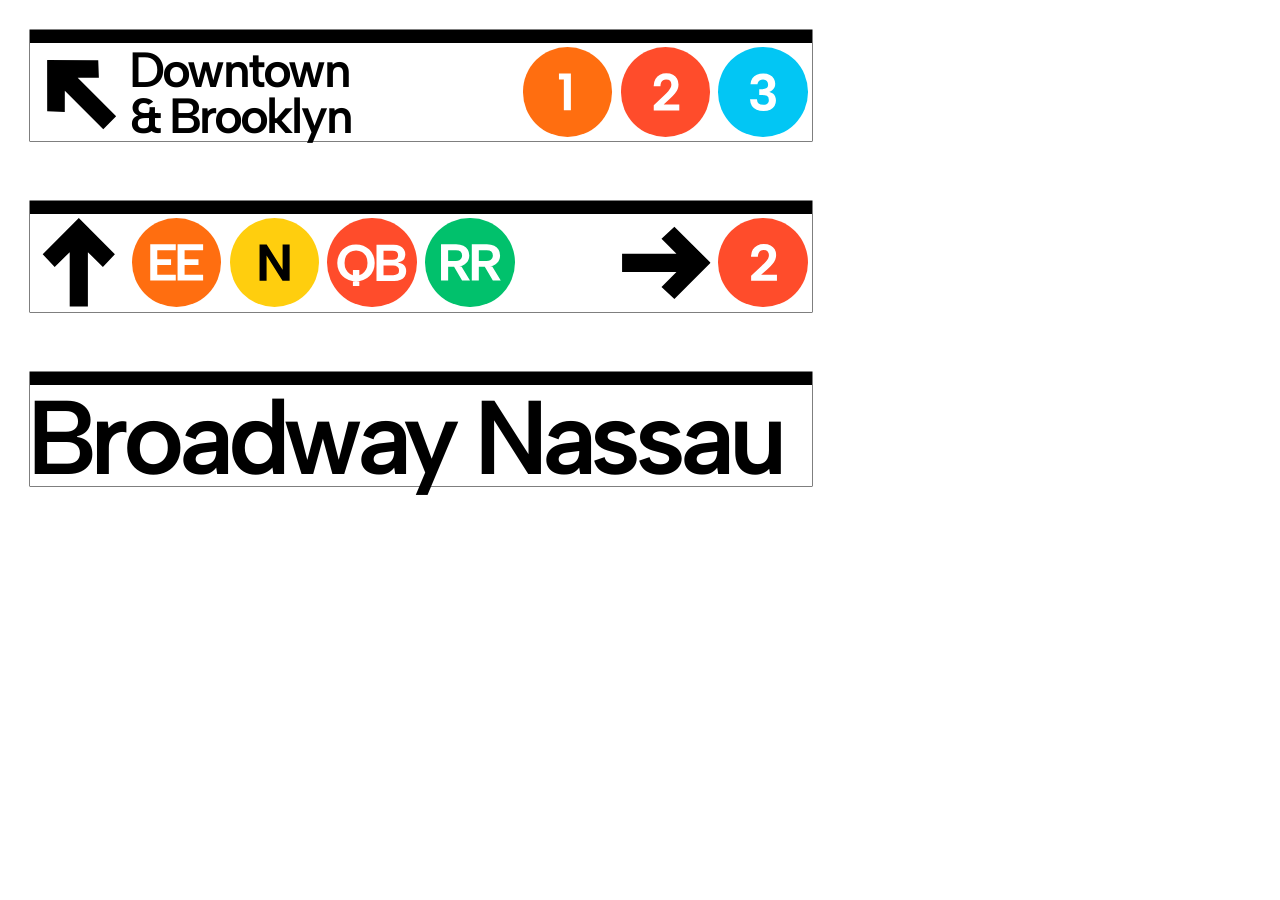
<file: verify_color.html>
<!DOCTYPE html><html lang="en" data-theme="light"><head><meta charset="utf-8"><link rel="stylesheet" href="css/nycta.css">
<script>/* Local preview font (tools/build_fonts.py helvetica). Never ship (DEC-028). file:// and localhost load it by default; ?font=albert shows the shipped font, ?font=helvetica forces the preview. */ (function(){var q=location.search,local=location.protocol==='file:'||/^(localhost|127\.0\.0\.1|\[::1\])$/.test(location.hostname);if(/[?&]font=helvetica\b/.test(q)||(local&&!/[?&]font=albert\b/.test(q)))document.write('<link rel="stylesheet" href="preview/helvetica.css">');})();</script>
<style>
body{padding:30px;background:#fff}
.v{margin-bottom:60px}
/* verification only: print discs black like the 1970 masters (geometry check, not color) */
.mono .disc{--line:#000 !important;color:#fff !important}
:root{--module:97.75px}
</style></head><body>
<svg width="0" height="0" style="position:absolute"><symbol id="arrow" viewBox="-0.5 -0.5 1 1"><path d="M -0.488 -0.1015 L 0.119 -0.1015 L -0.048 -0.269 L 0.096 -0.403 L 0.5 0 L 0.096 0.403 L -0.048 0.269 L 0.119 0.1015 L -0.488 0.1015 Z"/></symbol></svg>
<div class="v" id="ex3"><div class="plate">
 <div class="m m-center"><svg class="arrow" data-dir="up-left"><use href="#arrow"/></svg></div>
 <div class="m m-4"><p class="t-direction trim">Downtown<br>&amp; Brooklyn</p></div>
 <div class="m m-center"><span class="disc" data-line="1"><span>1</span></span></div>
 <div class="m m-center"><span class="disc" data-line="2"><span>2</span></span></div>
 <div class="m m-center"><span class="disc" data-line="3"><span>3</span></span></div>
</div></div>
<div class="v" id="ex4"><div class="plate">
 <div class="m m-center"><svg class="arrow" data-dir="up"><use href="#arrow"/></svg></div>
 <div class="m m-center"><span class="disc" data-line="EE"><span>EE</span></span></div>
 <div class="m m-center"><span class="disc" data-line="N"><span>N</span></span></div>
 <div class="m m-center"><span class="disc" data-line="QB"><span>QB</span></span></div>
 <div class="m m-center"><span class="disc" data-line="RR"><span>RR</span></span></div>
 <div class="m m-blank"></div>
 <div class="m m-center"><svg class="arrow" data-dir="right"><use href="#arrow"/></svg></div>
 <div class="m m-center"><span class="disc" data-line="2"><span>2</span></span></div>
</div></div>
<div class="v" id="ex6"><div class="plate"><div class="m m-8"><p class="t-ident trim">Broadway Nassau</p></div></div></div>
</body></html>
</file>
<file: css/nycta.css>
/* ==========================================================================
   NYCTA Graphics Standards Manual (1970) → Web — design tokens & components
   Source of truth: ledger.yaml (rule IDs). Comment format:
   RULE-ID | pdf p.N | [status]
   [변환] values carry their formula. "in" in formulas = one manual inch.
   ========================================================================== */

/* -------------------------------------------------------------------------
   0. Typeface
   ------------------------------------------------------------------------- */
@font-face {
  font-family: "Albert Sans NYCTA";
  src: url("../fonts/albert-sans-nycta-wght.woff2") format("woff2");
  font-weight: 100 900;                       /* DEC-017 | - | [설계결정] variable wght axis */
  /* DEC-024 | pdf p.13, 94–157 | [변환] Albert Sans (OFL) with the manual's pair chart (TYPE-016/017) compiled into
     its kern feature: gap between glyph outlines = chart units + master reference insets, 1 unit = cap/36.
     Pairs not in the chart = 4 units (TYPE-024: 2 + 2). Renamed per OFL. */
  font-style: normal;
  font-display: swap;
}
@font-face {
  font-family: "NYCTA Hangul";
  src: url("../fonts/nycta-hangul.woff2") format("woff2");
  font-weight: 100 900;                       /* DEC-032 | - | [설계결정] one static weight (SUIT wght 700); range stops faux bold */
  /* DEC-032 | - | [변환] SUIT (OFL, renamed) Hangul only: frame = 1.1 cap, top on the cap line, native fixed width − 1 unit.
     Only syllables SUIT draws (2,668 incl. all KS X 1001); others fall back. */
  unicode-range: U+3131-318E, U+AC00-D7A3;
  font-style: normal;
  font-display: swap;
}

@layer nycta.tokens, nycta.base, nycta.components; /* DEC-046 | - | [설계결정] cascade layers so host apps override without specificity battles */

/* -------------------------------------------------------------------------
   1. Tokens
   ------------------------------------------------------------------------- */
@layer nycta.tokens {
:root {
  /* --- typeface --- */
  --font-sign: "Albert Sans NYCTA", "NYCTA Hangul", system-ui, sans-serif; /* DEC-017, DEC-024, DEC-032 | - | [설계결정] substitute for TYPE-001 Standard Medium; Hangul companion */
  --font-weight-light: 600;                             /* DEC-017 | - | [설계결정] Medium equivalent (TYPE-002), dark type on white */
  --font-weight: var(--font-weight-light);              /* DEC-017, DEC-019 | - | [설계결정] current page weight (dark mode swaps it) */
  --font-weight-dark: 560;                              /* DEC-019 | - | [설계결정] irradiation compensation */
  --cap-em: 0.700;                                      /* DEC-017 | - | [변환] Albert Sans capHeight 700 / UPM 1000 */
  --ls: 0em;                                            /* DEC-024 | pdf p.13 | [변환] spacing now comes from the chart kerning in the font */
  --ws: -0.1485em;                                      /* DEC-018, TYPE-021 | pdf p.62,65 | [변환] word gap = 0.34 cap ink-to-ink (manual samples '& Brooklyn', 'Broadway Nassau') */
  --lsb-comp: 0.064em;                                  /* DEC-025 | pdf p.62,66 | [변환] straight-stem capitals (B D E F H I K L M N P R U): font side bearing − master inset; round letters end up ≈0.02em left (optical overshoot) */
  --ws-ko: -0.0737em;                                   /* DEC-033, DEC-018 | - | [변환] Hangul word gap ink-to-ink = 0.34 × 1.1 cap */
  --lsb-table: "A0.0022 B0.0642 C0.0398 D0.0638 E0.0776 F0.0622 G0.0392 H0.0628 I0.064 J0.0437 K0.0624 L0.0634 M0.0669 N0.0622 O0.0371 P0.069 Q0.0359 R0.0682 S0.042 T0.0281 U0.0569 V0.021 W0.0186 X0.043 Y0.0183 Z0.0438 a0.0371 b0.0561 c0.0394 d0.0316 e0.0371 f0.0325 g0.0394 h0.056 i0.0563 j-0.0441 k0.0618 l0.0552 m0.0554 n0.055 o0.0423 p0.0653 q0.0388 r0.0565 s0.0404 t0.0222 u0.0448 v0.0084 w0.0206 x0.0218 y-0.0028 z0.0336 00.0547 10.032 20.0394 30.0465 40.0326 50.0557 60.0519 70.0244 80.0496 90.0422 &0.0559";                                     /* DEC-043, DEC-025 | - | [변환] per first letter pull (em), written by tools/build_fonts.py --write-css, applied by js/nycta.js */
  --lsb-comp-ko: 0.0199em;                              /* DEC-033, DEC-025 | - | [변환] median Hangul left side bearing (after −1 unit tracking) */
  --trim-k: 0.35;                                       /* GRID-003 | - | [변환] (ascent+descent)/2 − (ascent − cap) of the web font */

  /* --- module (sign scale) --- */
  --fs-min: 12px;                                       /* DEC-016, DEC-023 | - | [설계결정] Information text floor */
  --module: clamp(40px, 10vw, calc(1rem * var(--cap-em) * 12 / 1.375)); /* DEC-001, DEC-002 | - | [변환] tracks --cap-em & root font-size (97.75px for Albert 16px) */

  /* line heights (font-size units) = pitch / cap × capEm */
  --lh-g2: calc(5.625 / 4.25 * var(--cap-em));          /* GRID-006 | pdf p.10 | [변환] pitch 5 5/8in → 0.9265 */
  --lh-g1: calc(1.875 / 1.375 * var(--cap-em));         /* GRID-007 | pdf p.11 | [변환] pitch 1 7/8in → 0.9545 */
  --lh-body: 1.5;                                       /* DEC-020 | - | [설계결정] long-form text only */

  /* discs (sizes in the module rule below) */
  --disc-glyph: 0.408;                                  /* DISC-004, DISC-007 | pdf p.15–40 | [이미지판독] glyph cap / D, median of 26 masters */

  /* --- document scale (DEC-002): body = Information tier at 1rem --- */
  --doc-in: calc(1rem * var(--cap-em) / 1.375);         /* DEC-002 | - | [변환] 1rem ↔ 1 3/8in cap → 1in ≈ 8.15px */
  --doc-fs-s: 1rem;                                     /* DEC-005 | - | [설계결정] */
  --doc-fs-m: clamp(1.75rem, 1rem + 3vw, calc(1rem * 4.25 / 1.375));  /* DEC-002, DEC-005 | - | [설계결정] max = TYPE-006 ratio 3.091rem */
  --doc-fs-l: clamp(2.5rem, 1rem + 7vw, calc(1rem * 9 / 1.375));      /* DEC-002, DEC-005 | - | [설계결정] max = TYPE-005 ratio 6.545rem */
  --doc-space-1: calc(var(--doc-in) * 0.5);             /* GRID-003 | - | [변환] ½in */
  --doc-space-2: calc(var(--doc-in) * 1.375);           /* GRID-006 | - | [변환] 1 3/8in */
  --doc-space-3: calc(var(--doc-in) * 1.875);           /* GRID-007 | - | [변환] 1 7/8in */
  --doc-space-4: calc(var(--doc-in) * 5.625);           /* GRID-006 | - | [변환] 5 5/8in */
  --doc-space-5: calc(var(--doc-in) * 12);              /* GRID-002 | - | [변환] 1 module */
  --doc-band: calc(var(--doc-in) * 1.625);              /* GRID-013 | - | [변환] band at document scale */
  --doc-rule: max(1px, calc(var(--doc-in) * 0.125));    /* SIGN-023 | - | [변환] 1/8in */

  /* --- UI geometry, focus & layering tokens --- */
  --ring-w: 0.5px;                                      /* DEC-041 | - | [설계결정] plate / dark-mode ring width */
  --focus-w: 1px;                                       /* DEC-008 | - | [설계결정] minimal keyboard focus outline */
  --focus-offset: 2px;                                  /* DEC-008 | - | [설계결정] */
  --z-dot: 1;                                           /* DEC-045 | - | [설계결정] station dot above vertical strip */
  --z-print-grain: 2147483646;                          /* DEC-038 | - | [설계결정] paper grain overlay above page flow */

  /* --- colors (DEC-003: scan, paper-corrected) --- */
  --c-pure-white: #FFFFFF;                              /* COLOR-009 | pdf p.65 | [확정] immutable white (unaffected by DEC-038 paper tint) */
  --c-white:      var(--c-pure-white);                  /* COLOR-009 | pdf p.65 | [확정] surface white (paper tint swaps this under data-print) */
  --c-black:      #000000;                              /* COLOR-009, DEC-003 | pdf p.65 | [설계결정] pure black, swatch photo distorted */
  --c-yellow:     #FFCE0E;                              /* COLOR-005 | pdf p.49 | [이미지판독] PMS 130 lines + PMS 109 Transfer */
  --c-orange:     #FF6E10;                              /* COLOR-005 | pdf p.50 | [이미지판독] PMS 165 */
  --c-red:        #FF4C2B;                              /* COLOR-005 | pdf p.51 | [이미지판독] PMS 185 lines + Warm Red Exit + mandatory */
  --c-magenta:    #FB3998;                              /* COLOR-005 | pdf p.52 | [이미지판독] PMS 239 */
  --c-green:      #01C16C;                              /* COLOR-005 | pdf p.53 | [이미지판독] PMS 354 */
  --c-lightblue:  #02C6F4;                              /* COLOR-005 | pdf p.54 | [이미지판독] PMS 312 */
  --c-blue:       #0262D3;                              /* COLOR-005 | pdf p.55 | [이미지판독] PMS 300 */
  --c-grey:       #9A9392;                              /* COLOR-005, COLOR-007, DEC-027 | pdf p.57,88 | [설계결정] scan #9E9897 darkened to 3:1 with white */
  --c-grey-text:  #797473;                              /* DEC-046, DEC-045, DEC-027 | - | [설계결정] --c-grey darkened (same hue) to 4.61:1 on white / 4.51:1 on paper, small grey text on white surfaces */
  --c-red-text-light: #E72400;                          /* DEC-026 | - | [설계결정] scan red darkened (same hue) to 4.5:1 on white, small red text only */
  --c-red-text:   var(--c-red-text-light);              /* DEC-026, DEC-041 | - | [설계결정] dark mode swaps it; plates keep the light value */

  /* semantic (swapped in dark mode, DEC-019) */
  --fg: var(--c-black);                                 /* COLOR-009 | pdf p.65 | [확정] black on white */
  --bg: var(--c-white);                                 /* COLOR-009 | pdf p.65 | [확정] */
  --ring-plate: 0 0 0 var(--ring-w) var(--c-black);     /* DEC-041 | - | [설계결정] 0.5px black ring in light mode, white in dark mode */
  --disc-dark-ring: none;                               /* DEC-019, DEC-041 | - | [설계결정] 0.5px white ring on black discs sitting on dark surfaces */
  --backdrop-bg: color-mix(in srgb, var(--bg) 80%, transparent); /* DEC-031 | - | [설계결정] page colour at 80% */
  --select-arrow-light: url("data:image/svg+xml,%3Csvg xmlns='http://www.w3.org/2000/svg' viewBox='-0.5 -0.5 1 1'%3E%3Cg transform='rotate(90)'%3E%3Cpath fill='%23000000' d='M -0.488 -0.1015 L 0.119 -0.1015 L -0.048 -0.269 L 0.096 -0.403 L 0.5 0 L 0.096 0.403 L -0.048 0.269 L 0.119 0.1015 L -0.488 0.1015 Z'/%3E%3C/g%3E%3C/svg%3E");
  --select-arrow-dark: url("data:image/svg+xml,%3Csvg xmlns='http://www.w3.org/2000/svg' viewBox='-0.5 -0.5 1 1'%3E%3Cg transform='rotate(90)'%3E%3Cpath fill='%23FFFFFF' d='M -0.488 -0.1015 L 0.119 -0.1015 L -0.048 -0.269 L 0.096 -0.403 L 0.5 0 L 0.096 0.403 L -0.048 0.269 L 0.119 0.1015 L -0.488 0.1015 Z'/%3E%3C/g%3E%3C/svg%3E");
  --select-arrow: var(--select-arrow-light);            /* DEC-009, ARROW-005 | - | [설계결정] down arrow on <select> */
  --c-exit-bg: var(--c-red);    --c-exit-fg: var(--c-white);       /* COLOR-010 | pdf p.67 | [확정] white on Warm Red */
  --c-transfer-bg: var(--c-yellow); --c-transfer-fg: var(--c-black); /* COLOR-011, DEC-004 | pdf p.67 | [확정] black on PMS 109 */
  --c-mandatory: var(--c-red-text);                     /* SIGN-018, COLOR-012, DEC-026 | pdf p.86 | [설계결정] */
  --c-error: var(--c-red-text);                         /* DEC-010, DEC-026 | - | [설계결정] */
  --c-disabled: var(--c-grey);                          /* DEC-012 | - | [설계결정] */
  --c-reverse-bg: var(--c-grey);                        /* COLOR-007 | pdf p.88,92 | [확정] 'Subway' / 'Exit only' reverse */

  color-scheme: light dark;
}
/* Everything measured in the module (sign scale). Declared again on every element that sets its own --module, or the
   values arrive already computed from :root and only the cells (.m) follow the new module, not the type, rules or discs.
   DEC-016, DEC-002 | - | [설계결정] .compact and .module-scope (any element that sets --module) recompute them */
:root, .compact, .module-scope {
  --in: calc(var(--module) / 12);                       /* GRID-002 | pdf p.9–11 | [변환] module = 12in */

  /* cap heights (TYPE-004: size = UPPER CASE X height) */
  --cap-l: calc(var(--in) * 9);                         /* TYPE-005 | pdf p.7–9 | [이미지판독] identification / Exit / Transfer */
  --cap-m: calc(var(--in) * 4.25);                      /* TYPE-006 | pdf p.7,8,10 | [이미지판독] directional */
  --cap-s: calc(var(--in) * 1.375);                     /* TYPE-007 | pdf p.7,8,11 | [이미지판독] informational */
  --fs-l: calc(var(--cap-l) / var(--cap-em));           /* TYPE-005 | - | [변환] cap / capEm */
  --fs-m: calc(var(--cap-m) / var(--cap-em));           /* TYPE-006 | - | [변환] cap / capEm */
  --fs-s: max(var(--fs-min), calc(var(--cap-s) / var(--cap-em))); /* TYPE-007, DEC-016 | - | [변환] cap / capEm, 12px floor [설계결정] */

  /* space units (TYPE-026: 1 unit = cap / 36) — reference only; the pair matrix is applied inside the font (DEC-024) */
  --unit-l: calc(var(--cap-l) / 36);                    /* TYPE-026 | pdf p.104,116 | [이미지판독] */
  --unit-m: calc(var(--cap-m) / 36);                    /* TYPE-026 | pdf p.158 | [이미지판독] */
  --unit-s: calc(var(--cap-s) / 36);                    /* TYPE-026 | pdf p.174 | [이미지판독] */

  /* spacing */
  --space-margin: calc(var(--in) * 0.5);                /* GRID-003, GRID-004 | pdf p.9–11 | [이미지판독] ½in top/left */
  --space-gap-g1: calc(var(--in) * 0.5);                /* GRID-007 | pdf p.11 | [이미지판독] baseline → next cap line */
  --space-gap-g2: calc(var(--in) * 1.375);              /* GRID-006 | pdf p.10 | [이미지판독] */
  --space-disc-text: calc(var(--in) * 0.5);             /* GRID-009 | pdf p.11 | [이미지판독] */

  /* strokes */
  --stroke-band: calc(var(--in) * 1.625);               /* GRID-013 | pdf p.64 | [이미지판독] black band 1 5/8in */
  --stroke-divider: max(1px, calc(var(--in) * 0.125));  /* SIGN-023 | pdf p.88 | [확정] 1/8in divider line */

  /* discs */
  --disc-l: calc(var(--in) * 11);                       /* DISC-001, GRID-016 | pdf p.14,65 | [이미지판독] 11in in 12in module */
  --disc-m: calc(var(--in) * 5.5);                      /* DISC-001 | pdf p.14 | [이미지판독] */
  --disc-s: calc(var(--in) * 1.6875);                   /* DISC-001, GRID-008 | pdf p.11,14 | [이미지판독] 1 11/16in */
}

/* -------------------------------------------------------------------------
   2. Dark mode (DEC-019)
   ------------------------------------------------------------------------- */
@media (prefers-color-scheme: dark) {
  :root:not([data-theme="light"]) {
    --fg: var(--c-white);                               /* DEC-019 | - | [설계결정] swap */
    --bg: var(--c-black);                               /* DEC-019 | - | [설계결정] swap */
    --font-weight: var(--font-weight-dark);             /* DEC-019 | - | [설계결정] */
    --c-red-text: var(--c-red);                         /* DEC-026 | - | [설계결정] scan red already 6.3:1 on black */
    --ring-plate: 0 0 0 var(--ring-w) var(--c-pure-white); /* DEC-041 | - | [설계결정] 0.5px white ring on plates, popups, line-strips */
    --disc-dark-ring: 0 0 0 var(--ring-w) var(--c-pure-white); /* DEC-019, DEC-041 | - | [설계결정] 0.5px white ring on black discs outside light plates */
    --select-arrow: var(--select-arrow-dark);           /* DEC-009 | - | [설계결정] */
  }
}
:root[data-theme="dark"] {
  --fg: var(--c-white);                                 /* DEC-019 | - | [설계결정] */
  --bg: var(--c-black);                                 /* DEC-019 | - | [설계결정] */
  --font-weight: var(--font-weight-dark);               /* DEC-019 | - | [설계결정] */
  --c-red-text: var(--c-red);                           /* DEC-026 | - | [설계결정] */
  --ring-plate: 0 0 0 var(--ring-w) var(--c-pure-white); /* DEC-041 */
  --disc-dark-ring: 0 0 0 var(--ring-w) var(--c-pure-white); /* DEC-019, DEC-041 */
  --select-arrow: var(--select-arrow-dark);             /* DEC-009 */
}
} /* end @layer nycta.tokens */

/* -------------------------------------------------------------------------
   3. Base
   ------------------------------------------------------------------------- */
@layer nycta.base {
*, *::before, *::after { box-sizing: border-box; border-radius: 0; } /* DEC-009 | - | [설계결정] exact rectangles everywhere */
/* em-based spacing must resolve against each element's own font-size, so it is set on every element
   (an inherited letter-spacing would keep the body's px value) — DEC-018 | - | [변환] */
* { letter-spacing: var(--ls); word-spacing: var(--ws); --lsb-pull: var(--lsb-comp); }
/* Korean text — set per element by its own language, so lang="en" inside a Korean page keeps the Latin values */
:lang(ko) {
  word-break: keep-all;                                 /* DEC-033 | - | [설계결정] never break inside a Korean word */
  line-break: strict;                                   /* DEC-033 | - | [설계결정] */
  word-spacing: var(--ws-ko);                           /* DEC-033, DEC-018 | - | [변환] */
  --lsb-pull: var(--lsb-comp-ko);                       /* DEC-033, DEC-025 | - | [변환] */
}
body:lang(ko) { --lh-body: 1.7; }                       /* DEC-033, DEC-020 | - | [설계결정] long-form Hangul */

html {
  font-family: var(--font-sign);                        /* TYPE-001, DEC-017 */
  font-weight: var(--font-weight);                      /* TYPE-002, DEC-017 */
  font-size: 100%;
  color: var(--fg);
  background: var(--bg);
  font-kerning: normal;
  font-synthesis: none;                                 /* SIGN-002 | pdf p.93 | [확정] no distorted/faux forms */
  -webkit-font-smoothing: antialiased;
}
body {
  margin: 0;
  font-size: var(--doc-fs-s);                           /* DEC-005 | - | [설계결정] body = Information tier */
  line-height: var(--lh-body);                          /* DEC-020 | - | [설계결정] */
  text-transform: none;                                 /* DONT-005 | pdf p.13 | [확정] never all caps */
  text-align: left;                                     /* GRID-004 | pdf p.9–11 | [이미지판독] flush left */
}

/* Cap-line / baseline trimming so margins are measured to cap line and baseline,
   as on the grid drawings (GRID-003). Fallback derived from Albert Sans metrics:
   ascent .95, descent .25, cap .70 → trim = lh/2 − 0.35 em (each side) = --trim-k. */
.trim {
  --lh: var(--lh-g1);
  line-height: var(--lh);
  margin-block: calc((var(--trim-k) - var(--lh) / 2) * 1em); /* GRID-003 | pdf p.9–11 | [변환] (asc+desc−lh)/2 − (asc−cap) */
}
@supports (text-box: trim-both cap alphabetic) {
  .trim { margin-block: 0; text-box: trim-both cap alphabetic; }
}

/* -------------------------------------------------------------------------
   4. Typography — from the manual (sign scale)
   ------------------------------------------------------------------------- */
.t-ident {                                              /* TYPE-005, GRID-005 | pdf p.9 | [이미지판독] Grid 3: one line */
  font-size: var(--fs-l);
  --lh: var(--lh-g2);                                   /* single line; value only affects trimming */
  white-space: nowrap;
}
.t-direction {                                          /* TYPE-006, GRID-006, TYPE-011 | pdf p.8,10 | [이미지판독] Grid 2, max 2 lines */
  font-size: var(--fs-m);
  --lh: var(--lh-g2);                                   /* max 2 lines is an authoring rule (TYPE-011), not clipped */
}
.t-info {                                               /* TYPE-007, GRID-007, TYPE-012 | pdf p.8,11 | [이미지판독] Grid 1, max 6 lines */
  font-size: var(--fs-s);
  --lh: var(--lh-g1);
}
.t-ident, .t-direction, .t-info { line-height: var(--lh); margin: 0; }
/* first glyph sits on the ½in margin like the masters: pull text left by the font's extra side bearing — DEC-025 */
.t-ident, .t-direction, .t-info, h1, .h1, h2, .h2, h3, .h3, .compact__title, .compact__item { margin-inline-start: calc(-1 * var(--lsb-pull)); } /* DEC-025, DEC-033 */
.t-info--clamp6 { display: -webkit-box; -webkit-box-orient: vertical; -webkit-line-clamp: 6; overflow: hidden; } /* TYPE-012 | pdf p.8 | [확정] */

/* -------------------------------------------------------------------------
   5. Typography — extended for the web (document scale, DEC-005)
   ------------------------------------------------------------------------- */
h1, .h1 {                                               /* DEC-005 | - | [설계결정] = Identification tier */
  font-size: var(--doc-fs-l);
  line-height: var(--lh-g2);                            /* DEC-005 | - | [설계결정] reuse Grid 2 pitch if wrapping */
  font-weight: var(--font-weight);
  margin: 0 0 var(--doc-space-3);
}
h2, .h2 {                                               /* DEC-005 | - | [설계결정] = Directional tier */
  font-size: var(--doc-fs-m);
  line-height: var(--lh-g2);                            /* GRID-006 | pdf p.10 | [변환] */
  font-weight: var(--font-weight);
  margin: var(--doc-space-4) 0 var(--doc-space-2);
}
h3, .h3, p, li, dd {                                    /* DEC-005 | - | [설계결정] = Information tier */
  font-size: var(--doc-fs-s);
  font-weight: var(--font-weight);
}
h3, .h3 { margin: var(--doc-space-3) 0 var(--doc-space-1); line-height: var(--lh-g1); }
p { margin: 0 0 var(--doc-space-3); }

/* Compact contexts — DEC-016 | pdf p.68–72 precedent | [설계결정] */
.compact { --module: clamp(40px, 6vw, 64px); }
.compact__title { font-size: var(--fs-m); line-height: var(--lh-g2); } /* drop one tier: top item → Directional */
.compact__item  { font-size: var(--fs-s); line-height: var(--lh-g1); } /* rest → Information (12px floor via --fs-s) */
.compact > * + * { border-top: var(--stroke-divider) solid currentColor; padding-top: var(--space-gap-g1); } /* hierarchy by order + rule */

} /* end @layer nycta.base */

/* -------------------------------------------------------------------------
   6. Layout utilities
   ------------------------------------------------------------------------- */
@layer nycta.components {
.plate {                                                /* GRID-012, GRID-013, GRID-014, DEC-041 | pdf p.64–65 | [이미지판독] */
  --fg: var(--c-black); --bg: var(--c-white);           /* DEC-041 | - | [설계결정] plates stay light in both themes */
  --font-weight: var(--font-weight-light);              /* DEC-041, DEC-019 | - | [설계결정] black type on white → no irradiation offset */
  --c-red-text: var(--c-red-text-light);                /* DEC-041, DEC-026 | - | [설계결정] red text on white keeps light contrast */
  --c-mandatory: var(--c-red-text-light);               /* DEC-041, DEC-026 | - | [설계결정] */
  --c-error: var(--c-red-text-light);                   /* DEC-041, DEC-026 | - | [설계결정] */
  --disc-dark-ring: none;                               /* DEC-041, DEC-019 | - | [설계결정] black discs on white plate need no white ring */
  --select-arrow: var(--select-arrow-light);            /* DEC-041 | - | [설계결정] */
  display: flex;
  align-items: stretch;
  border-top: var(--stroke-band) solid var(--fg);       /* GRID-013 | pdf p.64 | [이미지판독] band above the field */
  background: var(--bg);
  color: var(--fg);
  font-weight: var(--font-weight);
  width: max-content;                                   /* DEC-023 | - | [설계결정] the whole plate (field + band) sticks out when wider than its container; */
  flex-shrink: 0;                                       /* DEC-023 | - | [설계결정] never shrink a plate inside a flex wrapper (its band must cover every cell) */
  min-width: 0;                                         /*   no max-width, or the field and band stop at the container while the cells run on */
  overflow: visible;                                    /* DEC-023 | - | [설계결정] plates never scroll inside; a plate wider than the screen sticks out */
  box-shadow: var(--ring-plate);                        /* DEC-041 | - | [설계결정] 0.5px black ring in light mode, white ring in dark mode */
}
.m {                                                    /* GRID-012 | pdf p.64 | [확정] 1 ft module cell, field 12in */
  flex: 0 0 auto;
  width: var(--module);
  min-height: var(--module);                            /* GRID-014 | pdf p.65 | [이미지판독] field = 12in; grows only when the 12px text floor overflows (DEC-023) */
  padding: var(--space-margin) var(--space-margin) 0;  /* GRID-003, GRID-004 | pdf p.9–11 | [이미지판독] */
  position: relative;
}
.m-2 { width: calc(var(--module) * 2); }                /* GRID-012 | pdf p.64 | [확정] informational 2×1 */
.m-4 { width: calc(var(--module) * 4); }                /* GRID-012 | pdf p.64 | [확정] directional 4×1 */
.m-6 { width: calc(var(--module) * 6); }                /* SIGN-012 | pdf p.66 | [확정] */
.m-8 { width: calc(var(--module) * 8); }                /* GRID-012 | pdf p.64 | [확정] identification 8×1 */
.m-auto { width: auto; min-width: var(--module); padding-right: var(--space-margin); } /* SIGN-003 | pdf p.62 | [이미지판독] copy width varies */
/* Identification plates size themselves to the name in ½ ft steps (DEC-030, .sign-ident below + js/nycta.js);
   .m-auto is for other copy cells whose width varies (Exit, Transfer). */
.m-blank { padding: 0; }                                /* SIGN-004 | pdf p.62 | [확정] blank 1×1 between directions */
.m-center { display: grid; place-items: center; padding: 0; overflow: clip; } /* GRID-016, GRID-017, DEC-023 | pdf p.65 | [이미지판독] disc/arrow centered; rotated arrow box clipped */

.stack-g1 > * + * { margin-top: var(--space-gap-g1); } /* GRID-007 | pdf p.11 | [이미지판독] */
.stack-g2 > * + * { margin-top: var(--space-gap-g2); } /* GRID-006 | pdf p.10 | [이미지판독] */
.row { display: flex; align-items: flex-start; }        /* SIGN-003 | pdf p.62 | [확정] left → right order */
.row--disc-text { gap: var(--space-disc-text); }        /* GRID-009 | pdf p.11 | [이미지판독] */

/* -------------------------------------------------------------------------
   7. Component — line disc (route badge)
   ------------------------------------------------------------------------- */
.disc {                                                 /* COLOR-002, DISC-001, DISC-004 | pdf p.14–48 | [이미지판독] */
  --d: var(--disc-l);
  display: inline-grid;
  place-items: center;
  flex: 0 0 auto;
  width: var(--d);
  height: var(--d);
  border-radius: 50%;                                   /* DISC-001 | pdf p.14 | [확정] circle — the only non-rectangular form (DEC-009 exception) */
  background: var(--line, var(--c-black));
  color: var(--c-white);                                /* COLOR-002, DEC-004 | pdf p.14 | [확정] white glyph */
  font-size: calc(var(--d) * var(--disc-glyph) / var(--cap-em)); /* DISC-004 | - | [변환] glyph cap = 0.408 D */
  line-height: 1;
  letter-spacing: var(--ls);
  text-align: center;
  white-space: nowrap;
  vertical-align: top;
  position: relative;
}
/* Glyph = baked outline (DEC-035): the circle is the box's background, the glyph a second layer in the same box,
   painted in currentColor through a mask, so the two can never drift apart (no text layout, no font rounding).
   Masked labels keep their text, transparent, for screen readers and copying; other labels fall back to the text. */
.disc > span { display: block; color: var(--disc-text, inherit); } /* DEC-035 | - | [설계결정] */
.disc::after {                                          /* DISC-004, DISC-007, DEC-035, DEC-037 | pdf p.15–40 | [변환] glyph layer, bold outlines */
  content: "";
  position: absolute;
  inset: 0;
  background: currentColor;
  -webkit-mask: var(--disc-mask, linear-gradient(#0000 0 0)) center / 100% 100% no-repeat;
  mask: var(--disc-mask, linear-gradient(#0000 0 0)) center / 100% 100% no-repeat;
  pointer-events: none;
}
.disc--m { --d: var(--disc-m); }                        /* DISC-001 | pdf p.14 | [이미지판독] 5½in */
.disc--s { --d: var(--disc-s); }                        /* DISC-001 | pdf p.14 | [이미지판독] 1 11/16in */
.disc--inline {                                         /* GRID-008, DEC-034 | pdf p.11 | [설계결정] beside text, no minimum size */
  /* D = parent cap × (1 11/16 ÷ 1 3/8); glyph cap = 0.408 D.
     font-size uses parent em: k = 0.408 × 1.6875 / 1.375 = 0.5007  [변환] */
  font-size: calc(1em * var(--disc-glyph) * 1.6875 / 1.375);
  --d: calc(1em * var(--cap-em) / var(--disc-glyph));   /* GRID-008 | pdf p.11 | [변환] own em → D */
  --disc-mb: 0.3;                                       /* DEC-034 | - | [설계결정] overhang never changes line spacing */
  margin-block: calc(var(--d) * -1 * var(--disc-mb));
  /* Centre on the cap height (DEC-034), from geometry only (no font metrics, which the browser rounds):
     the glyph is out of flow, so the disc's baseline is its bottom margin edge, D × (0.5 − mb) below its centre.
     Raise = parent cap / 2 − D × (0.5 − mb), parent cap = D × 1.375 / 1.6875  [변환] */
  vertical-align: calc(var(--d) * (1.375 / 1.6875 / 2 - 0.5 + var(--disc-mb)));
}
.disc--inline > span { position: absolute; left: 50%; top: 50%; transform: translate(-50%, -50%); } /* DEC-034 | - | [변환] out of flow → baseline = margin edge */

/* line → color (COLOR-003 | pdf p.15–40 | [확정]; hex DEC-003); data-color allows non-1970 labels to pick a palette color cleanly (DEC-004, DEC-046) */
:is(.disc, .line-strip):is([data-line="1"],  [data-line="7"],  [data-line="D"],  [data-line="EE"], [data-color="orange"])    { --line: var(--c-orange); }
:is(.disc, .line-strip):is([data-line="2"],  [data-line="HH"], [data-line="QB"], [data-color="red"])                         { --line: var(--c-red); }
:is(.disc, .line-strip):is([data-line="3"],  [data-line="8"],  [data-line="E"],  [data-line="M"],  [data-color="lightblue"]) { --line: var(--c-lightblue); }
:is(.disc, .line-strip):is([data-line="4"],  [data-line="AA"], [data-line="F"],  [data-color="magenta"])                     { --line: var(--c-magenta); }
:is(.disc, .line-strip):is([data-line="5"],  [data-line="B"],  [data-line="LL"], [data-line="QJ"], [data-color="black"])     { --line: var(--c-black); }
:is(.disc, .line-strip):is([data-line="6"],  [data-line="N"],  [data-color="yellow"])                                        { --line: var(--c-yellow); }
.disc:is([data-line="6"], [data-line="N"], [data-color="yellow"]) { color: var(--c-black); } /* DEC-004 | - | [설계결정] yellow → black glyph */
:is(.disc, .line-strip):is([data-line="CC"], [data-line="GG"], [data-line="RR"], [data-line="SS"], [data-color="green"])     { --line: var(--c-green); }
:is(.disc, .line-strip):is([data-line="A"],  [data-line="KK"], [data-color="blue"])                                          { --line: var(--c-blue); }
:is(.disc, .line-strip)[data-color="grey"] { --line: var(--c-grey); }

/* Per-label glyph outlines — DISC-004, DISC-007, DEC-035 | pdf p.15–40 | [변환] D = 1000, glyph cap 408, ink centre at the
   master offset (data/disc_masters.json: dx_D, dy_D, two-letter ink gap); labels without a master (0, 9, C, G, R, X …) centred. */
/* disc glyph masks — generated by tools/build_fonts.py from the shipped font (DEC-035). Do not edit by hand. */
.disc[data-line="1"]  { --disc-text: #0000; --disc-mask: url("data:image/svg+xml,%3Csvg xmlns='http://www.w3.org/2000/svg' viewBox='0 0 1000 1000'%3E%3Cpath d='M459 361H404V295H538V703H459Z'/%3E%3C/svg%3E"); }
.disc[data-line="2"]  { --disc-text: #0000; --disc-mask: url("data:image/svg+xml,%3Csvg xmlns='http://www.w3.org/2000/svg' viewBox='0 0 1000 1000'%3E%3Cpath d='M368 648 481 541Q513 512 531 491Q549 471 557 454Q566 436 566 417Q566 392 552 376Q538 360 506 360Q487 360 473 369Q459 378 451 395Q444 412 443 435H367Q368 386 387 355Q406 323 438 308Q470 293 508 293Q553 293 584 309Q615 325 630 352Q646 380 646 416Q646 442 637 466Q628 490 606 516Q584 543 546 578L479 639H655V705H368Z'/%3E%3C/svg%3E"); }
.disc[data-line="3"]  { --disc-text: #0000; --disc-mask: url("data:image/svg+xml,%3Csvg xmlns='http://www.w3.org/2000/svg' viewBox='0 0 1000 1000'%3E%3Cpath d='M361 413Q364 375 382 348Q400 321 431 308Q462 294 503 294Q546 294 576 310Q605 325 621 352Q636 378 636 409Q636 433 627 451Q617 469 602 480Q587 492 572 497V499Q593 506 610 518Q626 531 635 549Q644 568 644 595Q644 629 628 655Q612 681 581 696Q550 710 506 710Q462 710 429 697Q396 684 377 656Q358 628 356 581H433Q434 613 451 628Q468 643 504 643Q525 643 539 637Q552 630 559 618Q565 606 565 588Q565 555 543 543Q521 532 475 532H458V469H475Q500 469 518 464Q537 460 547 449Q557 438 557 419Q557 394 543 378Q529 361 501 361Q480 361 467 369Q454 376 447 388Q440 400 439 413Z'/%3E%3C/svg%3E"); }
.disc[data-line="4"]  { --disc-text: #0000; --disc-mask: url("data:image/svg+xml,%3Csvg xmlns='http://www.w3.org/2000/svg' viewBox='0 0 1000 1000'%3E%3Cpath d='M513 619H308V560L500 297H592V553H644V619H592V705H513ZM517 553V381L395 553Z'/%3E%3C/svg%3E"); }
.disc[data-line="5"]  { --disc-text: #0000; --disc-mask: url("data:image/svg+xml,%3Csvg xmlns='http://www.w3.org/2000/svg' viewBox='0 0 1000 1000'%3E%3Cpath d='M608 293V359H424V457Q436 442 455 434Q475 425 502 425Q538 425 564 438Q589 450 605 470Q621 491 629 514Q636 538 636 560Q636 603 618 635Q601 668 567 687Q534 705 488 705Q443 705 411 690Q379 674 360 647Q342 620 338 586H415Q420 609 439 623Q457 638 488 638Q511 638 526 629Q541 619 549 602Q556 585 556 561Q556 527 538 509Q520 490 487 490Q462 490 445 503Q428 516 421 536H345V293Z'/%3E%3C/svg%3E"); }
.disc[data-line="6"]  { --disc-text: #0000; --disc-mask: url("data:image/svg+xml,%3Csvg xmlns='http://www.w3.org/2000/svg' viewBox='0 0 1000 1000'%3E%3Cpath d='M498 709Q454 709 419 690Q384 672 364 639Q344 606 344 565Q344 532 357 499Q371 465 398 430L501 297H587L466 451L390 532Q401 486 433 459Q466 432 512 432Q551 432 582 448Q613 465 632 495Q650 525 650 566Q650 608 629 640Q609 673 574 691Q540 709 498 709ZM424 566Q424 589 433 606Q441 624 458 633Q474 642 498 642Q521 642 537 633Q553 624 561 606Q570 589 570 566Q570 543 561 526Q553 510 537 500Q521 491 498 491Q474 491 458 500Q441 510 433 526Q424 543 424 566Z'/%3E%3C/svg%3E"); }
.disc[data-line="7"]  { --disc-text: #0000; --disc-mask: url("data:image/svg+xml,%3Csvg xmlns='http://www.w3.org/2000/svg' viewBox='0 0 1000 1000'%3E%3Cpath d='M643 295V354L486 703H406L564 361H361V295Z'/%3E%3C/svg%3E"); }
.disc[data-line="8"]  { --disc-text: #0000; --disc-mask: url("data:image/svg+xml,%3Csvg xmlns='http://www.w3.org/2000/svg' viewBox='0 0 1000 1000'%3E%3Cpath d='M414 488Q388 475 371 453Q355 432 355 399Q355 369 371 345Q386 321 418 307Q449 292 498 292Q546 292 578 307Q609 321 625 345Q640 370 640 399Q640 430 624 453Q607 476 582 488Q614 500 633 526Q651 552 651 587Q651 625 631 652Q611 679 576 694Q542 708 498 708Q454 708 419 694Q385 679 365 652Q345 625 345 587Q345 552 363 526Q382 500 414 488ZM561 409Q561 381 544 369Q528 356 498 356Q468 356 452 369Q435 381 435 409Q435 435 452 450Q469 465 498 465Q526 465 544 450Q561 434 561 409ZM498 521Q476 521 459 528Q443 535 434 549Q425 563 425 584Q425 612 443 628Q461 644 498 644Q534 644 552 628Q571 611 571 584Q571 564 562 550Q553 536 537 528Q520 521 498 521Z'/%3E%3C/svg%3E"); }
.disc[data-line="A"]  { --disc-text: #0000; --disc-mask: url("data:image/svg+xml,%3Csvg xmlns='http://www.w3.org/2000/svg' viewBox='0 0 1000 1000'%3E%3Cpath d='M504 363H484L364 705H283L429 297H559L705 705H624ZM371 545H609V611H371Z'/%3E%3C/svg%3E"); }
.disc[data-line="AA"] { --disc-text: #0000; --disc-mask: url("data:image/svg+xml,%3Csvg xmlns='http://www.w3.org/2000/svg' viewBox='0 0 1000 1000'%3E%3Cpath d='M289 362H268L148 704H67L213 296H343L489 704H408ZM155 544H393V610H155ZM734 362H713L594 704H513L659 296H789L935 704H854ZM601 544H838V610H601Z'/%3E%3C/svg%3E"); }
.disc[data-line="B"]  { --disc-text: #0000; --disc-mask: url("data:image/svg+xml,%3Csvg xmlns='http://www.w3.org/2000/svg' viewBox='0 0 1000 1000'%3E%3Cpath d='M579 416Q579 390 562 377Q546 364 516 364H417V467H516Q546 467 562 454Q579 441 579 416ZM338 706V298H527Q570 298 599 312Q628 326 643 351Q658 375 658 405Q658 432 648 451Q638 469 621 480Q604 491 582 495V500Q608 503 628 515Q647 526 657 546Q668 567 668 596Q668 628 652 653Q636 678 606 692Q577 706 534 706ZM417 640H524Q555 640 572 627Q589 613 589 586Q589 559 571 545Q552 531 522 531H417Z'/%3E%3C/svg%3E"); }
.disc[data-line="CC"] { --disc-text: #0000; --disc-mask: url("data:image/svg+xml,%3Csvg xmlns='http://www.w3.org/2000/svg' viewBox='0 0 1000 1000'%3E%3Cpath d='M93 501Q93 455 108 417Q124 379 152 351Q180 323 217 308Q255 293 299 293Q362 293 411 323Q459 353 483 409L418 428Q405 403 386 388Q367 373 345 366Q323 359 300 359Q263 359 234 377Q205 395 188 427Q172 459 172 501Q172 543 188 575Q205 607 234 625Q263 643 300 643Q323 643 346 635Q369 628 389 611Q409 593 423 564L488 582Q463 646 413 677Q363 709 299 709Q255 709 217 694Q180 679 152 651Q124 623 108 585Q93 547 93 501ZM510 501Q510 455 526 417Q542 379 569 351Q597 323 635 308Q673 293 717 293Q779 293 828 323Q877 353 901 409L835 428Q822 403 803 388Q785 373 763 366Q740 359 718 359Q680 359 651 377Q622 395 606 427Q590 459 590 501Q590 543 606 575Q622 607 651 625Q680 643 718 643Q741 643 764 635Q787 628 807 611Q827 593 840 564L905 582Q880 646 831 677Q781 709 717 709Q673 709 635 694Q597 679 569 651Q542 623 526 585Q510 547 510 501Z'/%3E%3C/svg%3E"); }
.disc[data-line="D"]  { --disc-text: #0000; --disc-mask: url("data:image/svg+xml,%3Csvg xmlns='http://www.w3.org/2000/svg' viewBox='0 0 1000 1000'%3E%3Cpath d='M485 295Q551 295 599 320Q647 346 674 392Q700 438 700 500Q700 562 674 608Q647 653 599 678Q551 703 485 703H334V295ZM483 637Q549 637 585 601Q620 564 620 500Q620 435 585 398Q549 361 483 361H412V637Z'/%3E%3C/svg%3E"); }
.disc[data-line="E"]  { --disc-text: #0000; --disc-mask: url("data:image/svg+xml,%3Csvg xmlns='http://www.w3.org/2000/svg' viewBox='0 0 1000 1000'%3E%3Cpath d='M632 361H424V464H580V528H424V637H632V703H346V295H632Z'/%3E%3C/svg%3E"); }
.disc[data-line="EE"] { --disc-text: #0000; --disc-mask: url("data:image/svg+xml,%3Csvg xmlns='http://www.w3.org/2000/svg' viewBox='0 0 1000 1000'%3E%3Cpath d='M492 361H284V464H439V528H284V637H492V703H205V295H492ZM799 361H591V464H747V528H591V637H799V703H512V295H799Z'/%3E%3C/svg%3E"); }
.disc[data-line="F"]  { --disc-text: #0000; --disc-mask: url("data:image/svg+xml,%3Csvg xmlns='http://www.w3.org/2000/svg' viewBox='0 0 1000 1000'%3E%3Cpath d='M370 306H656V372H448V475H604V539H448V714H370Z'/%3E%3C/svg%3E"); }
.disc[data-line="GG"] { --disc-text: #0000; --disc-mask: url("data:image/svg+xml,%3Csvg xmlns='http://www.w3.org/2000/svg' viewBox='0 0 1000 1000'%3E%3Cpath d='M399 427Q379 392 350 376Q321 361 287 361Q251 361 222 379Q192 397 175 429Q158 461 158 502Q158 544 175 576Q191 608 221 625Q250 643 288 643Q313 643 335 634Q357 626 373 610Q390 595 401 575V541H289V478H477V585Q463 619 436 647Q408 676 370 693Q332 710 285 710Q241 710 203 695Q165 680 137 652Q109 624 93 586Q78 548 78 502Q78 457 93 418Q109 380 137 352Q165 324 203 309Q241 294 285 294Q326 294 362 307Q399 320 427 345Q456 370 470 405ZM836 427Q816 392 787 376Q758 361 724 361Q688 361 659 379Q629 397 612 429Q595 461 595 502Q595 544 612 576Q628 608 658 625Q687 643 725 643Q750 643 772 634Q794 626 810 610Q827 595 838 575V541H726V478H914V585Q900 619 873 647Q845 676 807 693Q769 710 722 710Q678 710 640 695Q602 680 574 652Q546 624 530 586Q515 548 515 502Q515 457 530 418Q546 380 574 352Q602 324 640 309Q678 294 722 294Q763 294 799 307Q836 320 864 345Q893 370 907 405Z'/%3E%3C/svg%3E"); }
.disc[data-line="HH"] { --disc-text: #0000; --disc-mask: url("data:image/svg+xml,%3Csvg xmlns='http://www.w3.org/2000/svg' viewBox='0 0 1000 1000'%3E%3Cpath d='M143 293H222V461H403V293H482V701H403V527H222V701H143ZM516 293H595V461H776V293H855V701H776V527H595V701H516Z'/%3E%3C/svg%3E"); }
.disc[data-line="KK"] { --disc-text: #0000; --disc-mask: url("data:image/svg+xml,%3Csvg xmlns='http://www.w3.org/2000/svg' viewBox='0 0 1000 1000'%3E%3Cpath d='M163 295H242V463H266L409 295H505L336 496L509 703H409L265 529H242V703H163ZM525 295H603V463H627L771 295H867L697 496L871 703H771L627 529H603V703H525Z'/%3E%3C/svg%3E"); }
.disc[data-line="LL"] { --disc-text: #0000; --disc-mask: url("data:image/svg+xml,%3Csvg xmlns='http://www.w3.org/2000/svg' viewBox='0 0 1000 1000'%3E%3Cpath d='M344 295V637H525V703H265V295ZM629 295V637H811V703H551V295Z'/%3E%3C/svg%3E"); }
.disc[data-line="M"]  { --disc-text: #0000; --disc-mask: url("data:image/svg+xml,%3Csvg xmlns='http://www.w3.org/2000/svg' viewBox='0 0 1000 1000'%3E%3Cpath d='M357 703H278V295H368L498 600L628 295H718V703H639V440L529 703H467L357 440Z'/%3E%3C/svg%3E"); }
.disc[data-line="N"]  { --disc-text: #0000; --disc-mask: url("data:image/svg+xml,%3Csvg xmlns='http://www.w3.org/2000/svg' viewBox='0 0 1000 1000'%3E%3Cpath d='M670 298V706H590L411 422V706H332V298H412L591 581V298Z'/%3E%3C/svg%3E"); }
.disc[data-line="QB"] { --disc-text: #0000; --disc-mask: url("data:image/svg+xml,%3Csvg xmlns='http://www.w3.org/2000/svg' viewBox='0 0 1000 1000'%3E%3Cpath d='M288 585H359V764H288ZM322 713Q279 713 241 698Q204 683 175 655Q147 627 131 589Q114 551 114 505Q114 459 131 421Q147 383 175 355Q204 327 241 312Q279 297 322 297Q366 297 404 312Q441 327 470 355Q498 383 514 421Q530 459 530 505Q530 551 514 589Q498 627 470 655Q441 683 403 698Q366 713 322 713ZM323 646Q360 646 389 628Q417 611 434 579Q450 547 450 505Q450 462 434 431Q417 399 389 382Q360 364 323 364Q285 364 256 382Q227 399 211 431Q195 462 195 505Q195 547 211 579Q227 611 256 628Q285 646 323 646ZM790 419Q790 393 774 380Q758 367 728 367H628V470H728Q757 470 774 457Q790 444 790 419ZM550 709V301H739Q782 301 811 315Q840 329 855 354Q870 378 870 408Q870 435 860 454Q850 472 833 483Q815 494 793 498V503Q820 506 839 518Q859 529 869 549Q880 570 880 599Q880 631 864 656Q848 681 818 695Q788 709 746 709ZM628 643H736Q766 643 783 630Q801 616 801 589Q801 562 782 548Q764 534 734 534H628Z'/%3E%3C/svg%3E"); }
.disc[data-line="QJ"] { --disc-text: #0000; --disc-mask: url("data:image/svg+xml,%3Csvg xmlns='http://www.w3.org/2000/svg' viewBox='0 0 1000 1000'%3E%3Cpath d='M324 586H395V765H324ZM358 714Q315 714 277 699Q240 684 211 656Q183 628 167 590Q150 552 150 506Q150 460 167 422Q183 384 211 356Q240 328 277 313Q315 298 358 298Q402 298 440 313Q477 328 506 356Q534 384 550 422Q566 460 566 506Q566 552 550 590Q534 628 506 656Q477 684 439 699Q402 714 358 714ZM359 647Q396 647 425 629Q453 612 470 580Q486 548 486 506Q486 463 470 432Q453 400 425 383Q396 365 359 365Q321 365 292 383Q263 400 247 432Q230 463 230 506Q230 548 247 580Q263 612 292 629Q321 647 359 647ZM747 302H826V588Q826 627 809 656Q793 684 764 699Q735 714 698 714Q652 714 620 692Q589 669 577 627L646 608Q650 621 657 630Q664 639 674 644Q684 648 697 648Q712 648 724 641Q735 634 741 621Q747 608 747 592Z'/%3E%3C/svg%3E"); }
.disc[data-line="RR"] { --disc-text: #0000; --disc-mask: url("data:image/svg+xml,%3Csvg xmlns='http://www.w3.org/2000/svg' viewBox='0 0 1000 1000'%3E%3Cpath d='M412 421Q412 393 395 377Q379 361 344 361H257V482H344Q367 482 382 474Q397 467 404 453Q412 440 412 421ZM346 295Q395 295 427 312Q460 329 476 358Q492 387 492 421Q492 444 484 466Q476 488 458 507Q441 525 413 536Q385 547 346 547H257V703H178V295ZM390 521 500 703H412L307 521ZM754 421Q754 393 737 377Q720 361 685 361H598V482H685Q709 482 724 474Q739 467 746 453Q754 440 754 421ZM688 295Q737 295 769 312Q802 329 818 358Q834 387 834 421Q834 444 826 466Q818 488 800 507Q783 525 755 536Q727 547 688 547H598V703H520V295ZM732 521 842 703H754L648 521Z'/%3E%3C/svg%3E"); }
.disc[data-line="SS"] { --disc-text: #0000; --disc-mask: url("data:image/svg+xml,%3Csvg xmlns='http://www.w3.org/2000/svg' viewBox='0 0 1000 1000'%3E%3Cpath d='M243 590Q247 606 256 618Q266 630 282 637Q298 644 320 644Q354 644 371 628Q388 613 388 591Q388 573 377 561Q367 550 348 542Q328 534 304 526Q280 519 257 511Q234 503 216 491Q197 478 187 459Q176 439 176 410Q176 372 194 346Q212 320 245 306Q277 293 318 293Q354 293 383 303Q412 313 431 333Q451 352 460 381L387 401Q384 388 374 379Q364 369 350 364Q336 358 320 358Q302 358 288 363Q273 369 264 380Q256 391 256 406Q256 422 266 432Q275 442 292 448Q308 455 329 461Q353 469 377 478Q402 486 422 500Q443 514 455 535Q468 556 468 588Q468 622 452 649Q436 676 404 693Q372 709 324 709Q284 709 251 697Q219 686 198 663Q177 641 171 610ZM583 590Q586 606 596 618Q606 630 622 637Q638 644 659 644Q694 644 710 628Q727 613 727 591Q727 573 717 561Q706 550 687 542Q668 534 643 526Q620 519 597 511Q574 503 556 491Q537 478 526 459Q515 439 516 410Q516 372 534 346Q552 320 584 306Q616 293 658 293Q694 293 723 303Q751 313 771 333Q790 352 799 381L727 401Q724 388 714 379Q704 369 690 364Q676 358 660 358Q642 358 627 363Q613 369 604 380Q596 391 596 406Q596 422 605 432Q615 442 632 448Q648 455 668 461Q693 469 717 478Q742 486 762 500Q782 514 795 535Q807 556 807 588Q807 622 792 649Q776 676 743 693Q711 709 663 709Q623 709 591 697Q559 686 538 663Q517 641 510 610Z'/%3E%3C/svg%3E"); }
.disc[data-line="0"]  { --disc-text: #0000; --disc-mask: url("data:image/svg+xml,%3Csvg xmlns='http://www.w3.org/2000/svg' viewBox='0 0 1000 1000'%3E%3Cpath d='M344 502Q344 456 351 418Q359 380 377 352Q395 324 425 309Q455 294 500 294Q545 294 575 309Q605 324 623 352Q641 380 649 418Q656 456 656 502Q656 548 649 587Q641 625 623 653Q605 680 575 695Q545 710 500 710Q455 710 425 695Q395 680 377 653Q359 625 351 587Q344 548 344 502ZM576 502Q576 474 574 449Q572 424 564 404Q557 384 542 373Q526 361 500 361Q474 361 458 373Q443 384 436 404Q428 424 426 449Q424 474 424 502Q424 531 426 557Q428 582 436 601Q443 621 458 632Q474 643 500 643Q526 643 542 632Q557 621 564 601Q572 582 574 557Q576 531 576 502Z'/%3E%3C/svg%3E"); }
.disc[data-line="9"]  { --disc-text: #0000; --disc-mask: url("data:image/svg+xml,%3Csvg xmlns='http://www.w3.org/2000/svg' viewBox='0 0 1000 1000'%3E%3Cpath d='M499 294Q543 294 578 313Q613 331 633 364Q653 397 653 439Q653 471 640 504Q626 538 599 573L496 706H410L531 552L607 471Q596 517 564 544Q531 571 485 571Q446 571 415 555Q384 538 365 508Q347 478 347 437Q347 395 368 363Q388 330 422 312Q457 294 499 294ZM573 437Q573 413 564 396Q555 379 539 370Q522 361 499 361Q476 361 460 370Q444 379 436 396Q427 413 427 437Q427 460 436 477Q444 494 460 503Q476 512 499 512Q522 512 539 503Q555 494 564 477Q573 460 573 437Z'/%3E%3C/svg%3E"); }
.disc[data-line="C"]  { --disc-text: #0000; --disc-mask: url("data:image/svg+xml,%3Csvg xmlns='http://www.w3.org/2000/svg' viewBox='0 0 1000 1000'%3E%3Cpath d='M302 502Q302 456 318 418Q334 380 362 352Q389 324 427 309Q465 294 509 294Q572 294 620 324Q669 354 693 410L627 429Q615 404 596 389Q577 374 555 367Q533 360 510 360Q472 360 443 378Q414 396 398 428Q382 460 382 502Q382 544 398 576Q414 608 443 626Q472 644 510 644Q533 644 556 636Q579 629 599 612Q619 594 633 565L698 583Q672 647 623 678Q573 710 509 710Q465 710 427 695Q389 680 362 652Q334 624 318 586Q302 548 302 502Z'/%3E%3C/svg%3E"); }
.disc[data-line="G"]  { --disc-text: #0000; --disc-mask: url("data:image/svg+xml,%3Csvg xmlns='http://www.w3.org/2000/svg' viewBox='0 0 1000 1000'%3E%3Cpath d='M621 427Q602 392 573 376Q544 361 510 361Q473 361 444 379Q415 397 398 429Q380 461 380 502Q380 544 397 576Q414 608 443 625Q473 643 511 643Q535 643 557 634Q579 626 596 610Q613 595 623 575V541H511V478H700V585Q686 619 658 647Q631 676 593 693Q555 710 508 710Q464 710 426 695Q388 680 360 652Q332 624 316 586Q300 548 300 502Q300 457 316 418Q332 380 360 352Q388 324 425 309Q463 294 507 294Q548 294 585 307Q622 320 650 345Q678 370 693 405Z'/%3E%3C/svg%3E"); }
.disc[data-line="H"]  { --disc-text: #0000; --disc-mask: url("data:image/svg+xml,%3Csvg xmlns='http://www.w3.org/2000/svg' viewBox='0 0 1000 1000'%3E%3Cpath d='M331 296H410V464H590V296H669V704H590V530H410V704H331Z'/%3E%3C/svg%3E"); }
.disc[data-line="I"]  { --disc-text: #0000; --disc-mask: url("data:image/svg+xml,%3Csvg xmlns='http://www.w3.org/2000/svg' viewBox='0 0 1000 1000'%3E%3Cpath d='M461 296H539V704H461Z'/%3E%3C/svg%3E"); }
.disc[data-line="J"]  { --disc-text: #0000; --disc-mask: url("data:image/svg+xml,%3Csvg xmlns='http://www.w3.org/2000/svg' viewBox='0 0 1000 1000'%3E%3Cpath d='M546 296H624V582Q624 621 608 650Q591 678 563 693Q534 708 497 708Q450 708 419 686Q387 663 376 621L445 602Q448 615 455 624Q462 633 472 637Q483 642 496 642Q511 642 522 635Q533 628 539 615Q546 602 546 586Z'/%3E%3C/svg%3E"); }
.disc[data-line="K"]  { --disc-text: #0000; --disc-mask: url("data:image/svg+xml,%3Csvg xmlns='http://www.w3.org/2000/svg' viewBox='0 0 1000 1000'%3E%3Cpath d='M327 296H405V464H429L573 296H669L500 497L673 704H573L429 530H405V704H327Z'/%3E%3C/svg%3E"); }
.disc[data-line="L"]  { --disc-text: #0000; --disc-mask: url("data:image/svg+xml,%3Csvg xmlns='http://www.w3.org/2000/svg' viewBox='0 0 1000 1000'%3E%3Cpath d='M449 296V638H630V704H370V296Z'/%3E%3C/svg%3E"); }
.disc[data-line="O"]  { --disc-text: #0000; --disc-mask: url("data:image/svg+xml,%3Csvg xmlns='http://www.w3.org/2000/svg' viewBox='0 0 1000 1000'%3E%3Cpath d='M500 710Q457 710 419 695Q381 680 353 652Q324 624 308 586Q292 548 292 502Q292 456 308 418Q324 380 353 352Q381 324 419 309Q457 294 500 294Q543 294 581 309Q619 324 647 352Q676 380 692 418Q708 456 708 502Q708 548 692 586Q676 624 647 652Q619 680 581 695Q543 710 500 710ZM500 643Q537 643 566 625Q595 608 611 576Q628 544 628 502Q628 459 611 428Q595 396 566 379Q537 361 500 361Q462 361 434 379Q405 396 388 428Q372 459 372 502Q372 544 389 576Q405 608 434 625Q462 643 500 643Z'/%3E%3C/svg%3E"); }
.disc[data-line="P"]  { --disc-text: #0000; --disc-mask: url("data:image/svg+xml,%3Csvg xmlns='http://www.w3.org/2000/svg' viewBox='0 0 1000 1000'%3E%3Cpath d='M509 483Q532 483 547 475Q562 468 570 454Q577 441 577 422Q577 393 560 378Q544 362 509 362H422V483ZM657 422Q657 445 649 467Q641 489 623 508Q606 526 578 537Q550 548 511 548H422V704H343V296H511Q560 296 593 313Q625 330 641 359Q657 388 657 422Z'/%3E%3C/svg%3E"); }
.disc[data-line="Q"]  { --disc-text: #0000; --disc-mask: url("data:image/svg+xml,%3Csvg xmlns='http://www.w3.org/2000/svg' viewBox='0 0 1000 1000'%3E%3Cpath d='M465 582H536V761H465ZM500 710Q457 710 419 695Q381 680 353 652Q324 624 308 586Q292 548 292 502Q292 456 308 418Q324 380 353 352Q381 324 419 309Q457 294 500 294Q543 294 581 309Q619 324 647 352Q676 380 692 418Q708 456 708 502Q708 548 692 586Q676 624 647 652Q619 680 581 695Q543 710 500 710ZM500 643Q537 643 566 625Q595 608 611 576Q628 544 628 502Q628 459 611 428Q595 396 566 379Q537 361 500 361Q462 361 434 379Q405 396 388 428Q372 459 372 502Q372 544 389 576Q405 608 434 625Q462 643 500 643Z'/%3E%3C/svg%3E"); }
.disc[data-line="R"]  { --disc-text: #0000; --disc-mask: url("data:image/svg+xml,%3Csvg xmlns='http://www.w3.org/2000/svg' viewBox='0 0 1000 1000'%3E%3Cpath d='M573 422Q573 394 556 378Q540 362 505 362H418V483H505Q528 483 543 475Q558 468 565 454Q573 441 573 422ZM507 296Q556 296 588 313Q621 330 637 359Q653 388 653 422Q653 445 645 467Q637 489 619 508Q602 526 574 537Q546 548 507 548H418V704H339V296ZM551 522 661 704H573L468 522Z'/%3E%3C/svg%3E"); }
.disc[data-line="S"]  { --disc-text: #0000; --disc-mask: url("data:image/svg+xml,%3Csvg xmlns='http://www.w3.org/2000/svg' viewBox='0 0 1000 1000'%3E%3Cpath d='M424 591Q428 607 437 619Q447 631 463 638Q479 645 500 645Q535 645 552 629Q569 614 569 592Q569 574 558 562Q547 551 528 543Q509 535 485 527Q461 520 438 512Q415 504 397 492Q378 479 367 460Q357 440 357 411Q357 373 375 347Q393 321 425 307Q458 294 499 294Q535 294 564 304Q592 314 612 334Q631 353 640 382L568 402Q565 389 555 380Q545 370 531 365Q517 359 501 359Q483 359 468 364Q454 370 445 381Q437 392 437 407Q437 423 447 433Q456 443 473 449Q489 456 509 462Q534 470 558 479Q583 487 603 501Q624 515 636 536Q649 557 649 589Q649 623 633 650Q617 677 585 694Q552 710 504 710Q464 710 432 698Q400 687 379 664Q358 642 351 611Z'/%3E%3C/svg%3E"); }
.disc[data-line="T"]  { --disc-text: #0000; --disc-mask: url("data:image/svg+xml,%3Csvg xmlns='http://www.w3.org/2000/svg' viewBox='0 0 1000 1000'%3E%3Cpath d='M335 296H665V362H539V704H461V362H335Z'/%3E%3C/svg%3E"); }
.disc[data-line="U"]  { --disc-text: #0000; --disc-mask: url("data:image/svg+xml,%3Csvg xmlns='http://www.w3.org/2000/svg' viewBox='0 0 1000 1000'%3E%3Cpath d='M331 296H410V553Q410 582 421 602Q433 621 453 631Q473 641 499 641Q526 641 547 631Q567 621 579 602Q590 582 590 553V296H669V549Q669 590 655 619Q641 649 617 669Q593 689 562 698Q532 708 498 708Q454 708 416 691Q378 673 354 638Q331 603 331 549Z'/%3E%3C/svg%3E"); }
.disc[data-line="V"]  { --disc-text: #0000; --disc-mask: url("data:image/svg+xml,%3Csvg xmlns='http://www.w3.org/2000/svg' viewBox='0 0 1000 1000'%3E%3Cpath d='M613 296H697L547 704H452L303 296H387L500 624Z'/%3E%3C/svg%3E"); }
.disc[data-line="W"]  { --disc-text: #0000; --disc-mask: url("data:image/svg+xml,%3Csvg xmlns='http://www.w3.org/2000/svg' viewBox='0 0 1000 1000'%3E%3Cpath d='M420 704H328L215 296H300L375 613L456 296H545L625 612L700 296H785L672 704H580L500 411Z'/%3E%3C/svg%3E"); }
.disc[data-line="X"]  { --disc-text: #0000; --disc-mask: url("data:image/svg+xml,%3Csvg xmlns='http://www.w3.org/2000/svg' viewBox='0 0 1000 1000'%3E%3Cpath d='M307 296H396L501 439L604 296H693L547 500L693 704H604L501 561L396 704H307L455 500Z'/%3E%3C/svg%3E"); }
.disc[data-line="Y"]  { --disc-text: #0000; --disc-mask: url("data:image/svg+xml,%3Csvg xmlns='http://www.w3.org/2000/svg' viewBox='0 0 1000 1000'%3E%3Cpath d='M603 296H692L539 561V704H461V561L308 296H396L500 485Z'/%3E%3C/svg%3E"); }
.disc[data-line="Z"]  { --disc-text: #0000; --disc-mask: url("data:image/svg+xml,%3Csvg xmlns='http://www.w3.org/2000/svg' viewBox='0 0 1000 1000'%3E%3Cpath d='M649 356 443 638H649V704H351V644L556 362H351V296H649Z'/%3E%3C/svg%3E"); }
/* end of disc glyph masks */

/* black disc ring on dark surfaces — DEC-019, DEC-041, DEC-045 | - | [설계결정] surface sets --disc-dark-ring */
.disc:is([data-line="5"],[data-line="B"],[data-line="LL"],[data-line="QJ"],[data-color="black"]) { box-shadow: var(--disc-dark-ring); }

/* disc row order: alphabetical, then numerical — DISC-002 | pdf p.14 | [확정] (author must order markup) */
.discs { display: inline-flex; gap: 0; }                /* SIGN-003 | pdf p.62 | [이미지판독] each disc in its own module */

/* -------------------------------------------------------------------------
   8. Component — arrow (inline SVG, ARROW-005 path)
   Markup: <svg class="arrow" data-dir="right" viewBox="-0.5 -0.5 1 1" aria-hidden="true">
             <path d="M -0.488 -0.1015 L 0.119 -0.1015 L -0.048 -0.269 L 0.096 -0.403 L 0.5 0
                      L 0.096 0.403 L -0.048 0.269 L 0.119 0.1015 L -0.488 0.1015 Z"/></svg>
   ------------------------------------------------------------------------- */
.arrow {                                                /* ARROW-004, ARROW-005 | pdf p.58,60 | [이미지판독] D = construction circle */
  --d: var(--disc-l);                                   /* ARROW-004 | pdf p.60 | [이미지판독] circle = 11in = disc size */
  width: var(--d);
  height: var(--d);
  flex: 0 0 auto;
  fill: currentColor;                                   /* COLOR-009 | pdf p.65 | [확정] black on white */
  overflow: visible;
}
.arrow[data-dir="right"]    { transform: rotate(0deg); }    /* ARROW-001 | pdf p.59 | [확정] */
.arrow[data-dir="down"]     { transform: rotate(90deg); }   /* ARROW-001, ARROW-002 | pdf p.59 | [확정] */
.arrow[data-dir="left"]     { transform: rotate(180deg); }  /* ARROW-001 | pdf p.59 | [확정] */
.arrow[data-dir="up"]       { transform: rotate(-90deg); }  /* ARROW-001 | pdf p.59 | [확정] straight ahead */
.arrow[data-dir="up-right"] { transform: rotate(-45deg); }  /* ARROW-006 | pdf p.61 | [이미지판독] bear right */
.arrow[data-dir="up-left"]  { transform: rotate(-135deg); } /* ARROW-006 | pdf p.61 | [이미지판독] bear left */
/* no down-diagonals, no double-headed arrows — ARROW-001, DONT-006 | pdf p.59,63 | [확정] */
.arrow--inline { --d: calc(1em * var(--cap-em) * 1.6875 / 1.375); vertical-align: calc(-1 * (var(--d) - 1em * var(--cap-em))); } /* DEC-014 | - | [설계결정] same size as inline disc */

/* -------------------------------------------------------------------------
   9. Component — sign blocks
   ------------------------------------------------------------------------- */
/* Directional: [arrow][copy][discs…] — SIGN-003, COPY-005 | pdf p.62,177 | [확정] */
.sign-direction .m-auto .t-direction { margin-top: 0; }
/* Identification: 8×1 (or 4/6) one line, 9in — SIGN-012 | pdf p.66 | [확정] */
.sign-ident .t-ident { margin-top: 0; }
/* DEC-030 | pdf p.66 | [설계결정] ID plate hugs the name: ½in + name + ½in, rounded up to ½ ft (+½ ft when < 1in room).
   js/nycta.js sets --plate-w = module × ft; without it the plate is the bare hug width. Height stays 12in. */
.sign-ident .m { width: var(--plate-w, max-content); min-width: var(--module); }
/* Exit: white on red, 2×1, 9in type — SIGN-013, COLOR-010 | pdf p.67 | [확정] */
.m-exit     { background: var(--c-exit-bg); color: var(--c-exit-fg); width: auto; min-width: calc(var(--module) * 2); padding-right: var(--space-margin); }
/* Transfer: black on yellow, 4×1, 9in type — SIGN-013, COLOR-011 | pdf p.67 | [확정] */
.m-transfer { background: var(--c-transfer-bg); color: var(--c-transfer-fg); min-width: calc(var(--module) * 4); }
.m-exit .t-ident, .m-transfer .t-ident { font-size: var(--fs-l); }
/* arrows stay black on white in their own module — DONT-006 | pdf p.63 | [이미지판독] no reversed arrows */
/* Mandatory: 1×1, red 1 3/8in text on white, ≤6 lines — SIGN-018 | pdf p.86 | [이미지판독] */
.m-mandatory { color: var(--c-mandatory); }
/* Reverse (street 'Subway' / 'Exit only'): white on grey — COLOR-007, SIGN-025 | pdf p.88,92 | [확정] */
.m-reverse { background: var(--c-reverse-bg); color: var(--c-white); }
/* Train information: [direction 4][disc 1…][info 2][rush-hour] — GRID-022, COPY-012 | pdf p.73,178 | [확정] */
.sign-train .m-info { width: calc(var(--module) * 2); }

/* -------------------------------------------------------------------------
   10. Component — arrow guide bar / navigation (DEC-014)
   ------------------------------------------------------------------------- */
.guide {                                                /* DEC-014, SIGN-003 | pdf p.62 | [설계결정] [arrow][label] */
  display: flex;
  align-items: flex-start;
  gap: var(--doc-space-1);
  border-top: var(--doc-band) solid var(--fg);          /* GRID-013 | - | [변환] band at document scale */
  padding: var(--doc-space-1) var(--doc-space-1) var(--doc-space-1) 0;
  font-size: var(--doc-fs-s);
  line-height: var(--lh-g1);
}
.nav { display: flex; flex-wrap: wrap; gap: 0 var(--doc-space-3); margin: 0; padding: 0; list-style: none; }
.nav a { display: inline-flex; gap: calc(var(--doc-in) * 0.5); align-items: baseline; text-decoration: none; } /* DEC-014 | - | [설계결정] arrow identifies the link */
.nav a .arrow { --d: calc(1em * var(--cap-em) * 1.6875 / 1.375); position: relative; top: calc((var(--d) - 1em * var(--cap-em)) / 2); } /* arrow centred on cap height */

/* breadcrumb = information tree — DEC-015, SIGN-011 | pdf p.5 | [설계결정] */
.crumbs { display: flex; flex-wrap: wrap; align-items: baseline; gap: var(--doc-space-1); list-style: none; margin: 0; padding: 0; }
.crumbs li + li::before { content: none; }
.crumbs .arrow { --d: calc(1em * var(--cap-em)); }      /* [설계결정] arrow circle = cap height */

/* -------------------------------------------------------------------------
   11. Web elements without a manual counterpart (DEC-006 … DEC-015)
   ------------------------------------------------------------------------- */
a {                                                     /* DEC-006 | - | [설계결정] */
  color: inherit;
  text-decoration: underline;
  text-decoration-thickness: var(--doc-rule);           /* SIGN-023 ratio | - | [변환] 1/8in */
  text-underline-offset: 0.18em;                        /* [설계결정] */
}

:focus:not(:focus-visible) { outline: none; }           /* DEC-008 | - | [설계결정] never on mouse/touch */
:focus-visible { outline: var(--focus-w) solid currentColor; outline-offset: var(--focus-offset); } /* DEC-008 | - | [설계결정] minimal */

.btn, button {                                          /* DEC-007, DEC-044 | - | [설계결정] white plate + top band, framed like inputs */
  appearance: none;                                     /* DEC-009 */
  font: inherit;
  letter-spacing: inherit;
  word-spacing: inherit;
  color: var(--fg);
  background: var(--bg);
  border: var(--doc-rule) solid var(--fg);              /* DEC-044 | - | [설계결정] side + bottom rules, as DEC-009 */
  border-top: var(--doc-band) solid var(--fg);
  padding: var(--doc-space-1);                          /* DEC-044 | - | [설계결정] label off the left rule */
  line-height: var(--lh-g1);
  cursor: pointer;
  text-align: left;
}
.btn:active, button:active, .btn[aria-pressed="true"], button[aria-pressed="true"] { /* DEC-007 | - | [설계결정] reversed; frame fg on fg, size unchanged (DEC-044) */
  color: var(--bg);
  background: var(--fg);
}
.btn:disabled, button:disabled { color: var(--c-disabled); border-color: var(--c-disabled); cursor: default; } /* DEC-012, DEC-044 */

/* Text-link action control (modal openers, print toggle, inline close) — DEC-006, DEC-038, DEC-044 | - | [설계결정] */
.btn-link, .print-toggle {
  appearance: none;
  font: inherit;
  letter-spacing: inherit;
  word-spacing: inherit;
  color: inherit;
  background: none;
  border: 0;
  padding: 0;
  line-height: inherit;
  text-decoration: underline;
  text-decoration-thickness: var(--doc-rule);
  text-underline-offset: 0.18em;
  cursor: pointer;
}
.btn-link:active, .print-toggle:active,
.btn-link[aria-pressed="true"], .print-toggle[aria-pressed="true"] { color: inherit; background: none; }

label { display: block; font-size: var(--doc-fs-s); line-height: var(--lh-g1); margin-bottom: var(--doc-space-1); } /* DEC-009 | - | [설계결정] info tier */
input:not([type="checkbox"], [type="radio"], [type="range"], [type="color"], [type="file"], [type="button"], [type="submit"], [type="reset"]),
select, textarea {                                      /* DEC-009 | - | [설계결정] plate + band, exact rectangle; text controls only */
  appearance: none;
  border-radius: 0;
  font: inherit;
  letter-spacing: inherit;
  word-spacing: inherit;
  color: var(--fg);
  background: var(--bg);
  border: var(--doc-rule) solid var(--fg);
  border-top: var(--doc-band) solid var(--fg);
  padding: var(--doc-space-1);
  line-height: var(--lh-g1);
  width: 100%;
}
select {                                                /* DEC-009, ARROW-005 | - | [설계결정] downward NYCTA arrow indicator */
  padding-inline-end: calc(var(--doc-space-1) * 2 + 1em);
  background-image: var(--select-arrow);
  background-repeat: no-repeat;
  background-position: right var(--doc-space-1) center;
  background-size: calc(1em * var(--cap-em) * 1.6875 / 1.375);
  cursor: pointer;
}
input[type="checkbox"], input[type="radio"] {           /* DEC-009 | - | [설계결정] exact square, no rounding */
  appearance: none;
  border-radius: 0;
  display: inline-block;
  width: 1em;
  height: 1em;
  margin: 0;
  vertical-align: -0.15em;
  background: var(--bg);
  border: var(--doc-rule) solid var(--fg);
  cursor: pointer;
}
input[type="checkbox"]:checked, input[type="radio"]:checked {
  background: var(--fg);
  box-shadow: inset 0 0 0 2px var(--bg);
}
input:disabled, select:disabled, textarea:disabled { color: var(--c-disabled); border-color: var(--c-disabled); cursor: default; } /* DEC-012 */
input[type="checkbox"]:checked:disabled, input[type="radio"]:checked:disabled { background: var(--c-disabled); }
[aria-invalid="true"] { border-color: var(--c-error); }  /* DEC-010 */
.error { color: var(--c-error); font-size: var(--doc-fs-s); } /* DEC-010 | - | [설계결정] */
.success { color: inherit; }                            /* DEC-011 | - | [설계결정] wording only */

table { border-collapse: collapse; width: 100%; font-size: var(--doc-fs-s); } /* DEC-013, GRID-020 | pdf p.81 | [설계결정] Directory */
thead th {
  background: var(--fg); color: var(--bg);              /* SIGN-015 | pdf p.81 | [이미지판독] white on black header */
  text-align: left; padding: var(--doc-space-1);
}
td { padding: var(--doc-space-1); border-bottom: var(--doc-rule) solid var(--fg); text-align: left; vertical-align: top; }

.notice {                                               /* DEC-015, SIGN-019, DONT-009 | pdf p.87 | [설계결정] temporary sign: subordinate */
  font-size: var(--doc-fs-s);
  line-height: var(--lh-g1);
  border-top: var(--doc-rule) solid var(--fg);
  padding: var(--doc-space-1) 0;
}

/* -------------------------------------------------------------------------
   12. Component — information popup (DEC-031, DEC-042)
   Markup: <dialog class="popup"> <div class="popup__body">
             [<span class="disc popup__disc" data-line="3"><span>3</span></span>]
             <div class="popup__text"> <p>…</p> <p>… <span class="disc disc--inline">…</span></p>
               <form method="dialog"><button class="popup__close">Close</button></form> </div>
           </div></dialog>       (a <div class="popup" role="dialog"> uses <button type="button" class="popup__close">)
   ------------------------------------------------------------------------- */
.popup {
  --p-fs: var(--popup-fs, var(--doc-fs-s));            /* DEC-031 | - | [설계결정] Information tier 1rem; --popup-fs scales the whole popup */
  --p-in: calc(var(--p-fs) * var(--cap-em) / 1.375);   /* DEC-031, DEC-002 | - | [변환] cap = 1 3/8in */
  --p-rule: max(1px, calc(var(--p-in) * 0.125));        /* DEC-031, SIGN-023 | pdf p.88 | [변환] 1/8in rule */
  --fg: var(--c-black); --bg: var(--c-white);           /* DEC-042 | - | [설계결정] a plate: black band over a white field, in both themes (DEC-041) */
  --font-weight: var(--font-weight-light);              /* DEC-042, DEC-019 | - | [설계결정] black type on white */
  --c-red-text: var(--c-red-text-light);                /* DEC-042, DEC-026 | - | [설계결정] red text on white keeps light contrast */
  --c-mandatory: var(--c-red-text-light);               /* DEC-042, DEC-026 | - | [설계결정] */
  --c-error: var(--c-red-text-light);                   /* DEC-042, DEC-026 | - | [설계결정] */
  --disc-dark-ring: none;                               /* DEC-042, DEC-019 | - | [설계결정] black discs on white popup need no white ring */
  --select-arrow: var(--select-arrow-light);            /* DEC-042 | - | [설계결정] */
  color: var(--fg);                                     /* DEC-042, COLOR-009 | pdf p.65 | [설계결정] black on white, like .plate */
  background:
    linear-gradient(var(--fg), var(--fg)) 0 0 / 100% calc(var(--p-in) * 1.625) no-repeat, /* DEC-042, GRID-013 | pdf p.64 | [변환] black band 1⅝in at the top edge */
    var(--bg);
  font-size: var(--p-fs);                               /* DEC-031, TYPE-007 | - | [설계결정] */
  font-weight: var(--font-weight);
  line-height: var(--lh-g1);                            /* GRID-007 | pdf p.11 | [변환] */
  border: 0;
  margin: auto;                                         /* DEC-031 | - | [설계결정] centred when modal */
  padding: calc(var(--p-in) * 2.125) calc(var(--p-in) * 0.5) calc(var(--p-in) * (0.5 + 0.235 * 1.375)); /* DEC-042, GRID-003, GRID-011, GRID-013 | - | [설계결정] top = band 1⅝ + ½in margin; sides ½in; bottom ½in below the descender guide (0.235 cap) */
  width: max-content;
  max-inline-size: min(calc(var(--p-in) * 48), calc(100% - 2 * var(--doc-space-3))); /* DEC-031 | - | [설계결정] ≤ 4 ft */
  max-block-size: calc(100% - 2 * var(--doc-space-3));
  overflow: auto;
  box-shadow: var(--ring-plate);                        /* DEC-041, DEC-042 | - | [설계결정] 0.5px black ring in light mode, white ring in dark mode */
}
.popup:not(dialog), dialog.popup[open] { display: block; }
.popup::backdrop { background: var(--backdrop-bg); }    /* DEC-031 | - | [설계결정] page colour at 80% */
.popup__body { display: flex; align-items: flex-start; gap: calc(var(--p-in) * 0.5); } /* GRID-009 | pdf p.11 | [이미지판독] disc → text ½in */
.disc.popup__disc { --d: calc(var(--p-in) * (1.375 + 1.875)); } /* DEC-031, GRID-010 | - | [설계결정] cap line 1 → baseline 2 = 3 1/4in */
.popup__text { min-width: 0; }
.popup__text > * {                                      /* GRID-007, TYPE-012 | pdf p.8,11 | [변환] Grid 1 lines, trimmed to cap line / baseline */
  --p-trim: calc((var(--trim-k) - var(--lh-g1) / 2) * 1em); /* GRID-003 | - | [변환] same as .trim fallback */
  font-size: inherit;
  line-height: var(--lh-g1);
  margin: var(--p-trim) 0 var(--p-trim) calc(-1 * var(--lsb-pull)); /* DEC-025, DEC-033 | - | [변환] first glyph on the ½in margin */
}
.popup__text > * + * { margin-block-start: calc(var(--p-in) * 0.5 + var(--p-trim)); } /* GRID-007 | pdf p.11 | [이미지판독] baseline → next cap line ½in */
@supports (text-box: trim-both cap alphabetic) {
  .popup__text > * { --p-trim: 0px; text-box: trim-both cap alphabetic; }
}
.popup .popup__close {                                  /* DEC-031, DEC-006 | - | [설계결정] text control styled as a link, not DEC-007 */
  appearance: none;
  font: inherit;
  color: inherit;
  background: none;
  border: 0;
  padding: 0;
  line-height: inherit;
  text-decoration: underline;
  text-decoration-thickness: var(--p-rule);
  text-underline-offset: 0.18em;
  cursor: pointer;
}

/* -------------------------------------------------------------------------
   13. Component — route map (DEC-036)
   Markup: <figure class="map" aria-label="…"><script type="application/json">{ groups, articles, series }</script></figure>
   + js/nycta-map.js (draws the SVG). Data format: see the head of js/nycta-map.js.
   ------------------------------------------------------------------------- */
.map {
  --map-fs: var(--doc-fs-s);                            /* DEC-036, DEC-005 | - | [설계결정] station names = Information tier */
  --map-cap: calc(var(--map-fs) * var(--cap-em));       /* DEC-036 | - | [변환] name cap height */
  --map-pitch: calc(var(--map-cap) * 2);                /* DEC-036 | - | [설계결정] strand pitch = 2 cap (reference photo ≈1.9–2.2) */
  --map-gap: calc(var(--doc-in) * 0.25);                /* DEC-036, SIGN-023 | - | [설계결정] ground between strands = 2 × ⅛in rule */
  --map-stop: calc(var(--map-cap) * 1.6875 / 1.375);    /* DEC-036, GRID-008, DISC-001 | pdf p.11,14 | [변환] station = small disc beside a name of that cap */
  --map-label-gap: calc(var(--doc-in) * 0.5);           /* DEC-036, GRID-009 | pdf p.11 | [변환] strand edge → name ½in */
  --map-radius: 1;                                      /* DEC-036 | - | [설계결정] innermost strand bend radius, in pitches; +1 pitch per strand outward */
  --map-unit: 2;                                        /* DEC-036 | - | [설계결정] grid step, in pitches */
  margin: 0;
  overflow-x: auto;                                     /* DEC-036 | - | [설계결정] the map keeps its scale; narrow screens pan */
  font-size: var(--map-fs);
}
.map__svg { display: block; max-width: none; overflow: visible; }
.map__casing { fill: none; stroke: var(--bg); stroke-linecap: butt; stroke-linejoin: round; } /* DEC-036 | - | [설계결정] ground cut where lines cross */
.map__line { fill: none; stroke: var(--line); stroke-linecap: butt; stroke-linejoin: round; } /* DEC-036, COLOR-003 | - | [설계결정] route colour */
.map__stop { fill: var(--c-black); }                    /* DEC-036 | - | [설계결정] station = plain black circle, no letter; no dark-mode ring (it always sits on a line) */
.map__transfer { fill: none; stroke: var(--fg); stroke-linecap: round; stroke-linejoin: round; } /* DEC-036 | - | [설계결정] one station on two groups; page colour so it stays visible in dark mode */
.map__grid line { stroke: var(--c-grey); stroke-width: 1px; opacity: 0.35; vector-effect: non-scaling-stroke; } /* DEC-036 | - | [설계결정] alignment check only ("grid": true) */
.map__name { fill: var(--fg); font-weight: var(--font-weight); } /* DEC-036, TYPE-001 | - | [설계결정] */
.map a:focus-visible { outline: var(--focus-w) solid var(--fg); } /* DEC-008 | - | [설계결정] */

/* -------------------------------------------------------------------------
   14. Component — vertical line strip (DEC-045)
   Markup: <div class="line-strip [line-strip--light]" data-color="yellow">
             <button type="button" class="line-strip__head" aria-expanded="true">
               <span class="disc line-strip__disc" data-line="R" data-color="yellow"><span>R</span></span>
               <span class="line-strip__title">Series name</span>
             </button>
             <ol class="line-strip__stops">
               <li class="line-strip__stop"><span class="line-strip__name">Station <span class="line-strip__tail">Name <span class="disc disc--inline" data-line="A"><span>A</span></span></span></span></li>
               <li class="line-strip__fold"><span class="line-strip__count">역 24개</span></li>
               <li class="line-strip__stop is-current" aria-current="location"><span class="line-strip__name">Current station</span></li>
             </ol>
           </div>
   ------------------------------------------------------------------------- */
.line-strip {                                           /* DEC-045, SIGN-017, GRID-021 | pdf p.82 | [설계결정] */
  --strip-in: max(calc(var(--fs-min) * var(--cap-em) / 1.375), calc(var(--module) / 12)); /* DEC-045, DEC-016 | - | [변환] scales with --module, 12px floor */
  --strip-cap: calc(var(--strip-in) * 1.375);           /* TYPE-007 | pdf p.11 | [변환] Information tier cap */
  --strip-fs: calc(var(--strip-cap) / var(--cap-em));   /* TYPE-007, TYPE-008 | - | [변환] 1rem at standard module */
  --strip-lh: var(--lh-g1);                             /* GRID-007 | pdf p.11 | [변환] Grid 1 pitch */
  --strip-dot: calc(var(--strip-in) * 1.6875);          /* DEC-045, DEC-034, DEC-036, GRID-008 | pdf p.11 | [변환] cap × 1 11/16 ÷ 1 3/8 */
  --strip-w: calc(var(--strip-dot) * 1.4);              /* DEC-045, GRID-021 | pdf p.82 | [변환] 1:5:1 → 2.3625in (20% colour margin each side) */
  --strip-gap: calc(var(--strip-in) * 0.5);             /* DEC-045, GRID-009, DEC-036 | pdf p.11 | [변환] strip/disc → name ½in */
  --strip-pad: calc(var(--strip-in) * 0.5);             /* GRID-003, GRID-004 | pdf p.9–11 | [변환] ½in plate margin */
  --strip-rule: max(1px, calc(var(--strip-in) * 0.125)); /* SIGN-023 | pdf p.88 | [변환] ⅛in rule */
  --strip-cut: calc(var(--strip-w) * 0.11);             /* DEC-045 | - | [설계결정] fold horizontal cut thickness */
  --strip-slice: calc(var(--strip-w) * 0.21);           /* DEC-045 | - | [설계결정] fold colour slice height */
  --strip-row-pad: calc((var(--strip-w) - var(--strip-fs) * var(--strip-lh)) / 2); /* DEC-045 | - | [변환] centres line-1 cap on the dot (½ strip from row top) */
  --strip-bg: var(--c-black);                           /* DEC-045 | - | [설계결정] black plate (photo default) */
  --strip-fg: var(--c-white);                           /* DEC-045 | - | [설계결정] */
  --strip-count-fg: var(--c-grey);                      /* DEC-045 | - | [설계결정] #9A9392 on black = 6.96:1 */
  --disc-dark-ring: 0 0 0 var(--ring-w) var(--c-pure-white); /* DEC-045, DEC-019, DEC-041 | - | [설계결정] black disc on black plate needs a white ring */
  --font-weight: var(--font-weight-dark);               /* DEC-045, DEC-019 | - | [설계결정] white type on black */
  color: var(--strip-fg);
  font-size: var(--strip-fs);
  font-weight: var(--font-weight);
  line-height: var(--strip-lh);
  background:
    linear-gradient(var(--c-white), var(--c-white)) 0 calc(var(--strip-in) * 1.5) / 100% var(--strip-rule) no-repeat, /* DEC-045, DEC-040 | - | [설계결정] 1½in + ⅛in white rule */
    var(--strip-bg);
  padding: calc(var(--strip-in) * 2.125) var(--strip-pad) var(--strip-pad); /* DEC-040, GRID-003 | - | [설계결정] 1½ + ⅛ + ½in top; ½in sides & bottom */
  width: min(100%, calc(var(--strip-in) * 48));         /* DEC-045 | - | [설계결정] standard 4 ft width, fits narrower viewports */
  box-shadow: var(--ring-plate);                        /* DEC-041 | - | [설계결정] 0.5px black ring in light mode, white ring in dark mode */
}
.line-strip--light {                                    /* DEC-045, DEC-042 | - | [설계결정] white plate: 1⅝in black top band, white field, black type */
  --strip-bg: var(--c-white);
  --strip-fg: var(--c-black);
  --strip-count-fg: var(--c-grey-text);                 /* DEC-046, DEC-045 | - | [설계결정] darkened same-hue grey (4.61:1 on white) */
  --disc-dark-ring: none;                               /* DEC-045, DEC-041 | - | [설계결정] white plate needs no white ring, even in dark mode */
  --font-weight: var(--font-weight-light);
  background:
    linear-gradient(var(--c-black), var(--c-black)) 0 0 / 100% calc(var(--strip-in) * 1.625) no-repeat, /* DEC-042, GRID-013 | pdf p.64 | [변환] 1⅝in black band */
    var(--strip-bg);
}

.line-strip__head {                                     /* DEC-045 | - | [설계결정] route disc (D = strip) + series name, usable as toggle button */
  appearance: none;
  background: transparent;
  color: inherit;
  border: 0;
  padding: 0;
  margin: 0;
  width: 100%;
  display: grid;
  grid-template-columns: var(--strip-w) minmax(0, 1fr);
  column-gap: var(--strip-gap);
  align-items: center;
  font: inherit;
  font-weight: inherit;
  letter-spacing: inherit;
  word-spacing: inherit;
  text-align: left;
}
button.line-strip__head { cursor: pointer; }
button.line-strip__head:active { background: transparent; color: inherit; }
.line-strip__disc { --d: var(--strip-w); }              /* DEC-045 | - | [설계결정] head disc D = strip width, aligned to strip axis */
.line-strip__title { min-width: 0; font-size: var(--strip-fs); line-height: var(--strip-lh); }

.line-strip__stops { list-style: none; margin: calc(var(--strip-in) * 0.5) 0 0; padding: 0; } /* DEC-045 | - | [설계결정] */
.line-strip__stop {                                     /* DEC-045 | - | [설계결정] strip column + station name */
  display: grid;
  grid-template-columns: var(--strip-w) minmax(0, 1fr);
  column-gap: var(--strip-gap);
  align-items: start;
  position: relative;
  font-size: var(--strip-fs);
}
.line-strip__stop::before {                             /* DEC-045 | - | [설계결정] continuous vertical strip */
  content: "";
  position: absolute;
  top: 0;
  bottom: 0;
  left: 0;
  width: var(--strip-w);
  background: var(--line, var(--c-black));
}
.line-strip__stop:not(:last-child)::before { bottom: -1px; } /* DEC-045 | - | [설계결정] overlap 1px so fractional scales leave no seam */
.line-strip__stop:last-child::before { bottom: auto; height: var(--strip-w); } /* DEC-045 | - | [설계결정] butt end ½ strip past last dot centre */
.line-strip__stop::after {                              /* DEC-045, DEC-036 | - | [설계결정] black station dot, centred on line 1; pseudo-element keeps DOM border-radius 0 (DEC-009) */
  content: "";
  position: absolute;
  left: calc((var(--strip-w) - var(--strip-dot)) / 2);
  top: calc((var(--strip-w) - var(--strip-dot)) / 2);
  width: var(--strip-dot);
  height: var(--strip-dot);
  border-radius: 50%;
  background: var(--c-black);
  z-index: var(--z-dot);
}
.line-strip__name {                                     /* DEC-045 | - | [설계결정] horizontal name + inline transfer discs, wraps like a paragraph */
  grid-column: 2;
  min-width: 0;
  display: block;
  font: inherit;
  font-weight: inherit;
  letter-spacing: inherit;
  word-spacing: inherit;
  color: inherit;
  background: transparent;
  border: 0;
  text-decoration: none;
  text-align: left;
  padding: var(--strip-row-pad) 0;
}
button.line-strip__name { appearance: none; width: 100%; cursor: pointer; }
button.line-strip__name:active { background: transparent; color: inherit; }
.line-strip__tail { white-space: nowrap; }              /* DEC-045 | - | [설계결정] binds last word to transfer disc so no disc is orphaned at line start */

/* Current station ("you are here") — DEC-045, DEC-007 | - | [설계결정] */
.line-strip__stop:is(.is-current, [aria-current]:not([aria-current="false"])) {
  --disc-dark-ring: none;                               /* white reversed row on black plate needs no white ring */
}
.line-strip--light .line-strip__stop:is(.is-current, [aria-current]:not([aria-current="false"])) {
  --disc-dark-ring: 0 0 0 var(--ring-w) var(--c-pure-white); /* black reversed row on white plate needs a white ring */
}
.line-strip__stop:is(.is-current, [aria-current]:not([aria-current="false"]))::after {
  background: var(--c-white);                           /* DEC-045 | - | [설계결정] white centre + black ring */
  border: calc(var(--strip-dot) * 0.22) solid var(--c-black);
}
.line-strip__stop:is(.is-current, [aria-current]:not([aria-current="false"])) > .line-strip__name {
  background: var(--strip-fg);                          /* DEC-045, DEC-007 | - | [설계결정] reversed to the plate right edge */
  color: var(--strip-bg);
  font-weight: var(--font-weight-light);                /* DEC-019 | - | [설계결정] black on white on black plate */
  margin-inline: calc(-1 * var(--strip-gap)) calc(-1 * var(--strip-pad));
  padding-inline: var(--strip-gap) var(--strip-pad);
}
.line-strip--light .line-strip__stop:is(.is-current, [aria-current]:not([aria-current="false"])) > .line-strip__name {
  font-weight: var(--font-weight-dark);                 /* DEC-019 | - | [설계결정] white on black on white plate */
}

/* Fold indicator — DEC-045 | - | [설계결정] continuous strip sliced centrally by 4 bg cuts leaving 3 colour slices */
.line-strip__fold {
  display: grid;
  grid-template-columns: var(--strip-w) minmax(0, 1fr);
  column-gap: var(--strip-gap);
  align-items: center;
  min-height: calc(var(--strip-w) * 2.55);              /* DEC-045 | - | [설계결정] 2.55 × strip */
  position: relative;
  font-size: var(--strip-fs);
}
.line-strip__fold::before {
  content: "";
  position: absolute;
  top: 0;
  bottom: 0;
  left: 0;
  width: var(--strip-w);
  background: linear-gradient(
    to bottom,
    var(--line, var(--c-black)) 0,
    var(--line, var(--c-black)) calc(50% - var(--strip-slice) * 1.5 - var(--strip-cut) * 2),
    var(--strip-bg)             calc(50% - var(--strip-slice) * 1.5 - var(--strip-cut) * 2),
    var(--strip-bg)             calc(50% - var(--strip-slice) * 1.5 - var(--strip-cut)),
    var(--line, var(--c-black)) calc(50% - var(--strip-slice) * 1.5 - var(--strip-cut)),
    var(--line, var(--c-black)) calc(50% - var(--strip-slice) * 0.5 - var(--strip-cut)),
    var(--strip-bg)             calc(50% - var(--strip-slice) * 0.5 - var(--strip-cut)),
    var(--strip-bg)             calc(50% - var(--strip-slice) * 0.5),
    var(--line, var(--c-black)) calc(50% - var(--strip-slice) * 0.5),
    var(--line, var(--c-black)) calc(50% + var(--strip-slice) * 0.5),
    var(--strip-bg)             calc(50% + var(--strip-slice) * 0.5),
    var(--strip-bg)             calc(50% + var(--strip-slice) * 0.5 + var(--strip-cut)),
    var(--line, var(--c-black)) calc(50% + var(--strip-slice) * 0.5 + var(--strip-cut)),
    var(--line, var(--c-black)) calc(50% + var(--strip-slice) * 1.5 + var(--strip-cut)),
    var(--strip-bg)             calc(50% + var(--strip-slice) * 1.5 + var(--strip-cut)),
    var(--strip-bg)             calc(50% + var(--strip-slice) * 1.5 + var(--strip-cut) * 2),
    var(--line, var(--c-black)) calc(50% + var(--strip-slice) * 1.5 + var(--strip-cut) * 2),
    var(--line, var(--c-black)) 100%
  );
}
.line-strip__fold:not(:last-child)::before { bottom: -1px; }
.line-strip__count {                                    /* DEC-045, DEC-046, TYPE-008 | - | [설계결정] 1rem Information tier */
  grid-column: 2;
  min-width: 0;
  font-size: var(--strip-fs);
  line-height: var(--strip-lh);
  color: var(--strip-count-fg);
}

/* -------------------------------------------------------------------------
   15. Print simulation layer (DEC-038) — opt-in: <html data-print>
   Off by default; a button with data-print-toggle switches it per viewer (js/nycta.js). Two parts: paper grain + ink edge.
   Dark mode keeps both, mirrored (white fibre, screen blend), without the paper colour; high contrast, forced colours and real printing turn it off.
   Ink-edge filter (#nycta-ink) is injected by js/nycta.js; without the script only paper + grain apply.
   ------------------------------------------------------------------------- */
:root[data-print] {
  --c-paper: #FFFCFA;                                   /* DEC-038, COLOR-005 | pdf p.49–57 | [설계결정] scan paper #EAE5E2 normalised to R = 255 (#FFFAF6), halfway to white */
  --c-white: var(--c-paper);                            /* DEC-038 | - | [설계결정] white type = bare paper */
  --print-grain: 0.15;                                  /* DEC-038 | - | [설계결정] fine fibre */
  --print-grain-dark: 0.25;                             /* DEC-038 | - | [설계결정] fine fibre in dark mode: white specks, screen blend */
  --print-edge: 1.5;                                    /* DEC-038, DEC-039 | - | [설계결정] edge displacement in px at 100 % zoom (max ±0.75px), read by js/nycta.js */
  --print-filter: url(#nycta-ink);
  --print-grain-now: var(--print-grain);
  --print-grain-tex-light: url("data:image/svg+xml,%3Csvg xmlns='http://www.w3.org/2000/svg' width='240' height='240'%3E%3Cfilter id='f'%3E%3CfeTurbulence type='fractalNoise' baseFrequency='.85' numOctaves='3' stitchTiles='stitch'/%3E%3CfeColorMatrix values='0 0 0 0 .32 0 0 0 0 .27 0 0 0 0 .2 1.8 0 0 0 -.82'/%3E%3C/filter%3E%3Crect width='100%25' height='100%25' filter='url(%23f)'/%3E%3C/svg%3E");
  --print-grain-tex-dark: url("data:image/svg+xml,%3Csvg xmlns='http://www.w3.org/2000/svg' width='240' height='240'%3E%3Cfilter id='f'%3E%3CfeTurbulence type='fractalNoise' baseFrequency='.85' numOctaves='3' stitchTiles='stitch'/%3E%3CfeColorMatrix values='0 0 0 0 1 0 0 0 0 1 0 0 0 0 1 1.8 0 0 0 -.82'/%3E%3C/filter%3E%3Crect width='100%25' height='100%25' filter='url(%23f)'/%3E%3C/svg%3E");
  --print-grain-tex: var(--print-grain-tex-light);
  --print-grain-blend: multiply;
}
@media (prefers-color-scheme: dark) {
  :root[data-print]:not([data-theme="light"]) {         /* DEC-038, DEC-019 | - | [설계결정] dark mode: grain mirrored (light specks lift the black), ink edge kept; no paper colour */
    --c-white: var(--c-pure-white);
    --print-grain-now: var(--print-grain-dark);
    --print-grain-tex: var(--print-grain-tex-dark);
    --print-grain-blend: screen;
  }
}
:root[data-print][data-theme="dark"] {
  --c-white: var(--c-pure-white);
  --print-grain-now: var(--print-grain-dark);
  --print-grain-tex: var(--print-grain-tex-dark);
  --print-grain-blend: screen;
}
:root[data-print] body::after {                         /* DEC-038 | - | [설계결정] paper: fine fibre over ink too (light: multiply, dark: screen) */
  content: "";
  position: fixed;
  inset: 0;
  pointer-events: none;
  z-index: var(--z-print-grain);
  background: var(--print-grain-tex) 0 0 / var(--print-grain-size, 240px) var(--print-grain-size, 240px); /* DEC-039 | - | [설계결정] tile held at screen-pixel size by js/nycta.js */
  mix-blend-mode: var(--print-grain-blend);
  opacity: var(--print-grain-now);
}
:root[data-print] :is(.plate, .popup, .line-strip, .map__svg),
:root[data-print] .disc:not(.plate .disc, .popup .disc, .line-strip .disc) {
  filter: var(--print-filter);                          /* DEC-038, DEC-009 | - | [설계결정] ragged ink edge, sub-pixel so corners stay square */
}
@media (prefers-contrast: more), (forced-colors: active), print {
  :root[data-print] { --c-white: var(--c-pure-white); --print-filter: none; } /* DEC-038 | - | [설계결정] whole layer off */
  :root[data-print] body::after { display: none; }
}

/* -------------------------------------------------------------------------
   16. Pointer hover states (DEC-047) — pointer devices only (no sticky hover on touch)
   ------------------------------------------------------------------------- */
@media (hover: hover) {
  a:hover,
  .btn-link:hover,
  .print-toggle:hover {
    text-decoration-thickness: calc(var(--doc-rule) * 2.5); /* DEC-047, DEC-006 | - | [설계결정] */
  }
  .popup .popup__close:hover {
    text-decoration-thickness: calc(var(--p-rule) * 2.5);   /* DEC-047, DEC-031 | - | [설계결정] scales with --popup-fs */
  }
  .nav a:hover {
    text-decoration: underline;                             /* DEC-047, DEC-014 | - | [설계결정] */
    text-decoration-thickness: var(--doc-rule);
    text-underline-offset: 0.18em;
  }
  .btn:hover:not(:disabled),
  button:hover:not(:disabled):not(.btn-link):not(.print-toggle):not(.popup__close):not(.line-strip__head):not(.line-strip__name) {
    color: var(--bg);                                       /* DEC-047, DEC-007, DEC-044 | - | [설계결정] reversed plate */
    background: var(--fg);
  }
  button.line-strip__head:hover .line-strip__title,
  :is(button, a).line-strip__name:hover {
    text-decoration: underline;                             /* DEC-047, DEC-045 | - | [설계결정] */
    text-decoration-thickness: var(--strip-rule);
    text-underline-offset: 0.18em;
  }
  .map a:hover .map__name {
    text-decoration: underline;                             /* DEC-047, DEC-036 | - | [설계결정] */
  }
}
} /* end @layer nycta.components */
</file>
